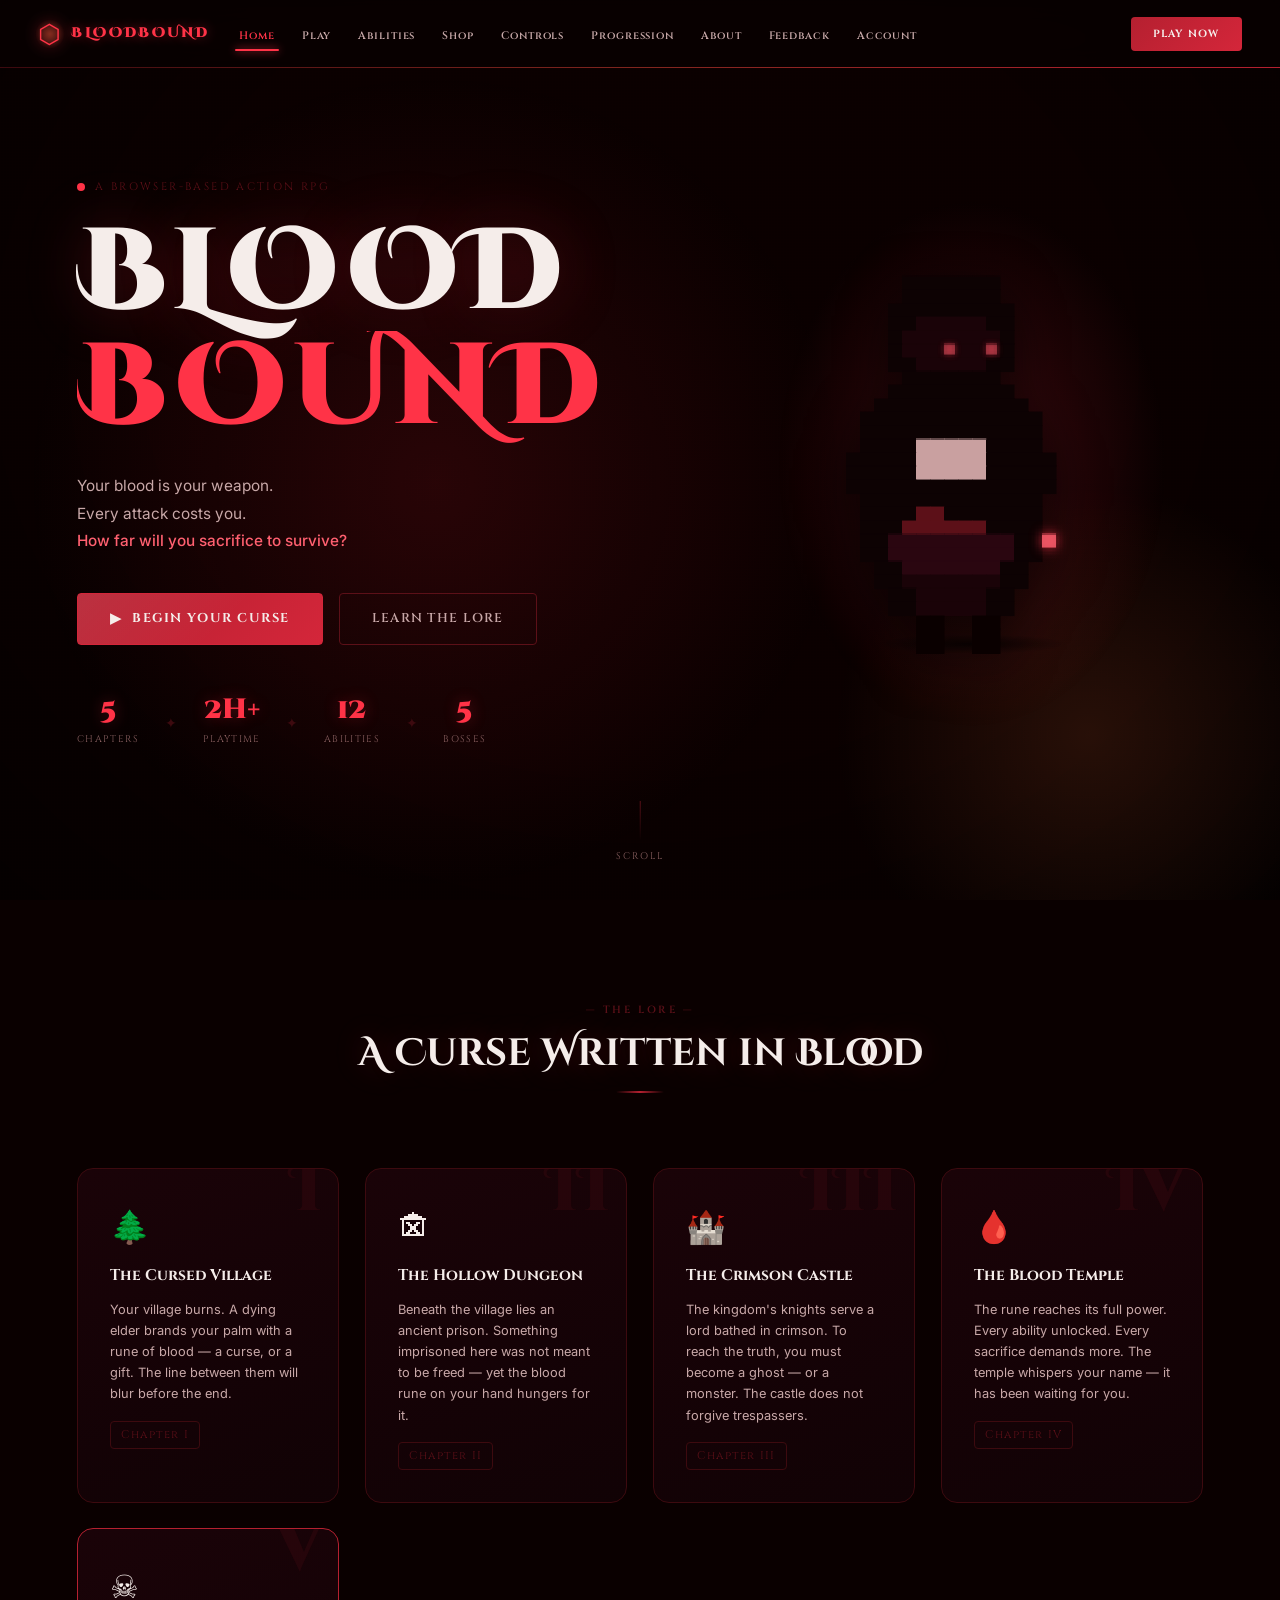
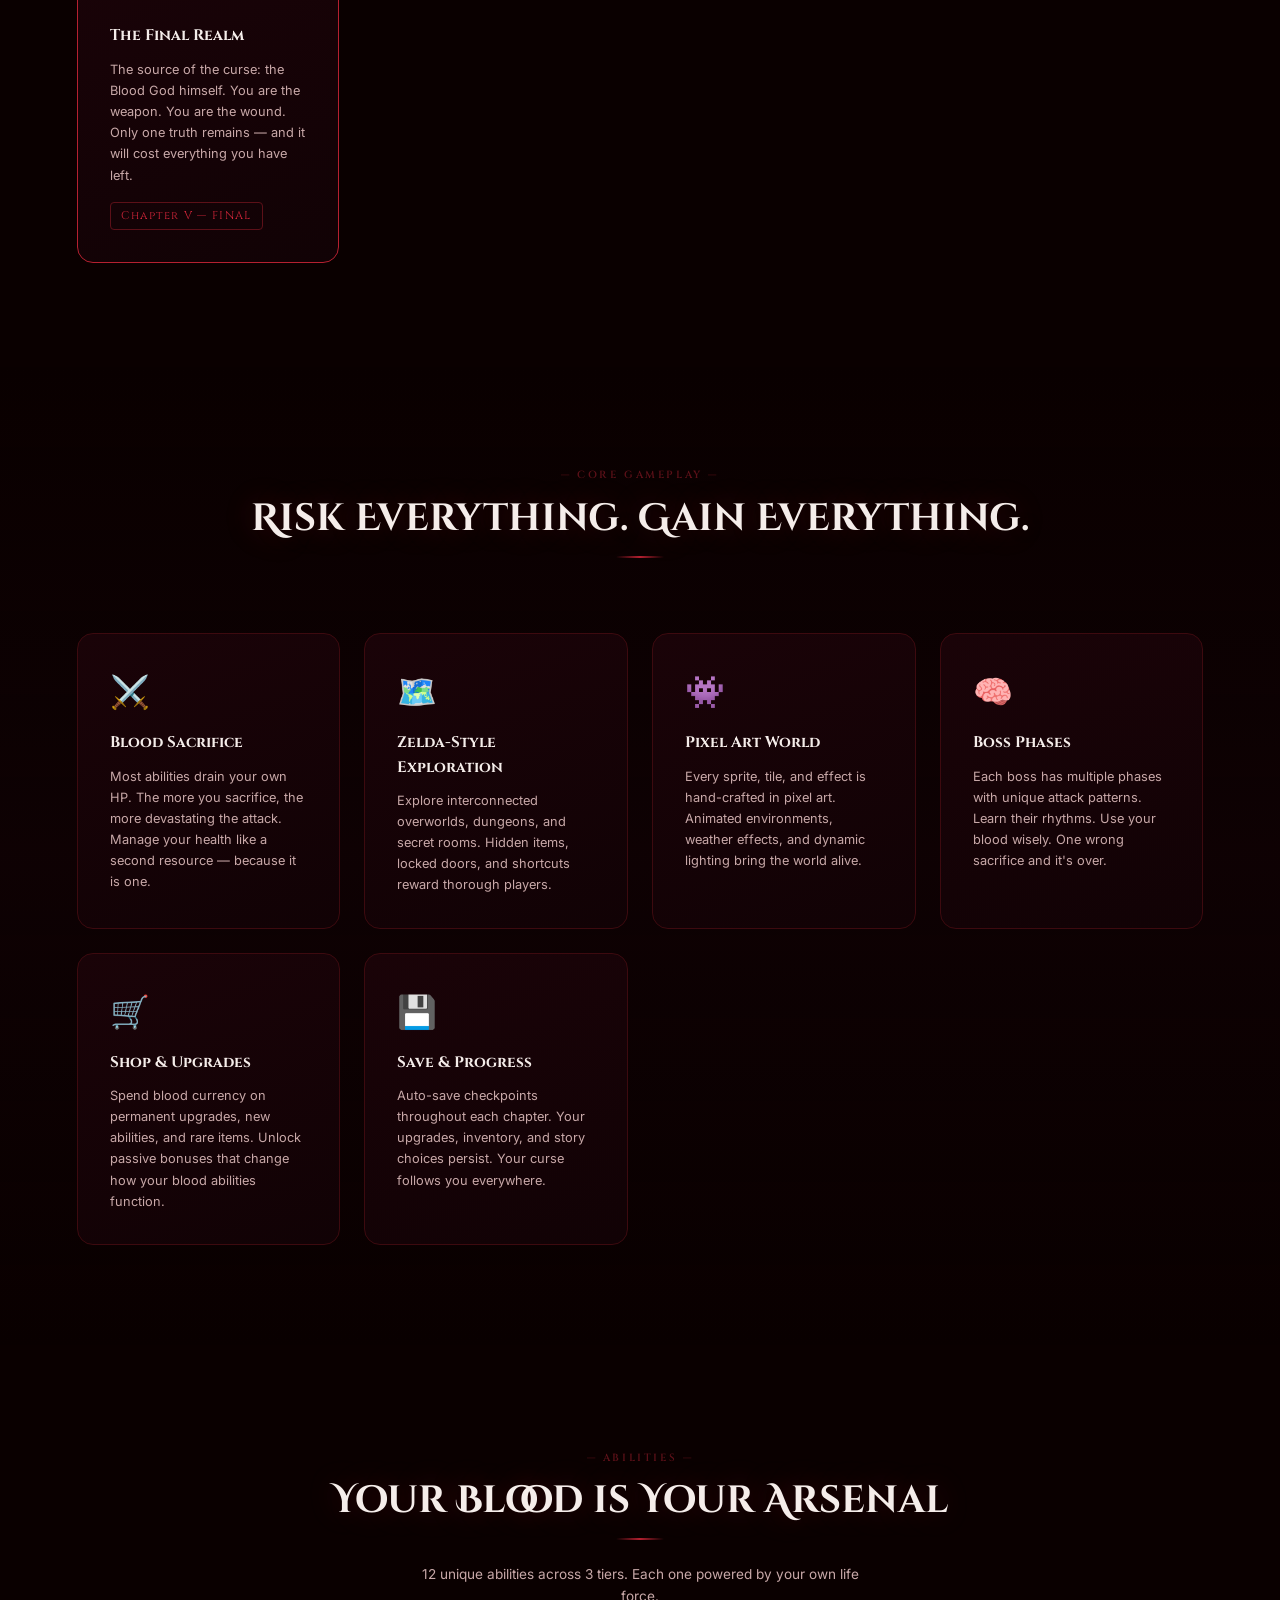
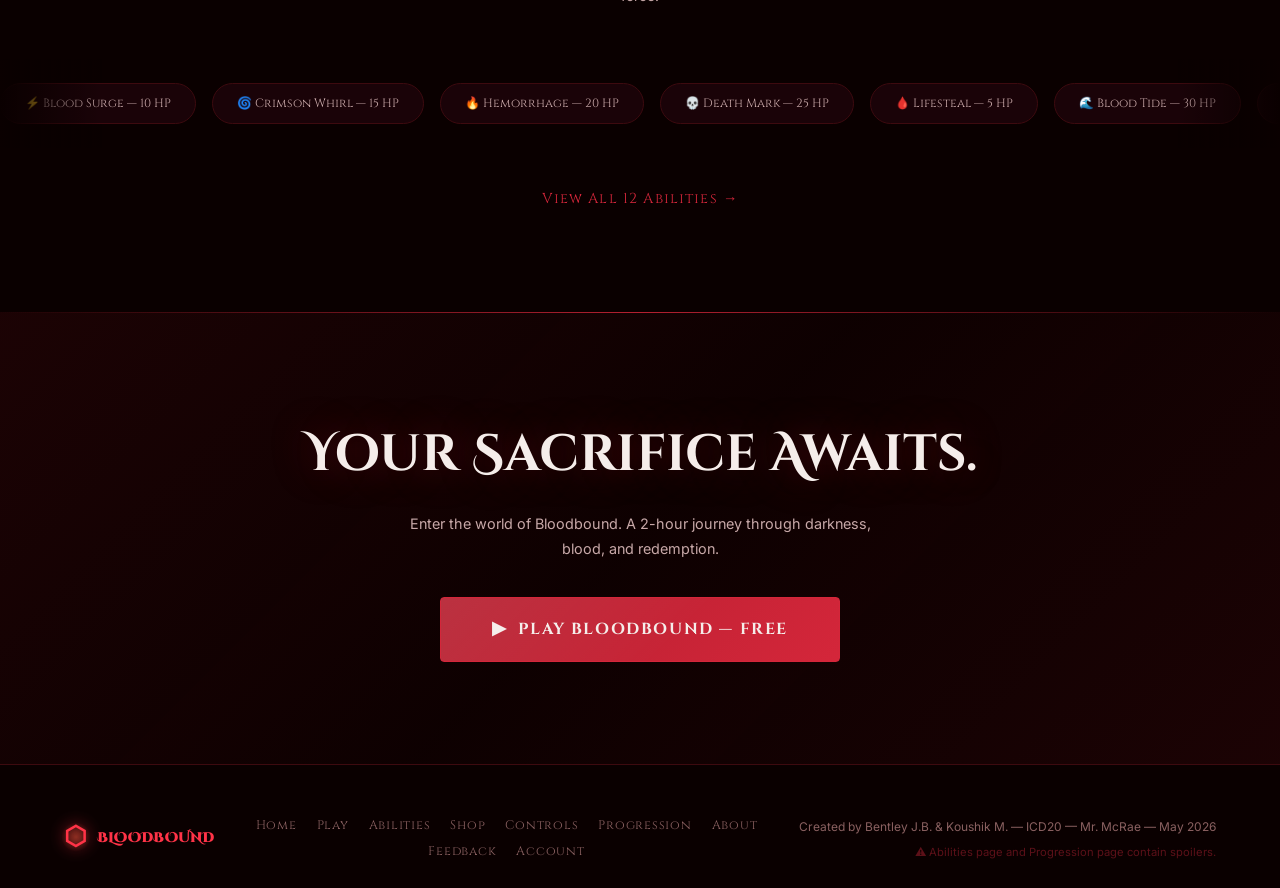
<file: index.html>
<!DOCTYPE html>
<html lang="en">
<head>
  <meta charset="UTF-8" />
  <meta name="viewport" content="width=device-width, initial-scale=1.0" />
  <title>Bloodbound — Sacrifice to Survive</title>
  <link rel="stylesheet" href="global.css" />
  <link rel="stylesheet" href="home.css" />
</head>
<body>

  <!-- ═══════════════════════════════════════════ ANIMATED BG CANVAS -->
  <canvas id="bg-canvas"></canvas>

  <!-- ═══════════════════════════════════════════ NAVBAR -->
  <nav class="navbar" id="navbar">
    <div class="nav-logo">
      <span class="logo-drop">⬡</span>
      <span class="logo-text">BLOODBOUND</span>
    </div>
    <ul class="nav-links">
      <li><a href="index.html" class="active">Home</a></li>
      <li><a href="game.html">Play</a></li>
      <li><a href="abilities.html">Abilities</a></li>
      <li><a href="shop.html">Shop</a></li>
      <li><a href="controls.html">Controls</a></li>
      <li><a href="progression.html">Progression</a></li>
      <li><a href="about.html">About</a></li>
      <li><a href="feedback.html">Feedback</a></li>
      <li><a href="auth.html">Account</a></li>
    </ul>
    <button class="nav-play-btn" onclick="window.location.href='game.html'">
      <span>PLAY NOW</span>
      <div class="btn-drip"></div>
    </button>
    <button class="hamburger" id="hamburger" aria-label="Menu">
      <span></span><span></span><span></span>
    </button>
  </nav>

  <!-- ═══════════════════════════════════════════ MOBILE NAV DRAWER -->
  <div class="mobile-drawer" id="mobile-drawer">
    <ul>
      <li><a href="index.html">Home</a></li>
      <li><a href="game.html">Play</a></li>
      <li><a href="abilities.html">Abilities</a></li>
      <li><a href="shop.html">Shop</a></li>
      <li><a href="controls.html">Controls</a></li>
      <li><a href="progression.html">Progression</a></li>
      <li><a href="about.html">About</a></li>
      <li><a href="feedback.html">Feedback</a></li>
      <li><a href="auth.html">Account</a></li>
    </ul>
  </div>

  <!-- ═══════════════════════════════════════════ HERO -->
  <section class="hero" id="hero">
    <div class="hero-content">
      <div class="hero-eyebrow">
        <span class="pulse-dot"></span>
        A BROWSER-BASED ACTION RPG
      </div>
      <h1 class="hero-title">
        <span class="title-line line-1">BLOOD</span>
        <span class="title-line line-2">BOUND</span>
      </h1>
      <p class="hero-subtitle">
        Your blood is your weapon.<br/>
        Every attack costs you.<br/>
        <em>How far will you sacrifice to survive?</em>
      </p>
      <div class="hero-cta">
        <button class="btn-primary" onclick="window.location.href='game.html'">
          <span class="btn-icon">▶</span> BEGIN YOUR CURSE
        </button>
        <button class="btn-secondary" onclick="document.getElementById('story').scrollIntoView({behavior:'smooth'})">
          LEARN THE LORE
        </button>
      </div>
      <div class="hero-stats">
        <div class="stat">
          <span class="stat-val">5</span>
          <span class="stat-label">Chapters</span>
        </div>
        <div class="stat-divider">✦</div>
        <div class="stat">
          <span class="stat-val">2h+</span>
          <span class="stat-label">Playtime</span>
        </div>
        <div class="stat-divider">✦</div>
        <div class="stat">
          <span class="stat-val">12</span>
          <span class="stat-label">Abilities</span>
        </div>
        <div class="stat-divider">✦</div>
        <div class="stat">
          <span class="stat-val">5</span>
          <span class="stat-label">Bosses</span>
        </div>
      </div>
    </div>

    <!-- Pixel art hero illustration (CSS drawn) -->
    <div class="hero-character">
      <div class="char-glow"></div>
      <canvas id="hero-sprite-canvas" width="200" height="280"></canvas>
      <div class="char-shadow"></div>
    </div>

    <div class="scroll-indicator">
      <div class="scroll-line"></div>
      <span>SCROLL</span>
    </div>
  </section>

  <!-- ═══════════════════════════════════════════ STORY TEASER -->
  <section class="story-section" id="story">
    <div class="section-eyebrow">— THE LORE —</div>
    <h2 class="section-title">A Curse Written in Blood</h2>

    <div class="story-grid">
      <div class="story-card" data-chapter="I">
        <div class="story-card-icon">🌲</div>
        <h3>The Cursed Village</h3>
        <p>Your village burns. A dying elder brands your palm with a rune of blood — a curse, or a gift. The line between them will blur before the end.</p>
        <span class="chapter-tag">Chapter I</span>
      </div>
      <div class="story-card" data-chapter="II">
        <div class="story-card-icon">🏚</div>
        <h3>The Hollow Dungeon</h3>
        <p>Beneath the village lies an ancient prison. Something imprisoned here was not meant to be freed — yet the blood rune on your hand hungers for it.</p>
        <span class="chapter-tag">Chapter II</span>
      </div>
      <div class="story-card" data-chapter="III">
        <div class="story-card-icon">🏰</div>
        <h3>The Crimson Castle</h3>
        <p>The kingdom's knights serve a lord bathed in crimson. To reach the truth, you must become a ghost — or a monster. The castle does not forgive trespassers.</p>
        <span class="chapter-tag">Chapter III</span>
      </div>
      <div class="story-card" data-chapter="IV">
        <div class="story-card-icon">🩸</div>
        <h3>The Blood Temple</h3>
        <p>The rune reaches its full power. Every ability unlocked. Every sacrifice demands more. The temple whispers your name — it has been waiting for you.</p>
        <span class="chapter-tag">Chapter IV</span>
      </div>
      <div class="story-card featured" data-chapter="V">
        <div class="story-card-icon">☠</div>
        <h3>The Final Realm</h3>
        <p>The source of the curse: the Blood God himself. You are the weapon. You are the wound. Only one truth remains — and it will cost everything you have left.</p>
        <span class="chapter-tag">Chapter V — FINAL</span>
      </div>
    </div>
  </section>

  <!-- ═══════════════════════════════════════════ MECHANICS -->
  <section class="mechanics-section" id="mechanics">
    <div class="section-eyebrow">— CORE GAMEPLAY —</div>
    <h2 class="section-title">Risk Everything. Gain Everything.</h2>

    <div class="mechanics-grid">
      <div class="mechanic-card">
        <div class="mech-icon">⚔️</div>
        <h3>Blood Sacrifice</h3>
        <p>Most abilities drain your own HP. The more you sacrifice, the more devastating the attack. Manage your health like a second resource — because it is one.</p>
      </div>
      <div class="mechanic-card">
        <div class="mech-icon">🗺️</div>
        <h3>Zelda-Style Exploration</h3>
        <p>Explore interconnected overworlds, dungeons, and secret rooms. Hidden items, locked doors, and shortcuts reward thorough players.</p>
      </div>
      <div class="mechanic-card">
        <div class="mech-icon">👾</div>
        <h3>Pixel Art World</h3>
        <p>Every sprite, tile, and effect is hand-crafted in pixel art. Animated environments, weather effects, and dynamic lighting bring the world alive.</p>
      </div>
      <div class="mechanic-card">
        <div class="mech-icon">🧠</div>
        <h3>Boss Phases</h3>
        <p>Each boss has multiple phases with unique attack patterns. Learn their rhythms. Use your blood wisely. One wrong sacrifice and it's over.</p>
      </div>
      <div class="mechanic-card">
        <div class="mech-icon">🛒</div>
        <h3>Shop & Upgrades</h3>
        <p>Spend blood currency on permanent upgrades, new abilities, and rare items. Unlock passive bonuses that change how your blood abilities function.</p>
      </div>
      <div class="mechanic-card">
        <div class="mech-icon">💾</div>
        <h3>Save & Progress</h3>
        <p>Auto-save checkpoints throughout each chapter. Your upgrades, inventory, and story choices persist. Your curse follows you everywhere.</p>
      </div>
    </div>
  </section>

  <!-- ═══════════════════════════════════════════ ABILITIES PREVIEW -->
  <section class="abilities-preview" id="abilities-preview">
    <div class="section-eyebrow">— ABILITIES —</div>
    <h2 class="section-title">Your Blood is Your Arsenal</h2>
    <p class="section-desc">12 unique abilities across 3 tiers. Each one powered by your own life force.</p>

    <div class="abilities-ticker">
      <div class="ticker-track">
        <div class="ability-pill">⚡ Blood Surge — 10 HP</div>
        <div class="ability-pill">🌀 Crimson Whirl — 15 HP</div>
        <div class="ability-pill">🔥 Hemorrhage — 20 HP</div>
        <div class="ability-pill">💀 Death Mark — 25 HP</div>
        <div class="ability-pill">🩸 Lifesteal — 5 HP</div>
        <div class="ability-pill">🌊 Blood Tide — 30 HP</div>
        <div class="ability-pill">⚡ Blood Surge — 10 HP</div>
        <div class="ability-pill">🌀 Crimson Whirl — 15 HP</div>
        <div class="ability-pill">🔥 Hemorrhage — 20 HP</div>
        <div class="ability-pill">💀 Death Mark — 25 HP</div>
        <div class="ability-pill">🩸 Lifesteal — 5 HP</div>
        <div class="ability-pill">🌊 Blood Tide — 30 HP</div>
      </div>
    </div>

    <a href="abilities.html" class="section-link">View All 12 Abilities →</a>
  </section>

  <!-- ═══════════════════════════════════════════ CTA BANNER -->
  <section class="cta-banner">
    <div class="cta-blood-drip" id="drip-container"></div>
    <h2>Your Sacrifice Awaits.</h2>
    <p>Enter the world of Bloodbound. A 2-hour journey through darkness, blood, and redemption.</p>
    <button class="btn-primary large" onclick="window.location.href='game.html'">
      <span class="btn-icon">▶</span> PLAY BLOODBOUND — FREE
    </button>
  </section>

  <!-- ═══════════════════════════════════════════ FOOTER -->
  <footer class="footer">
    <div class="footer-logo">
      <span class="logo-drop">⬡</span> BLOODBOUND
    </div>
    <div class="footer-links">
      <a href="index.html">Home</a>
      <a href="game.html">Play</a>
      <a href="abilities.html">Abilities</a>
      <a href="shop.html">Shop</a>
      <a href="controls.html">Controls</a>
      <a href="progression.html">Progression</a>
      <a href="about.html">About</a>
      <a href="feedback.html">Feedback</a>
      <a href="auth.html">Account</a>
    </div>
    <div class="footer-credits">
      <p>Created by Bentley J.B. & Koushik M. — ICD20 — Mr. McRae — May 2026</p>
      <p class="footer-disclaimer">⚠ Abilities page and Progression page contain spoilers.</p>
    </div>
  </footer>

  <script src="home.js"></script>
</body>
</html>
</file>
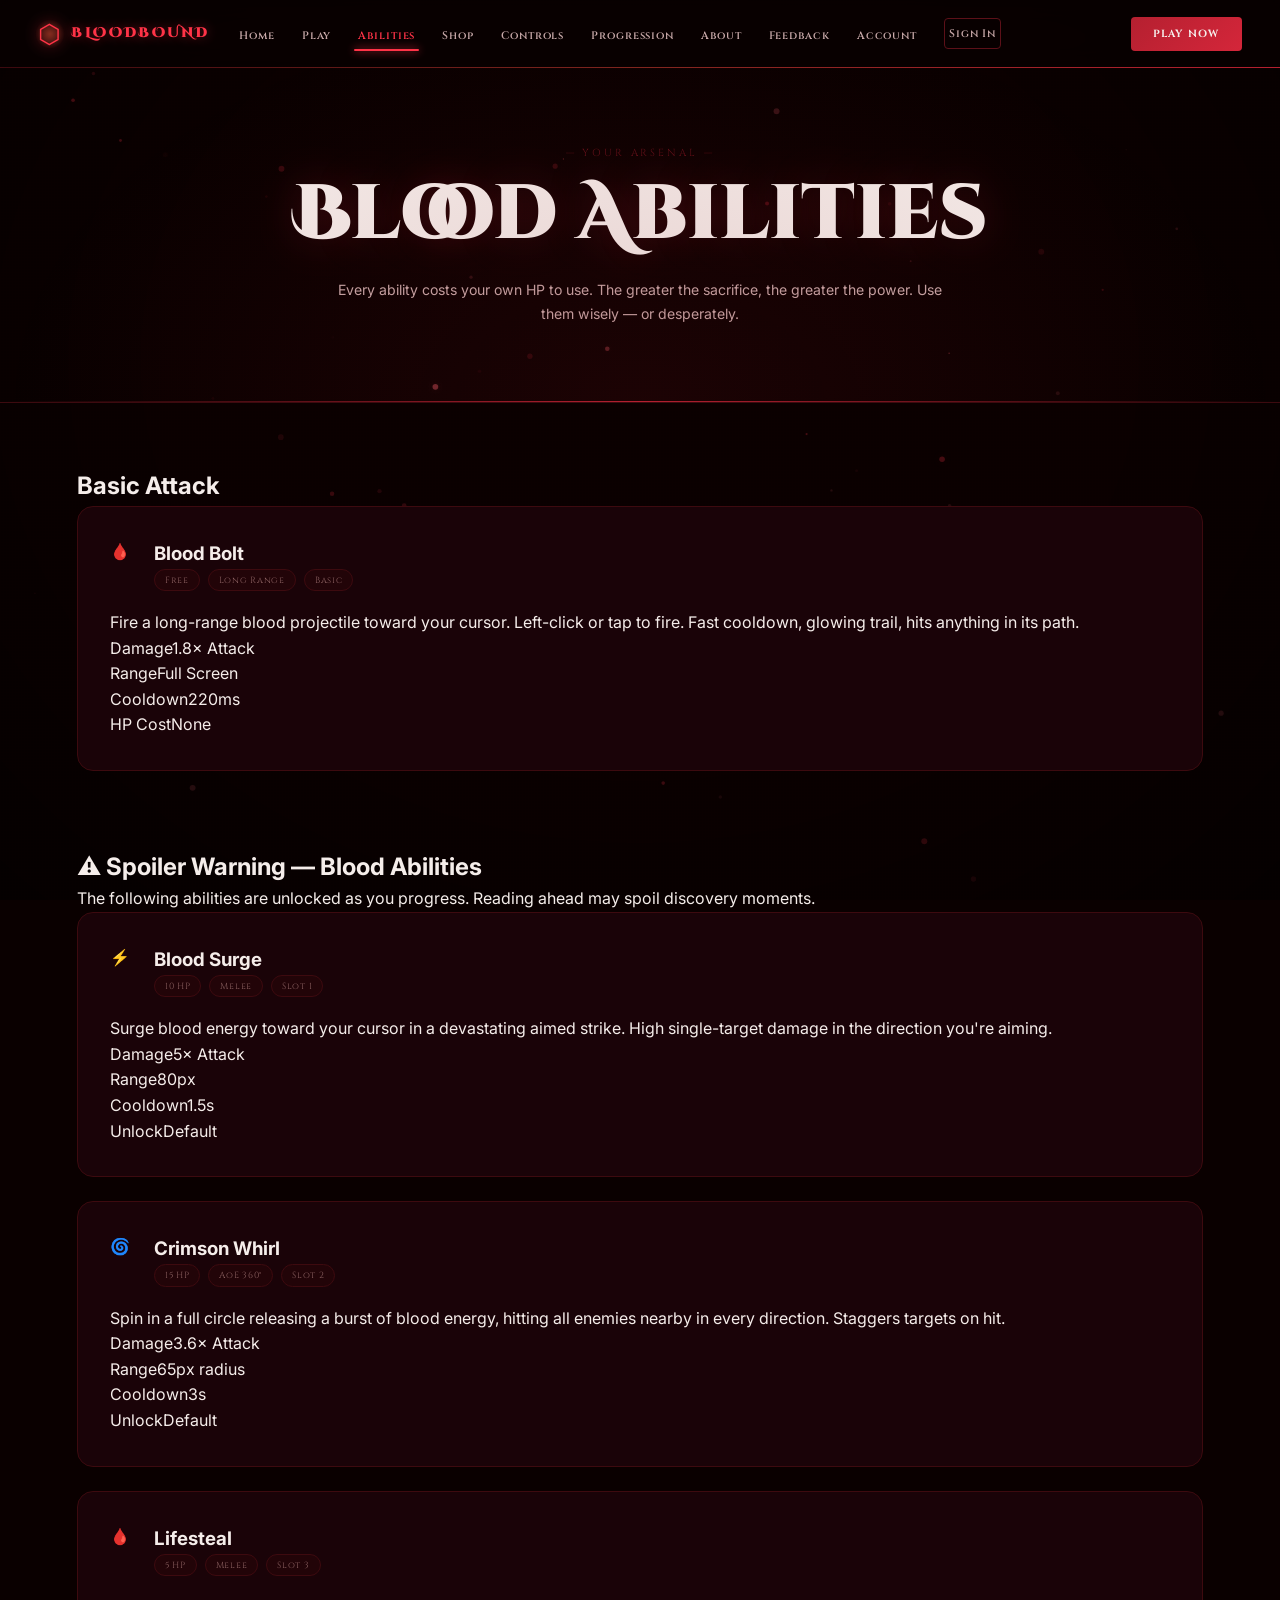
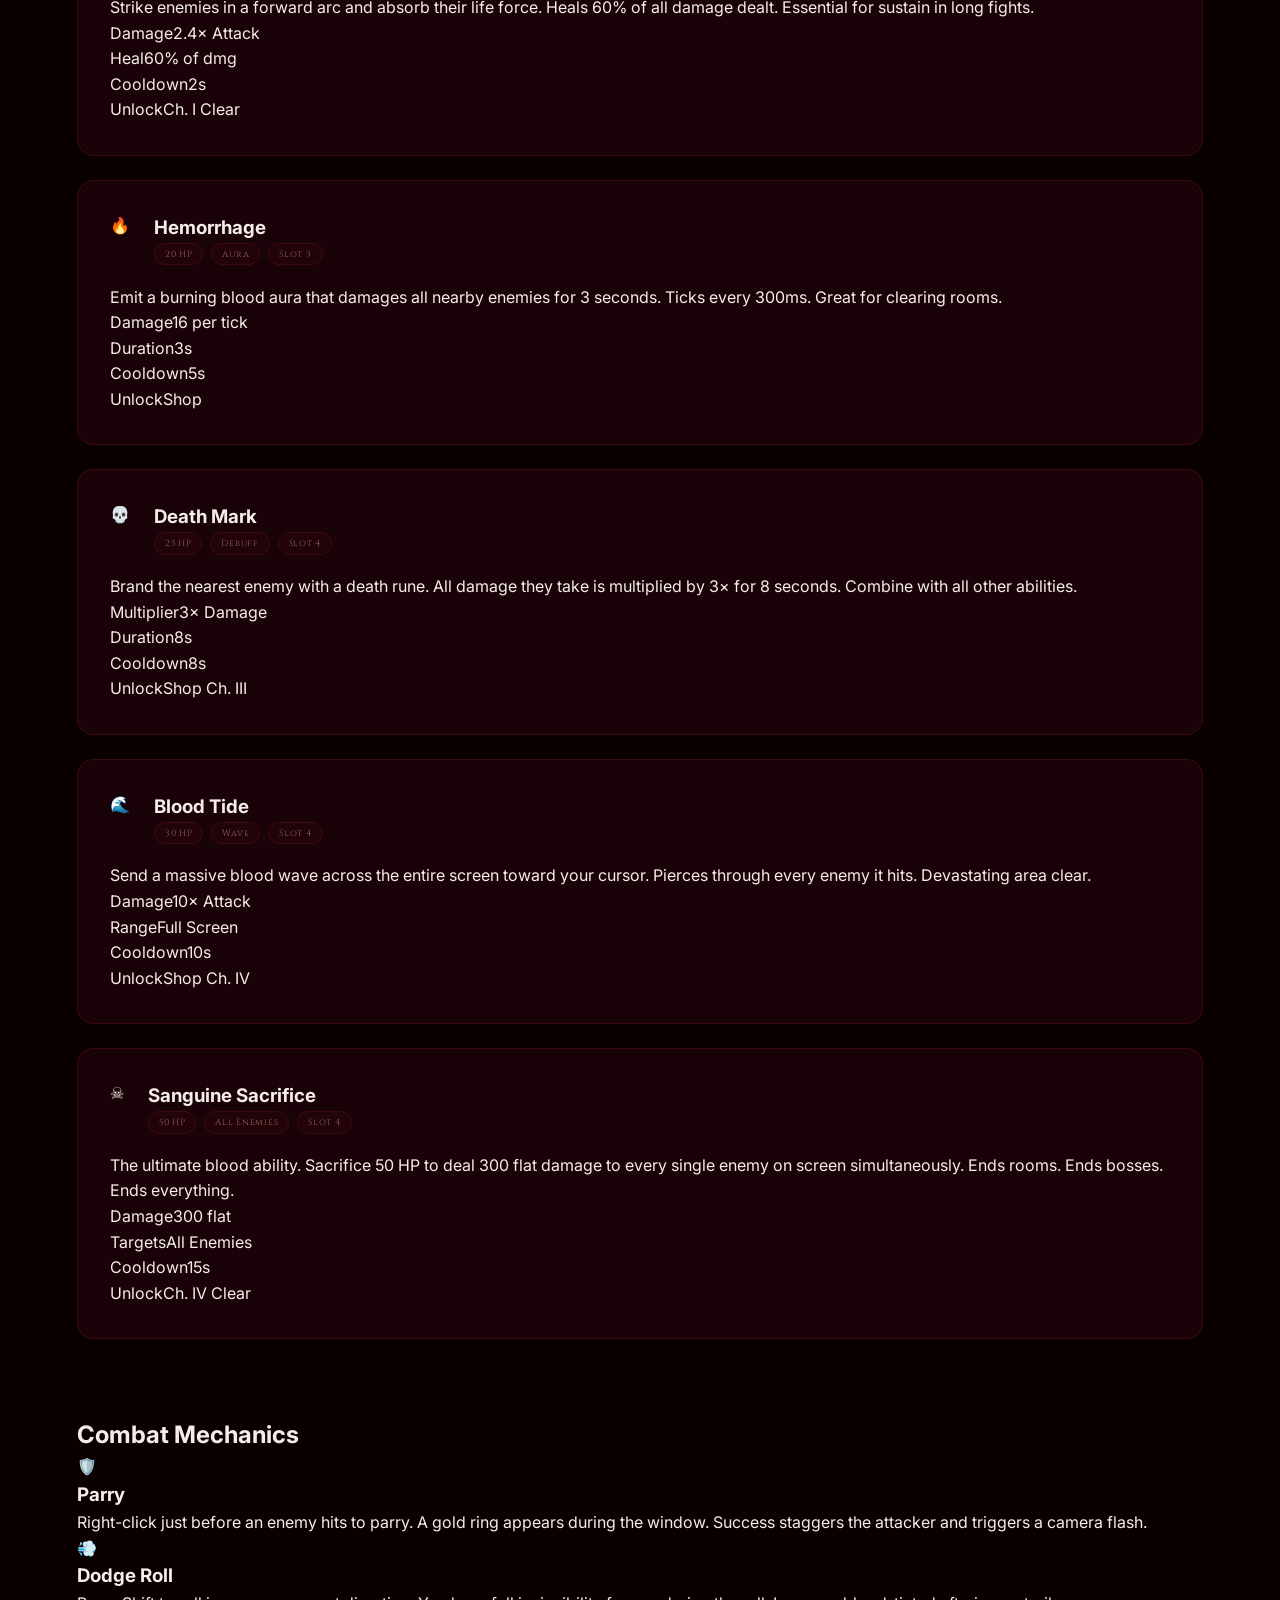
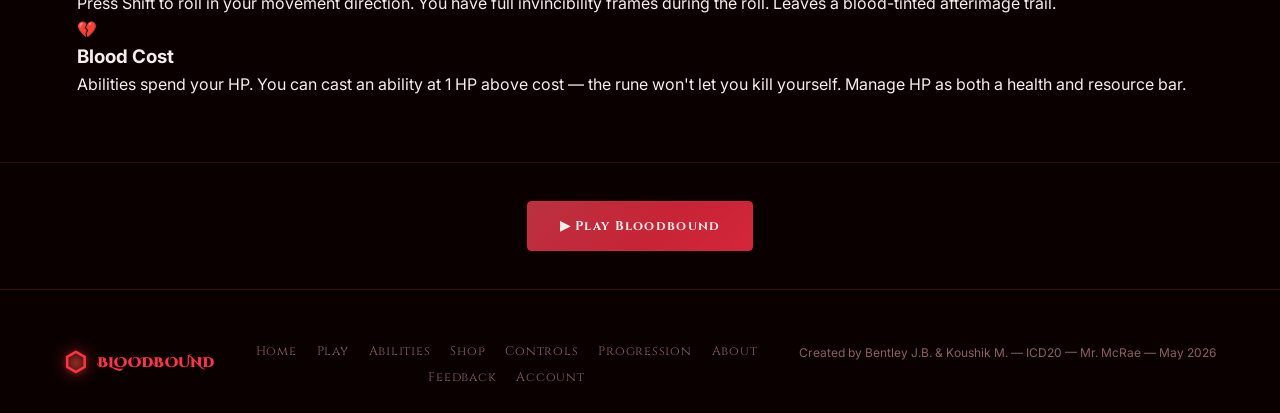
<file: abilities.html>
<!DOCTYPE html>
<html lang="en">
<head>
  <meta charset="UTF-8" />
  <meta name="viewport" content="width=device-width, initial-scale=1.0" />
  <title>Bloodbound — Abilities</title>
  <link rel="stylesheet" href="global.css" />
  <link rel="stylesheet" href="pages.css" />
</head>
<body class="page-body">
  <canvas id="bg-canvas"></canvas>
  <nav class="navbar" id="navbar">
    <div class="nav-logo" onclick="window.location.href='index.html'" style="cursor:pointer">
      <span class="logo-drop">⬡</span><span class="logo-text">BLOODBOUND</span>
    </div>
    <ul class="nav-links">
      <li><a href="index.html">Home</a></li>
      <li><a href="game.html">Play</a></li>
      <li><a href="abilities.html" class="active">Abilities</a></li>
      <li><a href="shop.html">Shop</a></li>
      <li><a href="controls.html">Controls</a></li>
      <li><a href="progression.html">Progression</a></li>
      <li><a href="about.html">About</a></li>
      <li><a href="feedback.html">Feedback</a></li>
      <li><a href="auth.html">Account</a></li>
    </ul>
    <button class="nav-play-btn" onclick="window.location.href='game.html'"><span>PLAY NOW</span></button>
    <button class="hamburger" id="hamburger"><span></span><span></span><span></span></button>
  </nav>
  <div class="mobile-drawer" id="mobile-drawer">
    <ul>
      <li><a href="index.html">Home</a></li>
      <li><a href="game.html">Play</a></li>
      <li><a href="abilities.html">Abilities</a></li>
      <li><a href="shop.html">Shop</a></li>
      <li><a href="controls.html">Controls</a></li>
      <li><a href="progression.html">Progression</a></li>

      <li><a href="about.html">About</a></li>
      <li><a href="feedback.html">Feedback</a></li>
      <li><a href="auth.html">Account</a></li>
    </ul>
  </div>

  <header class="page-hero">
    <div class="page-hero-eyebrow">— YOUR ARSENAL —</div>
    <h1 class="page-hero-title">Blood Abilities</h1>
    <p class="page-hero-desc">Every ability costs your own HP to use. The greater the sacrifice, the greater the power. Use them wisely — or desperately.</p>
  </header>

  <main class="page-main">
    <div class="page-section">
      <h2 class="page-section-title">Basic Attack</h2>
      <div class="ability-cards">
        <div class="ability-card featured">
          <div class="ability-card-header">
            <div class="ability-icon">🩸</div>
            <div class="ability-meta">
              <h3>Blood Bolt</h3>
              <div class="ability-tags">
                <span class="tag tag-free">Free</span>
                <span class="tag tag-ranged">Long Range</span>
                <span class="tag tag-basic">Basic</span>
              </div>
            </div>
          </div>
          <p>Fire a long-range blood projectile toward your cursor. Left-click or tap to fire. Fast cooldown, glowing trail, hits anything in its path.</p>
          <div class="ability-stats">
            <div class="stat-chip"><span>Damage</span><span>1.8× Attack</span></div>
            <div class="stat-chip"><span>Range</span><span>Full Screen</span></div>
            <div class="stat-chip"><span>Cooldown</span><span>220ms</span></div>
            <div class="stat-chip"><span>HP Cost</span><span>None</span></div>
          </div>
        </div>
      </div>
    </div>

    <div class="page-section">
      <h2 class="page-section-title">⚠ Spoiler Warning — Blood Abilities</h2>
      <p class="page-section-desc">The following abilities are unlocked as you progress. Reading ahead may spoil discovery moments.</p>
      <div class="ability-cards">

        <div class="ability-card">
          <div class="ability-card-header">
            <div class="ability-icon">⚡</div>
            <div class="ability-meta">
              <h3>Blood Surge</h3>
              <div class="ability-tags">
                <span class="tag tag-cost">10 HP</span>
                <span class="tag tag-melee">Melee</span>
                <span class="tag tag-slot">Slot 1</span>
              </div>
            </div>
          </div>
          <p>Surge blood energy toward your cursor in a devastating aimed strike. High single-target damage in the direction you're aiming.</p>
          <div class="ability-stats">
            <div class="stat-chip"><span>Damage</span><span>5× Attack</span></div>
            <div class="stat-chip"><span>Range</span><span>80px</span></div>
            <div class="stat-chip"><span>Cooldown</span><span>1.5s</span></div>
            <div class="stat-chip"><span>Unlock</span><span>Default</span></div>
          </div>
        </div>

        <div class="ability-card">
          <div class="ability-card-header">
            <div class="ability-icon">🌀</div>
            <div class="ability-meta">
              <h3>Crimson Whirl</h3>
              <div class="ability-tags">
                <span class="tag tag-cost">15 HP</span>
                <span class="tag tag-melee">AoE 360°</span>
                <span class="tag tag-slot">Slot 2</span>
              </div>
            </div>
          </div>
          <p>Spin in a full circle releasing a burst of blood energy, hitting all enemies nearby in every direction. Staggers targets on hit.</p>
          <div class="ability-stats">
            <div class="stat-chip"><span>Damage</span><span>3.6× Attack</span></div>
            <div class="stat-chip"><span>Range</span><span>65px radius</span></div>
            <div class="stat-chip"><span>Cooldown</span><span>3s</span></div>
            <div class="stat-chip"><span>Unlock</span><span>Default</span></div>
          </div>
        </div>

        <div class="ability-card">
          <div class="ability-card-header">
            <div class="ability-icon">🩸</div>
            <div class="ability-meta">
              <h3>Lifesteal</h3>
              <div class="ability-tags">
                <span class="tag tag-cost">5 HP</span>
                <span class="tag tag-melee">Melee</span>
                <span class="tag tag-slot">Slot 3</span>
              </div>
            </div>
          </div>
          <p>Strike enemies in a forward arc and absorb their life force. Heals 60% of all damage dealt. Essential for sustain in long fights.</p>
          <div class="ability-stats">
            <div class="stat-chip"><span>Damage</span><span>2.4× Attack</span></div>
            <div class="stat-chip"><span>Heal</span><span>60% of dmg</span></div>
            <div class="stat-chip"><span>Cooldown</span><span>2s</span></div>
            <div class="stat-chip"><span>Unlock</span><span>Ch. I Clear</span></div>
          </div>
        </div>

        <div class="ability-card">
          <div class="ability-card-header">
            <div class="ability-icon">🔥</div>
            <div class="ability-meta">
              <h3>Hemorrhage</h3>
              <div class="ability-tags">
                <span class="tag tag-cost">20 HP</span>
                <span class="tag tag-aura">Aura</span>
                <span class="tag tag-slot">Slot 3</span>
              </div>
            </div>
          </div>
          <p>Emit a burning blood aura that damages all nearby enemies for 3 seconds. Ticks every 300ms. Great for clearing rooms.</p>
          <div class="ability-stats">
            <div class="stat-chip"><span>Damage</span><span>16 per tick</span></div>
            <div class="stat-chip"><span>Duration</span><span>3s</span></div>
            <div class="stat-chip"><span>Cooldown</span><span>5s</span></div>
            <div class="stat-chip"><span>Unlock</span><span>Shop</span></div>
          </div>
        </div>

        <div class="ability-card">
          <div class="ability-card-header">
            <div class="ability-icon">💀</div>
            <div class="ability-meta">
              <h3>Death Mark</h3>
              <div class="ability-tags">
                <span class="tag tag-cost">25 HP</span>
                <span class="tag tag-debuff">Debuff</span>
                <span class="tag tag-slot">Slot 4</span>
              </div>
            </div>
          </div>
          <p>Brand the nearest enemy with a death rune. All damage they take is multiplied by 3× for 8 seconds. Combine with all other abilities.</p>
          <div class="ability-stats">
            <div class="stat-chip"><span>Multiplier</span><span>3× Damage</span></div>
            <div class="stat-chip"><span>Duration</span><span>8s</span></div>
            <div class="stat-chip"><span>Cooldown</span><span>8s</span></div>
            <div class="stat-chip"><span>Unlock</span><span>Shop Ch. III</span></div>
          </div>
        </div>

        <div class="ability-card">
          <div class="ability-card-header">
            <div class="ability-icon">🌊</div>
            <div class="ability-meta">
              <h3>Blood Tide</h3>
              <div class="ability-tags">
                <span class="tag tag-cost">30 HP</span>
                <span class="tag tag-ranged">Wave</span>
                <span class="tag tag-slot">Slot 4</span>
              </div>
            </div>
          </div>
          <p>Send a massive blood wave across the entire screen toward your cursor. Pierces through every enemy it hits. Devastating area clear.</p>
          <div class="ability-stats">
            <div class="stat-chip"><span>Damage</span><span>10× Attack</span></div>
            <div class="stat-chip"><span>Range</span><span>Full Screen</span></div>
            <div class="stat-chip"><span>Cooldown</span><span>10s</span></div>
            <div class="stat-chip"><span>Unlock</span><span>Shop Ch. IV</span></div>
          </div>
        </div>

        <div class="ability-card featured">
          <div class="ability-card-header">
            <div class="ability-icon">☠</div>
            <div class="ability-meta">
              <h3>Sanguine Sacrifice</h3>
              <div class="ability-tags">
                <span class="tag tag-cost">50 HP</span>
                <span class="tag tag-global">All Enemies</span>
                <span class="tag tag-slot">Slot 4</span>
              </div>
            </div>
          </div>
          <p>The ultimate blood ability. Sacrifice 50 HP to deal 300 flat damage to every single enemy on screen simultaneously. Ends rooms. Ends bosses. Ends everything.</p>
          <div class="ability-stats">
            <div class="stat-chip"><span>Damage</span><span>300 flat</span></div>
            <div class="stat-chip"><span>Targets</span><span>All Enemies</span></div>
            <div class="stat-chip"><span>Cooldown</span><span>15s</span></div>
            <div class="stat-chip"><span>Unlock</span><span>Ch. IV Clear</span></div>
          </div>
        </div>

      </div>
    </div>

    <div class="page-section">
      <h2 class="page-section-title">Combat Mechanics</h2>
      <div class="mechanic-grid">
        <div class="mechanic-item">
          <div class="mechanic-item-icon">🛡️</div>
          <h3>Parry</h3>
          <p>Right-click just before an enemy hits to parry. A gold ring appears during the window. Success staggers the attacker and triggers a camera flash.</p>
        </div>
        <div class="mechanic-item">
          <div class="mechanic-item-icon">💨</div>
          <h3>Dodge Roll</h3>
          <p>Press Shift to roll in your movement direction. You have full invincibility frames during the roll. Leaves a blood-tinted afterimage trail.</p>
        </div>
        <div class="mechanic-item">
          <div class="mechanic-item-icon">💔</div>
          <h3>Blood Cost</h3>
          <p>Abilities spend your HP. You can cast an ability at 1 HP above cost — the rune won't let you kill yourself. Manage HP as both a health and resource bar.</p>
        </div>
      </div>
    </div>
  </main>

  <div class="page-return">
    <button class="btn-primary" onclick="window.location.href='game.html'">▶ Play Bloodbound</button>
  </div>

  <footer class="footer">
    <div class="footer-logo"><span class="logo-drop">⬡</span> BLOODBOUND</div>
    <div class="footer-links">
      <a href="index.html">Home</a><a href="game.html">Play</a>
      <a href="abilities.html">Abilities</a><a href="shop.html">Shop</a>
      <a href="controls.html">Controls</a><a href="progression.html">Progression</a>
     <a href="about.html">About</a>
      <a href="feedback.html">Feedback</a><a href="auth.html">Account</a>
    </div>
    <div class="footer-credits"><p>Created by Bentley J.B. & Koushik M. — ICD20 — Mr. McRae — May 2026</p></div>
  </footer>

  <script src="storage.js"></script>
  <script src="pages.js"></script>
</body>
</html>
</file>
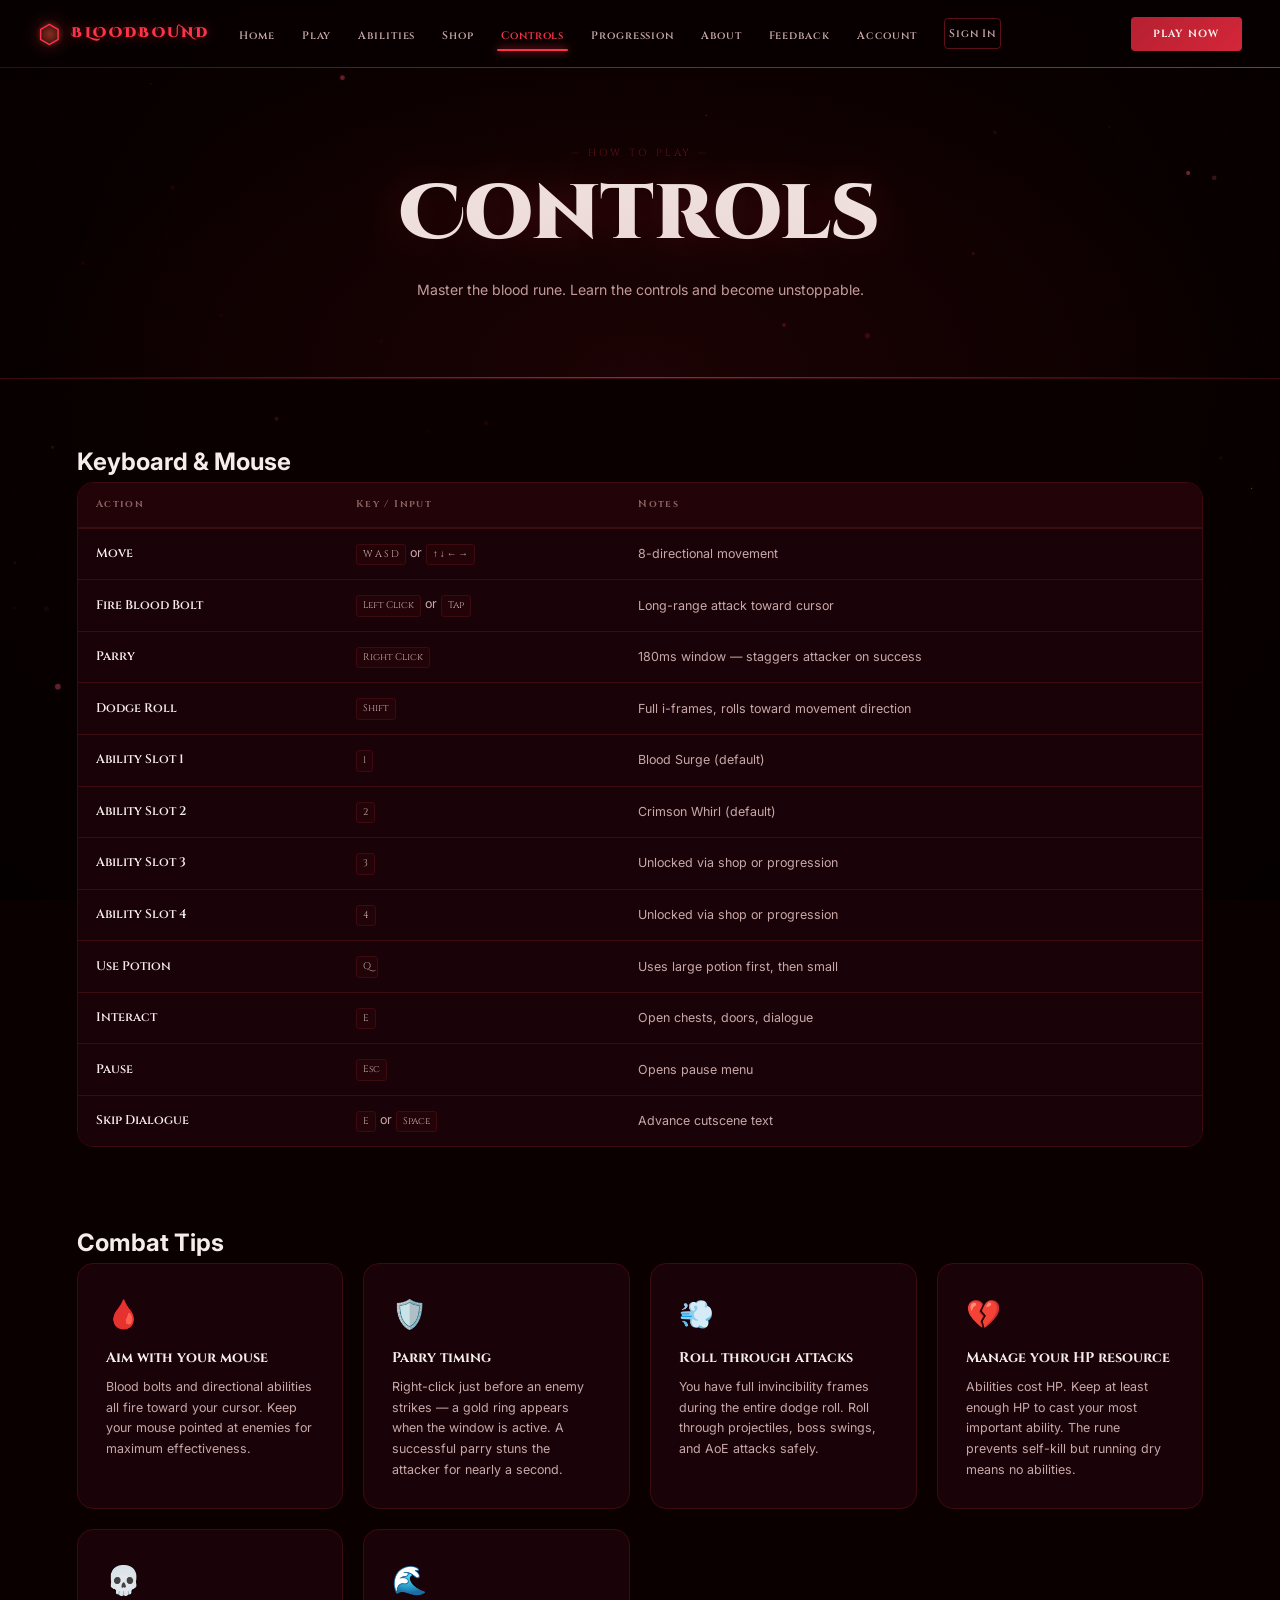
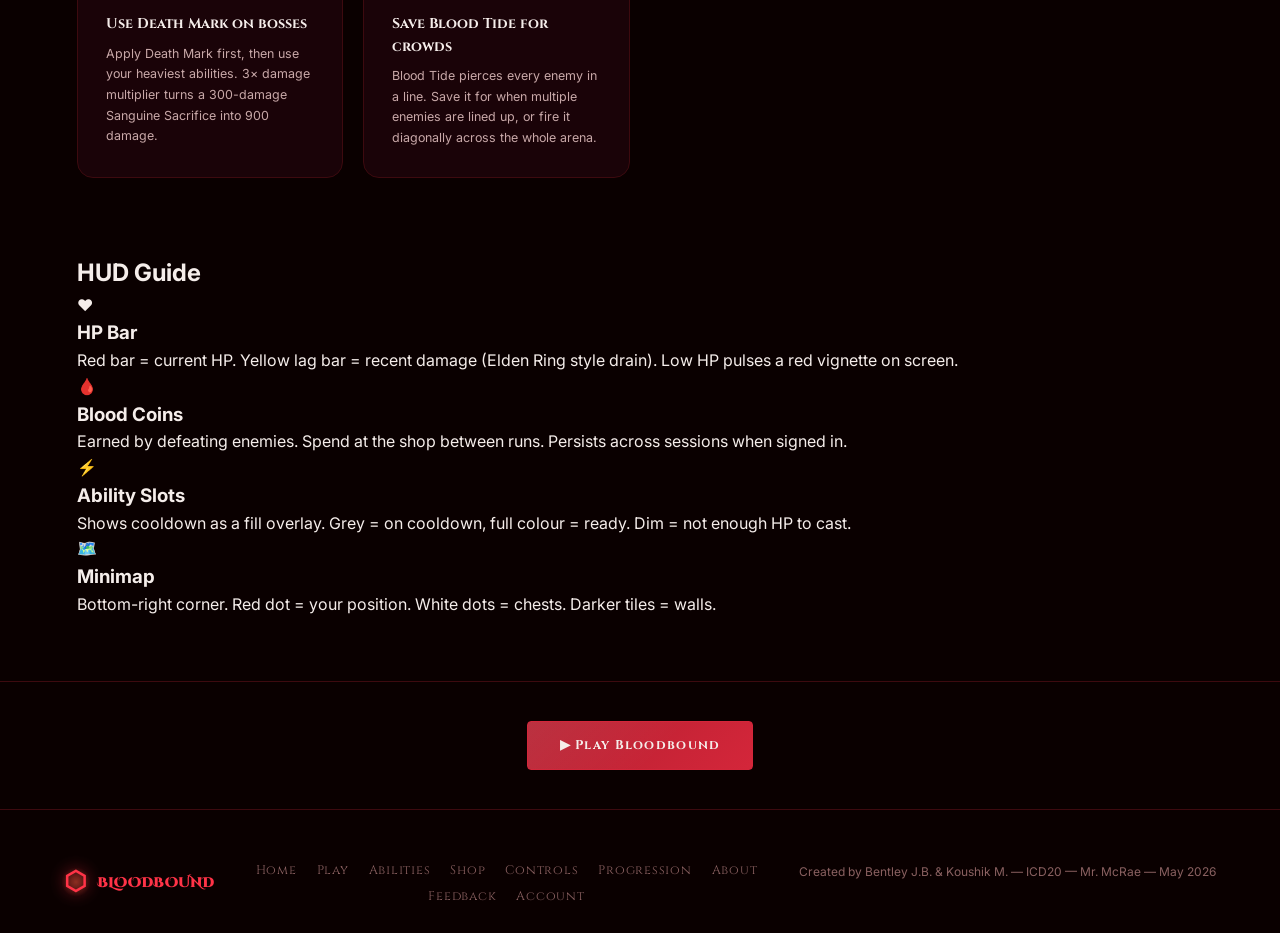
<file: controls.html>
<!DOCTYPE html>
<html lang="en">
<head>
  <meta charset="UTF-8" />
  <meta name="viewport" content="width=device-width, initial-scale=1.0" />
  <title>Bloodbound — Controls</title>
  <link rel="stylesheet" href="global.css" />
  <link rel="stylesheet" href="pages.css" />
</head>
<body class="page-body">
  <canvas id="bg-canvas"></canvas>
  <nav class="navbar" id="navbar">
    <div class="nav-logo" onclick="window.location.href='index.html'" style="cursor:pointer">
      <span class="logo-drop">⬡</span><span class="logo-text">BLOODBOUND</span>
    </div>
    <ul class="nav-links">
      <li><a href="index.html">Home</a></li>
      <li><a href="game.html">Play</a></li>
      <li><a href="abilities.html">Abilities</a></li>
      <li><a href="shop.html">Shop</a></li>
      <li><a href="controls.html" class="active">Controls</a></li>
      <li><a href="progression.html">Progression</a></li>
      <li><a href="about.html">About</a></li>
      <li><a href="feedback.html">Feedback</a></li>
      <li><a href="auth.html">Account</a></li>
    </ul>
    <button class="nav-play-btn" onclick="window.location.href='game.html'"><span>PLAY NOW</span></button>
    <button class="hamburger" id="hamburger"><span></span><span></span><span></span></button>
  </nav>
  <div class="mobile-drawer" id="mobile-drawer">
    <ul>
      <li><a href="index.html">Home</a></li>
      <li><a href="game.html">Play</a></li>
      <li><a href="abilities.html">Abilities</a></li>
      <li><a href="shop.html">Shop</a></li>
      <li><a href="controls.html">Controls</a></li>
      <li><a href="progression.html">Progression</a></li>
      <li><a href="about.html">About</a></li>
      <li><a href="feedback.html">Feedback</a></li>
      <li><a href="auth.html">Account</a></li>
    </ul>
  </div>

  <header class="page-hero">
    <div class="page-hero-eyebrow">— HOW TO PLAY —</div>
    <h1 class="page-hero-title">Controls</h1>
    <p class="page-hero-desc">Master the blood rune. Learn the controls and become unstoppable.</p>
  </header>

  <main class="page-main">

    <div class="page-section">
      <h2 class="page-section-title">Keyboard & Mouse</h2>
      <div class="controls-table-wrap">
        <table class="controls-table">
          <thead><tr><th>Action</th><th>Key / Input</th><th>Notes</th></tr></thead>
          <tbody>
            <tr><td>Move</td><td><kbd>W A S D</kbd> or <kbd>↑ ↓ ← →</kbd></td><td>8-directional movement</td></tr>
            <tr><td>Fire Blood Bolt</td><td><kbd>Left Click</kbd> or <kbd>Tap</kbd></td><td>Long-range attack toward cursor</td></tr>
            <tr><td>Parry</td><td><kbd>Right Click</kbd></td><td>180ms window — staggers attacker on success</td></tr>
            <tr><td>Dodge Roll</td><td><kbd>Shift</kbd></td><td>Full i-frames, rolls toward movement direction</td></tr>
            <tr><td>Ability Slot 1</td><td><kbd>1</kbd></td><td>Blood Surge (default)</td></tr>
            <tr><td>Ability Slot 2</td><td><kbd>2</kbd></td><td>Crimson Whirl (default)</td></tr>
            <tr><td>Ability Slot 3</td><td><kbd>3</kbd></td><td>Unlocked via shop or progression</td></tr>
            <tr><td>Ability Slot 4</td><td><kbd>4</kbd></td><td>Unlocked via shop or progression</td></tr>
            <tr><td>Use Potion</td><td><kbd>Q</kbd></td><td>Uses large potion first, then small</td></tr>
            <tr><td>Interact</td><td><kbd>E</kbd></td><td>Open chests, doors, dialogue</td></tr>
            <tr><td>Pause</td><td><kbd>Esc</kbd></td><td>Opens pause menu</td></tr>
            <tr><td>Skip Dialogue</td><td><kbd>E</kbd> or <kbd>Space</kbd></td><td>Advance cutscene text</td></tr>
          </tbody>
        </table>
      </div>
    </div>

    <div class="page-section">
      <h2 class="page-section-title">Combat Tips</h2>
      <div class="tips-grid">
        <div class="tip-card">
          <div class="tip-icon">🩸</div>
          <h3>Aim with your mouse</h3>
          <p>Blood bolts and directional abilities all fire toward your cursor. Keep your mouse pointed at enemies for maximum effectiveness.</p>
        </div>
        <div class="tip-card">
          <div class="tip-icon">🛡️</div>
          <h3>Parry timing</h3>
          <p>Right-click just before an enemy strikes — a gold ring appears when the window is active. A successful parry stuns the attacker for nearly a second.</p>
        </div>
        <div class="tip-card">
          <div class="tip-icon">💨</div>
          <h3>Roll through attacks</h3>
          <p>You have full invincibility frames during the entire dodge roll. Roll through projectiles, boss swings, and AoE attacks safely.</p>
        </div>
        <div class="tip-card">
          <div class="tip-icon">💔</div>
          <h3>Manage your HP resource</h3>
          <p>Abilities cost HP. Keep at least enough HP to cast your most important ability. The rune prevents self-kill but running dry means no abilities.</p>
        </div>
        <div class="tip-card">
          <div class="tip-icon">💀</div>
          <h3>Use Death Mark on bosses</h3>
          <p>Apply Death Mark first, then use your heaviest abilities. 3× damage multiplier turns a 300-damage Sanguine Sacrifice into 900 damage.</p>
        </div>
        <div class="tip-card">
          <div class="tip-icon">🌊</div>
          <h3>Save Blood Tide for crowds</h3>
          <p>Blood Tide pierces every enemy in a line. Save it for when multiple enemies are lined up, or fire it diagonally across the whole arena.</p>
        </div>
      </div>
    </div>

    <div class="page-section">
      <h2 class="page-section-title">HUD Guide</h2>
      <div class="hud-guide-grid">
        <div class="hud-item"><div class="hud-item-icon">❤️</div><div><h3>HP Bar</h3><p>Red bar = current HP. Yellow lag bar = recent damage (Elden Ring style drain). Low HP pulses a red vignette on screen.</p></div></div>
        <div class="hud-item"><div class="hud-item-icon">🩸</div><div><h3>Blood Coins</h3><p>Earned by defeating enemies. Spend at the shop between runs. Persists across sessions when signed in.</p></div></div>
        <div class="hud-item"><div class="hud-item-icon">⚡</div><div><h3>Ability Slots</h3><p>Shows cooldown as a fill overlay. Grey = on cooldown, full colour = ready. Dim = not enough HP to cast.</p></div></div>
        <div class="hud-item"><div class="hud-item-icon">🗺️</div><div><h3>Minimap</h3><p>Bottom-right corner. Red dot = your position. White dots = chests. Darker tiles = walls.</p></div></div>
      </div>
    </div>

  </main>

  <div class="page-return">
    <button class="btn-primary" onclick="window.location.href='game.html'">▶ Play Bloodbound</button>
  </div>

  <footer class="footer">
    <div class="footer-logo"><span class="logo-drop">⬡</span> BLOODBOUND</div>
    <div class="footer-links">
      <a href="index.html">Home</a><a href="game.html">Play</a>
      <a href="abilities.html">Abilities</a><a href="shop.html">Shop</a>
      <a href="controls.html">Controls</a><a href="progression.html">Progression</a>
      <a href="about.html">About</a>
      <a href="feedback.html">Feedback</a><a href="auth.html">Account</a>
    </div>
    <div class="footer-credits"><p>Created by Bentley J.B. & Koushik M. — ICD20 — Mr. McRae — May 2026</p></div>
  </footer>

  <script src="storage.js"></script>
  <script src="pages.js"></script>
</body>
</html>
</file>
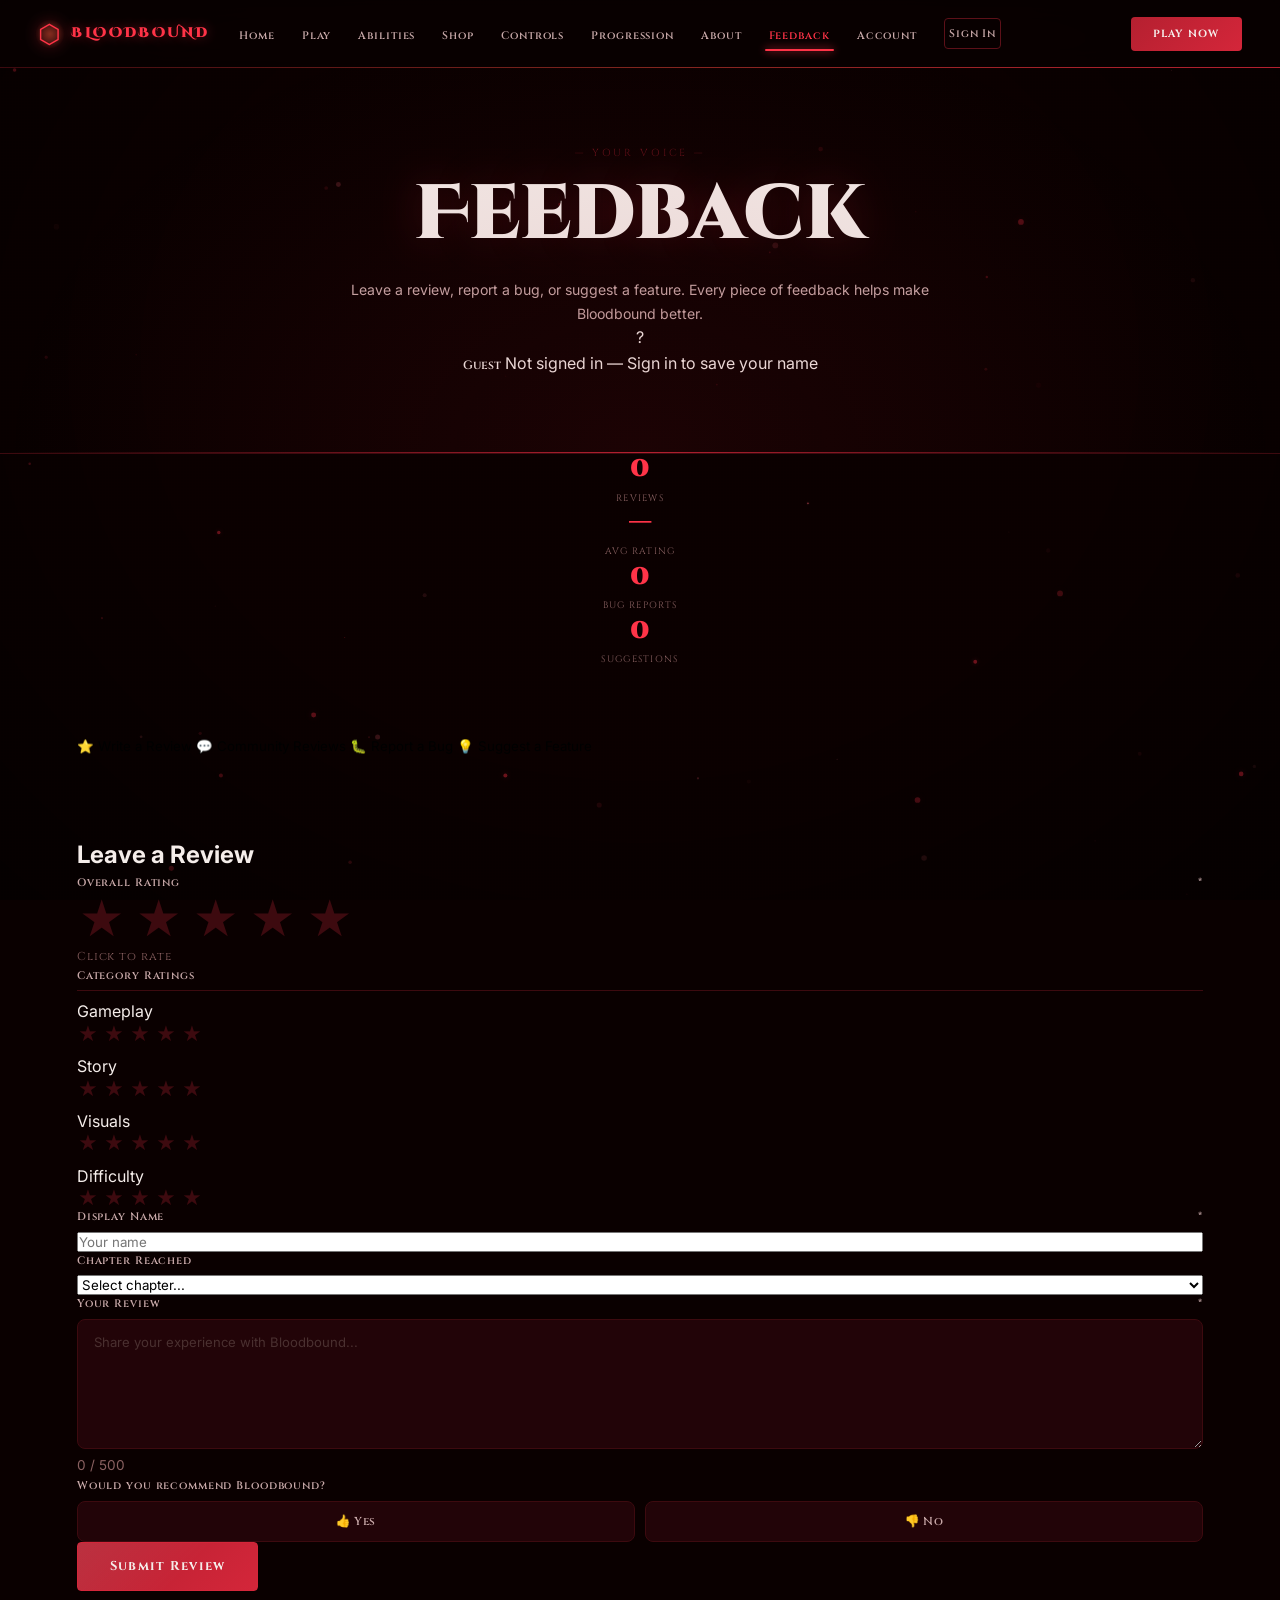
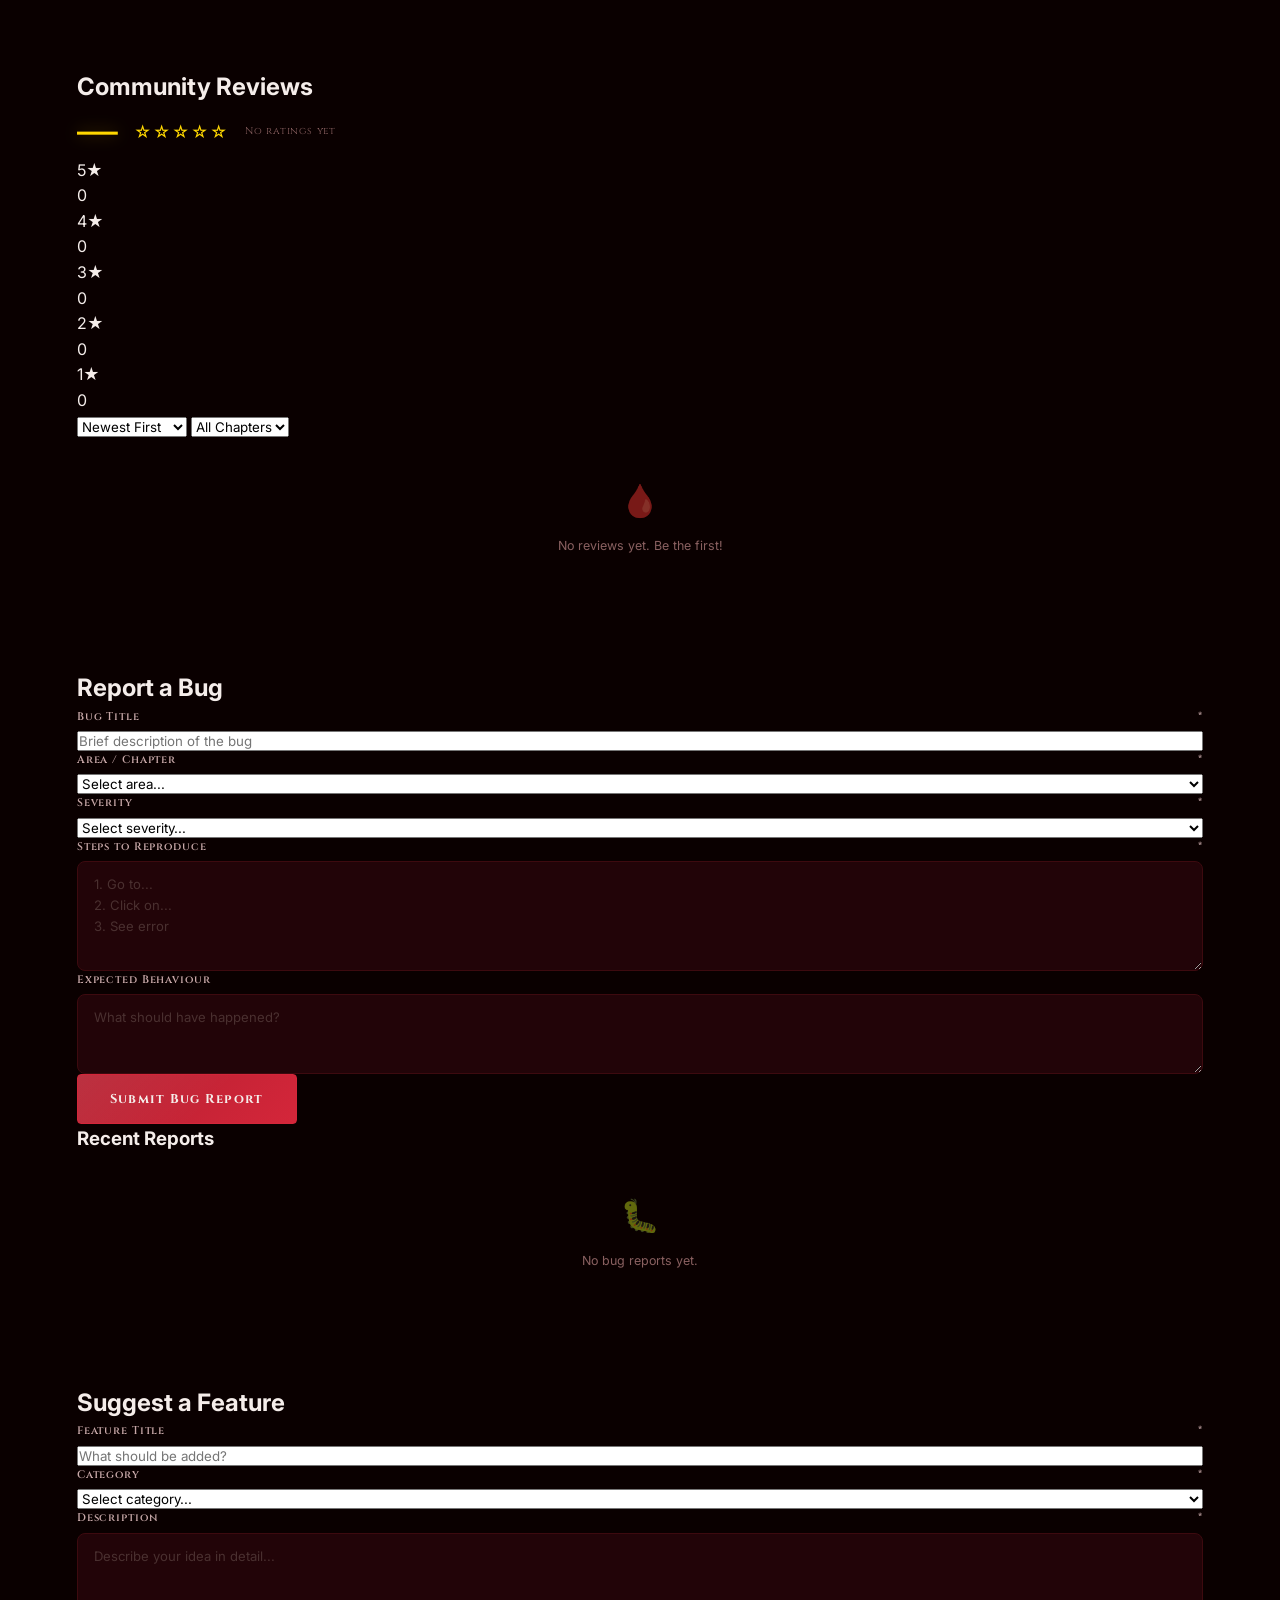
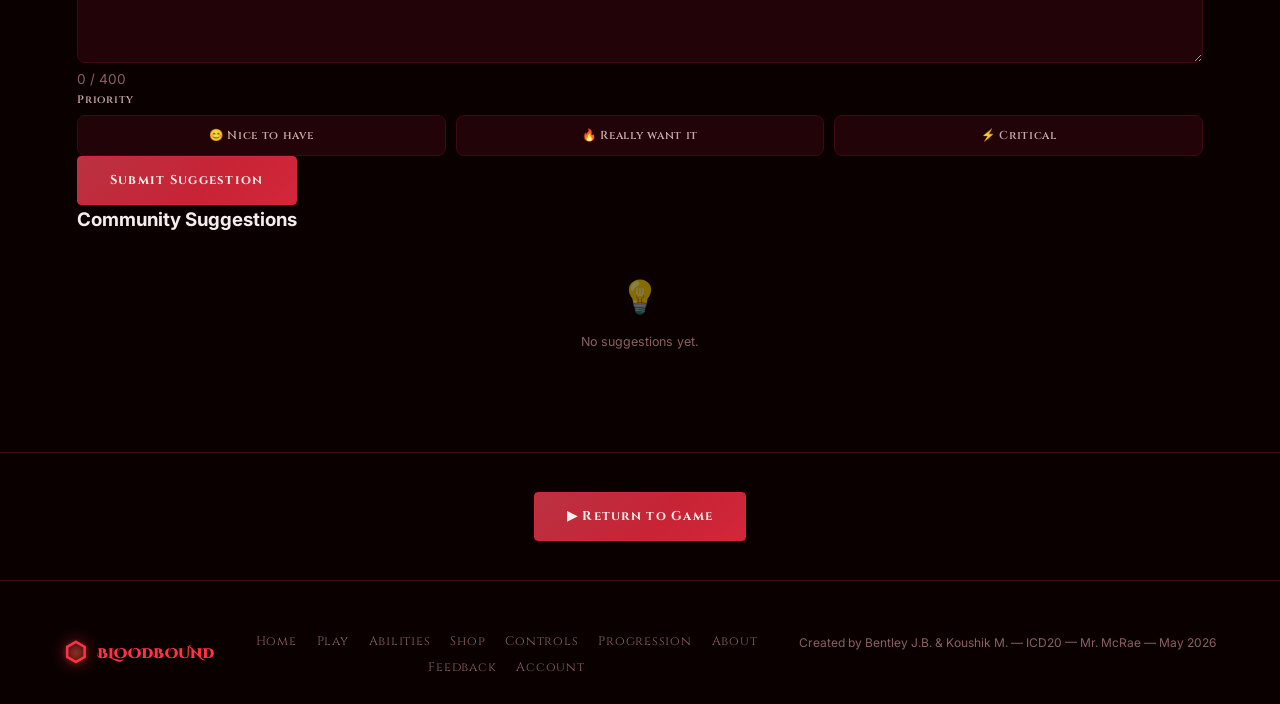
<file: feedback.html>
<!DOCTYPE html>
<html lang="en">
<head>
  <meta charset="UTF-8" />
  <meta name="viewport" content="width=device-width, initial-scale=1.0" />
  <title>Bloodbound — Feedback</title>
  <link rel="stylesheet" href="global.css" />
  <link rel="stylesheet" href="pages.css" />
  <link rel="stylesheet" href="feedback.css" />
</head>
<body class="page-body">
  <canvas id="bg-canvas"></canvas>
  <nav class="navbar" id="navbar">
    <div class="nav-logo" onclick="window.location.href='index.html'" style="cursor:pointer">
      <span class="logo-drop">⬡</span><span class="logo-text">BLOODBOUND</span>
    </div>
    <ul class="nav-links">
      <li><a href="index.html">Home</a></li>
      <li><a href="game.html">Play</a></li>
      <li><a href="abilities.html">Abilities</a></li>
      <li><a href="shop.html">Shop</a></li>
      <li><a href="controls.html">Controls</a></li>
      <li><a href="progression.html">Progression</a></li>
      <li><a href="about.html">About</a></li>
      <li><a href="feedback.html" class="active">Feedback</a></li>
      <li><a href="auth.html">Account</a></li>
    </ul>
    <button class="nav-play-btn" onclick="window.location.href='game.html'"><span>PLAY NOW</span></button>
    <button class="hamburger" id="hamburger"><span></span><span></span><span></span></button>
  </nav>
  <div class="mobile-drawer" id="mobile-drawer">
    <ul>
      <li><a href="index.html">Home</a></li>
      <li><a href="game.html">Play</a></li>
      <li><a href="abilities.html">Abilities</a></li>
      <li><a href="shop.html">Shop</a></li>
      <li><a href="controls.html">Controls</a></li>
      <li><a href="progression.html">Progression</a></li>
      <li><a href="about.html">About</a></li>
      <li><a href="feedback.html">Feedback</a></li>
      <li><a href="auth.html">Account</a></li>
    </ul>
  </div>

  <header class="page-hero">
    <div class="page-hero-eyebrow">— YOUR VOICE —</div>
    <h1 class="page-hero-title">Feedback</h1>
    <p class="page-hero-desc">Leave a review, report a bug, or suggest a feature. Every piece of feedback helps make Bloodbound better.</p>
    <div class="fb-user-badge" id="fb-user-badge">
      <div class="fb-avatar" id="fb-avatar">?</div>
      <div class="fb-user-info">
        <span class="fb-username" id="fb-username">Guest</span>
        <span class="fb-status" id="fb-status">Not signed in — <a href="auth.html">Sign in</a> to save your name</span>
      </div>
    </div>
  </header>

  <!-- Stats bar -->
  <div class="fb-stats-bar">
    <div class="fb-stat"><span class="fb-stat-val" id="stat-total">0</span><span class="fb-stat-label">Reviews</span></div>
    <div class="fb-stat"><span class="fb-stat-val" id="stat-avg">—</span><span class="fb-stat-label">Avg Rating</span></div>
    <div class="fb-stat"><span class="fb-stat-val" id="stat-bugs">0</span><span class="fb-stat-label">Bug Reports</span></div>
    <div class="fb-stat"><span class="fb-stat-val" id="stat-suggestions">0</span><span class="fb-stat-label">Suggestions</span></div>
  </div>

  <main class="page-main fb-main">
    <div class="fb-tabs">
      <button class="fb-tab active" onclick="switchFbTab('review',this)">⭐ Write a Review</button>
      <button class="fb-tab" onclick="switchFbTab('community',this)">💬 Community Reviews</button>
      <button class="fb-tab" onclick="switchFbTab('bug',this)">🐛 Report a Bug</button>
      <button class="fb-tab" onclick="switchFbTab('suggest',this)">💡 Suggest a Feature</button>
    </div>

    <!-- REVIEW FORM -->
    <section class="fb-section active" id="section-review">
      <h2 class="fb-section-title">Leave a Review</h2>
      <form id="review-form" onsubmit="submitReview(event)">
        <div class="form-group">
          <label>Overall Rating <span class="required">*</span></label>
          <div class="star-rating" id="star-rating">
            <span class="star" data-val="1">★</span>
            <span class="star" data-val="2">★</span>
            <span class="star" data-val="3">★</span>
            <span class="star" data-val="4">★</span>
            <span class="star" data-val="5">★</span>
          </div>
          <span class="star-label" id="star-label">Click to rate</span>
        </div>
        <div class="form-group">
          <label>Category Ratings</label>
          <div class="category-ratings">
            <div class="cat-row"><span>Gameplay</span><div class="cat-stars" data-cat="gameplay"><span class="cat-star" data-val="1">★</span><span class="cat-star" data-val="2">★</span><span class="cat-star" data-val="3">★</span><span class="cat-star" data-val="4">★</span><span class="cat-star" data-val="5">★</span></div></div>
            <div class="cat-row"><span>Story</span><div class="cat-stars" data-cat="story"><span class="cat-star" data-val="1">★</span><span class="cat-star" data-val="2">★</span><span class="cat-star" data-val="3">★</span><span class="cat-star" data-val="4">★</span><span class="cat-star" data-val="5">★</span></div></div>
            <div class="cat-row"><span>Visuals</span><div class="cat-stars" data-cat="visuals"><span class="cat-star" data-val="1">★</span><span class="cat-star" data-val="2">★</span><span class="cat-star" data-val="3">★</span><span class="cat-star" data-val="4">★</span><span class="cat-star" data-val="5">★</span></div></div>
            <div class="cat-row"><span>Difficulty</span><div class="cat-stars" data-cat="difficulty"><span class="cat-star" data-val="1">★</span><span class="cat-star" data-val="2">★</span><span class="cat-star" data-val="3">★</span><span class="cat-star" data-val="4">★</span><span class="cat-star" data-val="5">★</span></div></div>
          </div>
        </div>
        <div class="form-row">
          <div class="form-group">
            <label>Display Name <span class="required">*</span></label>
            <input type="text" id="review-name" placeholder="Your name" maxlength="40" required />
          </div>
          <div class="form-group">
            <label>Chapter Reached</label>
            <select id="review-chapter">
              <option value="">Select chapter...</option>
              <option value="ch1">Chapter I — The Cursed Village</option>
              <option value="ch2">Chapter II — The Hollow Dungeon</option>
              <option value="ch3">Chapter III — The Crimson Castle</option>
              <option value="ch4">Chapter IV — The Blood Temple</option>
              <option value="ch5">Chapter V — Complete ✓</option>
            </select>
          </div>
        </div>
        <div class="form-group">
          <label>Your Review <span class="required">*</span></label>
          <textarea id="review-text" placeholder="Share your experience with Bloodbound..." rows="5" maxlength="500" required></textarea>
          <span class="char-count" id="review-count">0 / 500</span>
        </div>
        <div class="form-group">
          <label>Would you recommend Bloodbound?</label>
          <div class="recommend-btns">
            <button type="button" class="recommend-btn" onclick="setRecommend('yes',this)">👍 Yes</button>
            <button type="button" class="recommend-btn" onclick="setRecommend('no',this)">👎 No</button>
          </div>
        </div>
        <div class="form-error hidden" id="review-error"></div>
        <button type="submit" class="btn-primary" id="review-submit">Submit Review</button>
      </form>
    </section>

    <!-- COMMUNITY REVIEWS -->
    <section class="fb-section" id="section-community">
      <h2 class="fb-section-title">Community Reviews</h2>
      <div class="rating-overview">
        <div class="big-rating">
          <div class="big-rating-num" id="big-rating-num">—</div>
          <div class="big-stars" id="big-stars">☆☆☆☆☆</div>
          <div class="big-rating-count" id="big-rating-count">No ratings yet</div>
        </div>
        <div class="rating-breakdown">
          <div class="rb-row"><span>5★</span><div class="rb-bar-track"><div class="rb-bar" id="rb-5"></div></div><span id="rc-5">0</span></div>
          <div class="rb-row"><span>4★</span><div class="rb-bar-track"><div class="rb-bar" id="rb-4"></div></div><span id="rc-4">0</span></div>
          <div class="rb-row"><span>3★</span><div class="rb-bar-track"><div class="rb-bar" id="rb-3"></div></div><span id="rc-3">0</span></div>
          <div class="rb-row"><span>2★</span><div class="rb-bar-track"><div class="rb-bar" id="rb-2"></div></div><span id="rc-2">0</span></div>
          <div class="rb-row"><span>1★</span><div class="rb-bar-track"><div class="rb-bar" id="rb-1"></div></div><span id="rc-1">0</span></div>
        </div>
      </div>
      <div class="reviews-controls">
        <select onchange="sortReviews(this.value)"><option value="newest">Newest First</option><option value="highest">Highest Rated</option><option value="lowest">Lowest Rated</option></select>
        <select onchange="filterReviews(this.value)"><option value="all">All Chapters</option><option value="ch1">Chapter I</option><option value="ch2">Chapter II</option><option value="ch3">Chapter III</option><option value="ch4">Chapter IV</option><option value="ch5">Complete</option></select>
      </div>
      <div class="reviews-list" id="reviews-list"></div>
      <div class="reviews-empty hidden" id="reviews-empty"><span>🩸</span><p>No reviews yet. Be the first!</p></div>
      <button class="load-more-btn hidden" id="load-more-btn" onclick="loadMoreReviews()">Load More Reviews</button>
    </section>

    <!-- BUG REPORT -->
    <section class="fb-section" id="section-bug">
      <h2 class="fb-section-title">Report a Bug</h2>
      <form id="bug-form" onsubmit="submitBug(event)">
        <div class="form-group">
          <label>Bug Title <span class="required">*</span></label>
          <input type="text" id="bug-title" placeholder="Brief description of the bug" maxlength="100" required />
        </div>
        <div class="form-row">
          <div class="form-group">
            <label>Area / Chapter <span class="required">*</span></label>
            <select id="bug-chapter" required>
              <option value="">Select area...</option>
              <option value="Chapter I">Chapter I</option>
              <option value="Chapter II">Chapter II</option>
              <option value="Chapter III">Chapter III</option>
              <option value="Chapter IV">Chapter IV</option>
              <option value="Chapter V">Chapter V</option>
              <option value="Shop">Shop</option>
              <option value="Auth / Account">Auth / Account</option>
              <option value="Menu / UI">Menu / UI</option>
              <option value="Audio">Audio</option>
              <option value="Other">Other</option>
            </select>
          </div>
          <div class="form-group">
            <label>Severity <span class="required">*</span></label>
            <select id="bug-severity" required>
              <option value="">Select severity...</option>
              <option value="low">Low — Minor visual glitch</option>
              <option value="medium">Medium — Affects gameplay</option>
              <option value="high">High — Breaks progression</option>
              <option value="crash">Crash — Game won't load</option>
            </select>
          </div>
        </div>
        <div class="form-group">
          <label>Steps to Reproduce <span class="required">*</span></label>
          <textarea id="bug-steps" placeholder="1. Go to...&#10;2. Click on...&#10;3. See error" rows="4" required></textarea>
        </div>
        <div class="form-group">
          <label>Expected Behaviour</label>
          <textarea id="bug-expected" placeholder="What should have happened?" rows="2"></textarea>
        </div>
        <div class="form-error hidden" id="bug-error"></div>
        <button type="submit" class="btn-primary">Submit Bug Report</button>
      </form>
      <div class="bug-list-section">
        <h3>Recent Reports</h3>
        <div class="bug-list" id="bug-list"></div>
        <div class="reviews-empty hidden" id="bugs-empty"><span>🐛</span><p>No bug reports yet.</p></div>
      </div>
    </section>

    <!-- SUGGESTIONS -->
    <section class="fb-section" id="section-suggest">
      <h2 class="fb-section-title">Suggest a Feature</h2>
      <form id="suggestion-form" onsubmit="submitSuggestion(event)">
        <div class="form-group">
          <label>Feature Title <span class="required">*</span></label>
          <input type="text" id="suggest-title" placeholder="What should be added?" maxlength="100" required />
        </div>
        <div class="form-group">
          <label>Category <span class="required">*</span></label>
          <select id="suggest-category" required>
            <option value="">Select category...</option>
            <option value="Gameplay">Gameplay</option>
            <option value="Abilities">Abilities</option>
            <option value="Story">Story</option>
            <option value="Visuals">Visuals</option>
            <option value="Audio">Audio</option>
            <option value="UI / HUD">UI / HUD</option>
            <option value="Shop">Shop</option>
            <option value="Other">Other</option>
          </select>
        </div>
        <div class="form-group">
          <label>Description <span class="required">*</span></label>
          <textarea id="suggest-desc" placeholder="Describe your idea in detail..." rows="5" maxlength="400" required></textarea>
          <span class="char-count" id="suggest-count">0 / 400</span>
        </div>
        <div class="form-group">
          <label>Priority</label>
          <div class="priority-btns">
            <button type="button" class="priority-btn" onclick="setPriority('nice',this)">😊 Nice to have</button>
            <button type="button" class="priority-btn" onclick="setPriority('want',this)">🔥 Really want it</button>
            <button type="button" class="priority-btn" onclick="setPriority('need',this)">⚡ Critical</button>
          </div>
        </div>
        <div class="form-error hidden" id="suggest-error"></div>
        <button type="submit" class="btn-primary">Submit Suggestion</button>
      </form>
      <div class="suggestions-section">
        <h3>Community Suggestions</h3>
        <div class="suggestions-list" id="suggestions-list"></div>
        <div class="reviews-empty hidden" id="suggestions-empty"><span>💡</span><p>No suggestions yet.</p></div>
      </div>
    </section>

  </main>

  <div class="page-return">
    <button class="btn-primary" onclick="window.location.href='game.html'">▶ Return to Game</button>
  </div>

  <footer class="footer">
    <div class="footer-logo"><span class="logo-drop">⬡</span> BLOODBOUND</div>
    <div class="footer-links">
      <a href="index.html">Home</a><a href="game.html">Play</a>
      <a href="abilities.html">Abilities</a><a href="shop.html">Shop</a>
      <a href="controls.html">Controls</a><a href="progression.html">Progression</a>
<a href="about.html">About</a>
      <a href="feedback.html">Feedback</a><a href="auth.html">Account</a>
    </div>
    <div class="footer-credits"><p>Created by Bentley J.B. & Koushik M. — ICD20 — Mr. McRae — May 2026</p></div>
  </footer>

  <script src="storage.js"></script>
  <script src="feedback.js"></script>
  <script src="pages.js"></script>
  <script>
    function switchFbTab(tab, btn) {
      document.querySelectorAll('.fb-tab').forEach(t => t.classList.remove('active'));
      document.querySelectorAll('.fb-section').forEach(s => s.classList.remove('active'));
      btn.classList.add('active');
      document.getElementById('section-' + tab)?.classList.add('active');
    }
  </script>
</body>
</html>
</file>
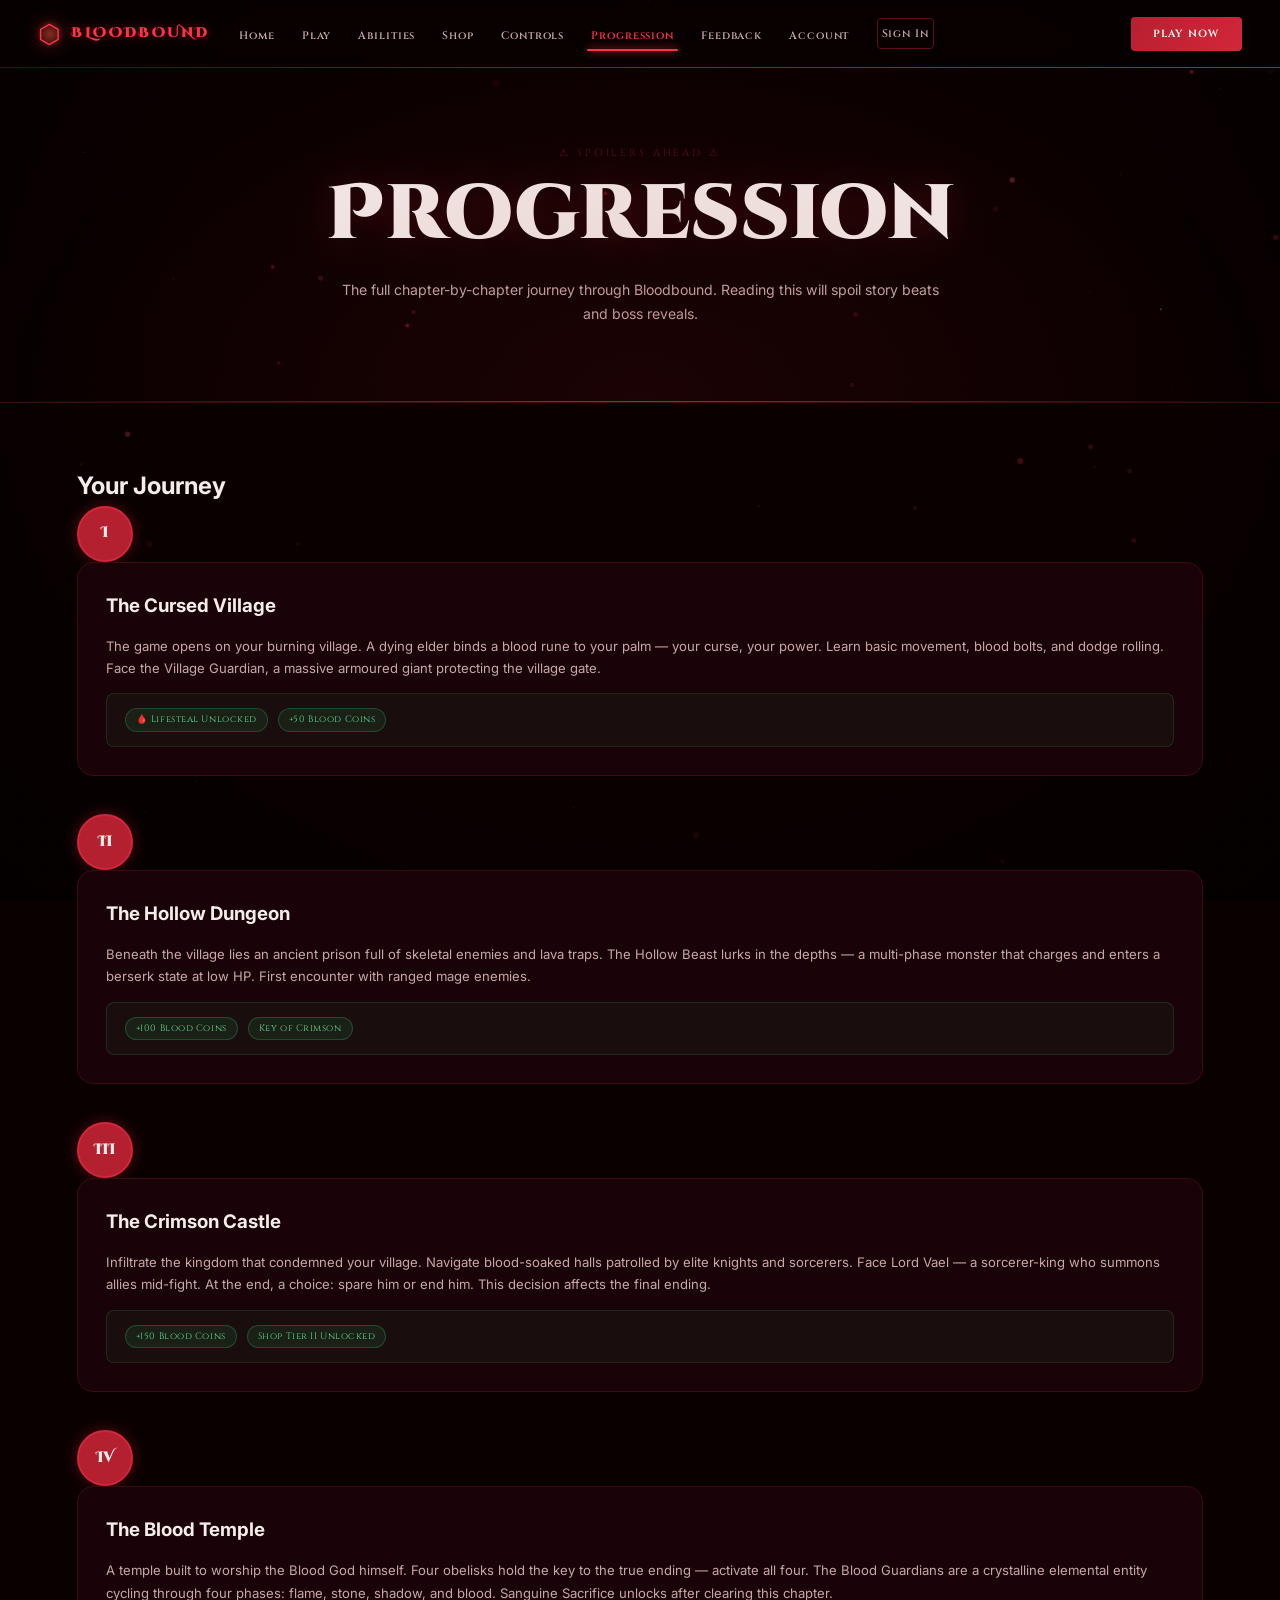
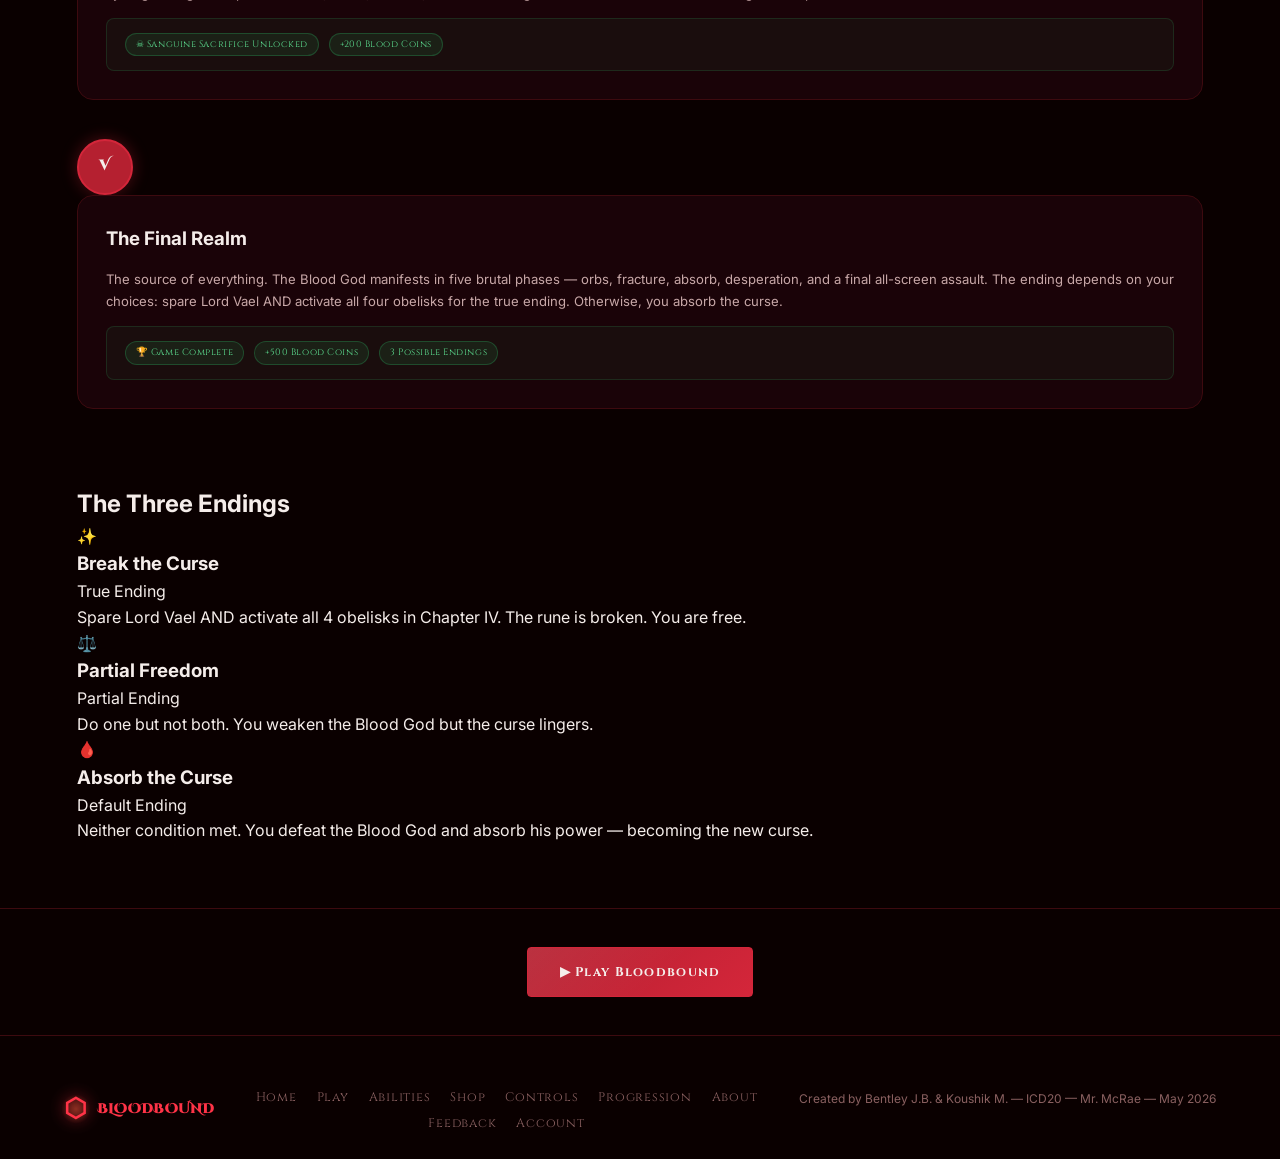
<file: progression.html>
<!DOCTYPE html>
<html lang="en">
<head>
  <meta charset="UTF-8" />
  <meta name="viewport" content="width=device-width, initial-scale=1.0" />
  <title>Bloodbound — Progression</title>
  <link rel="stylesheet" href="global.css" />
  <link rel="stylesheet" href="pages.css" />
</head>
<body class="page-body">
  <canvas id="bg-canvas"></canvas>
  <nav class="navbar" id="navbar">
    <div class="nav-logo" onclick="window.location.href='index.html'" style="cursor:pointer">
      <span class="logo-drop">⬡</span><span class="logo-text">BLOODBOUND</span>
    </div>
    <ul class="nav-links">
      <li><a href="index.html">Home</a></li>
      <li><a href="game.html">Play</a></li>
      <li><a href="abilities.html">Abilities</a></li>
      <li><a href="shop.html">Shop</a></li>
      <li><a href="controls.html">Controls</a></li>
      <li><a href="progression.html" class="active">Progression</a></li>
      <li><a href="feedback.html">Feedback</a></li>
      <li><a href="auth.html">Account</a></li>
    </ul>
    <button class="nav-play-btn" onclick="window.location.href='game.html'"><span>PLAY NOW</span></button>
    <button class="hamburger" id="hamburger"><span></span><span></span><span></span></button>
  </nav>
  <div class="mobile-drawer" id="mobile-drawer">
    <ul>
      <li><a href="index.html">Home</a></li>
      <li><a href="game.html">Play</a></li>
      <li><a href="abilities.html">Abilities</a></li>
      <li><a href="shop.html">Shop</a></li>
      <li><a href="controls.html">Controls</a></li>
      <li><a href="progression.html">Progression</a></li>
      <li><a href="about.html">About</a></li>
      <li><a href="feedback.html">Feedback</a></li>
      <li><a href="auth.html">Account</a></li>
    </ul>
  </div>

  <header class="page-hero">
    <div class="page-hero-eyebrow">⚠ SPOILERS AHEAD ⚠</div>
    <h1 class="page-hero-title">Progression</h1>
    <p class="page-hero-desc">The full chapter-by-chapter journey through Bloodbound. Reading this will spoil story beats and boss reveals.</p>
  </header>

  <main class="page-main">
    <div class="page-section">
      <h2 class="page-section-title">Your Journey</h2>
      <div class="progression-timeline">

        <div class="timeline-chapter">
          <div class="timeline-marker">I</div>
          <div class="timeline-content">
            <h3>The Cursed Village</h3>
            <p>The game opens on your burning village. A dying elder binds a blood rune to your palm — your curse, your power. Learn basic movement, blood bolts, and dodge rolling. Face the Village Guardian, a massive armoured giant protecting the village gate.</p>
            <div class="timeline-rewards">
              <span class="reward-tag">🩸 Lifesteal Unlocked</span>
              <span class="reward-tag">+50 Blood Coins</span>
            </div>
          </div>
        </div>

        <div class="timeline-chapter">
          <div class="timeline-marker">II</div>
          <div class="timeline-content">
            <h3>The Hollow Dungeon</h3>
            <p>Beneath the village lies an ancient prison full of skeletal enemies and lava traps. The Hollow Beast lurks in the depths — a multi-phase monster that charges and enters a berserk state at low HP. First encounter with ranged mage enemies.</p>
            <div class="timeline-rewards">
              <span class="reward-tag">+100 Blood Coins</span>
              <span class="reward-tag">Key of Crimson</span>
            </div>
          </div>
        </div>

        <div class="timeline-chapter">
          <div class="timeline-marker">III</div>
          <div class="timeline-content">
            <h3>The Crimson Castle</h3>
            <p>Infiltrate the kingdom that condemned your village. Navigate blood-soaked halls patrolled by elite knights and sorcerers. Face Lord Vael — a sorcerer-king who summons allies mid-fight. At the end, a choice: spare him or end him. This decision affects the final ending.</p>
            <div class="timeline-rewards">
              <span class="reward-tag">+150 Blood Coins</span>
              <span class="reward-tag">Shop Tier II Unlocked</span>
            </div>
          </div>
        </div>

        <div class="timeline-chapter">
          <div class="timeline-marker">IV</div>
          <div class="timeline-content">
            <h3>The Blood Temple</h3>
            <p>A temple built to worship the Blood God himself. Four obelisks hold the key to the true ending — activate all four. The Blood Guardians are a crystalline elemental entity cycling through four phases: flame, stone, shadow, and blood. Sanguine Sacrifice unlocks after clearing this chapter.</p>
            <div class="timeline-rewards">
              <span class="reward-tag">☠ Sanguine Sacrifice Unlocked</span>
              <span class="reward-tag">+200 Blood Coins</span>
            </div>
          </div>
        </div>

        <div class="timeline-chapter featured">
          <div class="timeline-marker">V</div>
          <div class="timeline-content">
            <h3>The Final Realm</h3>
            <p>The source of everything. The Blood God manifests in five brutal phases — orbs, fracture, absorb, desperation, and a final all-screen assault. The ending depends on your choices: spare Lord Vael AND activate all four obelisks for the true ending. Otherwise, you absorb the curse.</p>
            <div class="timeline-rewards">
              <span class="reward-tag">🏆 Game Complete</span>
              <span class="reward-tag">+500 Blood Coins</span>
              <span class="reward-tag">3 Possible Endings</span>
            </div>
          </div>
        </div>

      </div>
    </div>

    <div class="page-section">
      <h2 class="page-section-title">The Three Endings</h2>
      <div class="endings-grid">
        <div class="ending-card">
          <div class="ending-icon">✨</div>
          <h3>Break the Curse</h3>
          <p class="ending-type">True Ending</p>
          <p>Spare Lord Vael AND activate all 4 obelisks in Chapter IV. The rune is broken. You are free.</p>
        </div>
        <div class="ending-card">
          <div class="ending-icon">⚖️</div>
          <h3>Partial Freedom</h3>
          <p class="ending-type">Partial Ending</p>
          <p>Do one but not both. You weaken the Blood God but the curse lingers.</p>
        </div>
        <div class="ending-card">
          <div class="ending-icon">🩸</div>
          <h3>Absorb the Curse</h3>
          <p class="ending-type">Default Ending</p>
          <p>Neither condition met. You defeat the Blood God and absorb his power — becoming the new curse.</p>
        </div>
      </div>
    </div>
  </main>

  <div class="page-return">
    <button class="btn-primary" onclick="window.location.href='game.html'">▶ Play Bloodbound</button>
  </div>

  <footer class="footer">
    <div class="footer-logo"><span class="logo-drop">⬡</span> BLOODBOUND</div>
    <div class="footer-links">
      <a href="index.html">Home</a><a href="game.html">Play</a>
      <a href="abilities.html">Abilities</a><a href="shop.html">Shop</a>
      <a href="controls.html">Controls</a><a href="progression.html">Progression</a>
     </a><a href="about.html">About</a>
      <a href="feedback.html">Feedback</a><a href="auth.html">Account</a>
    </div>
    <div class="footer-credits"><p>Created by Bentley J.B. & Koushik M. — ICD20 — Mr. McRae — May 2026</p></div>
  </footer>

  <script src="storage.js"></script>
  <script src="pages.js"></script>
</body>
</html>
</file>
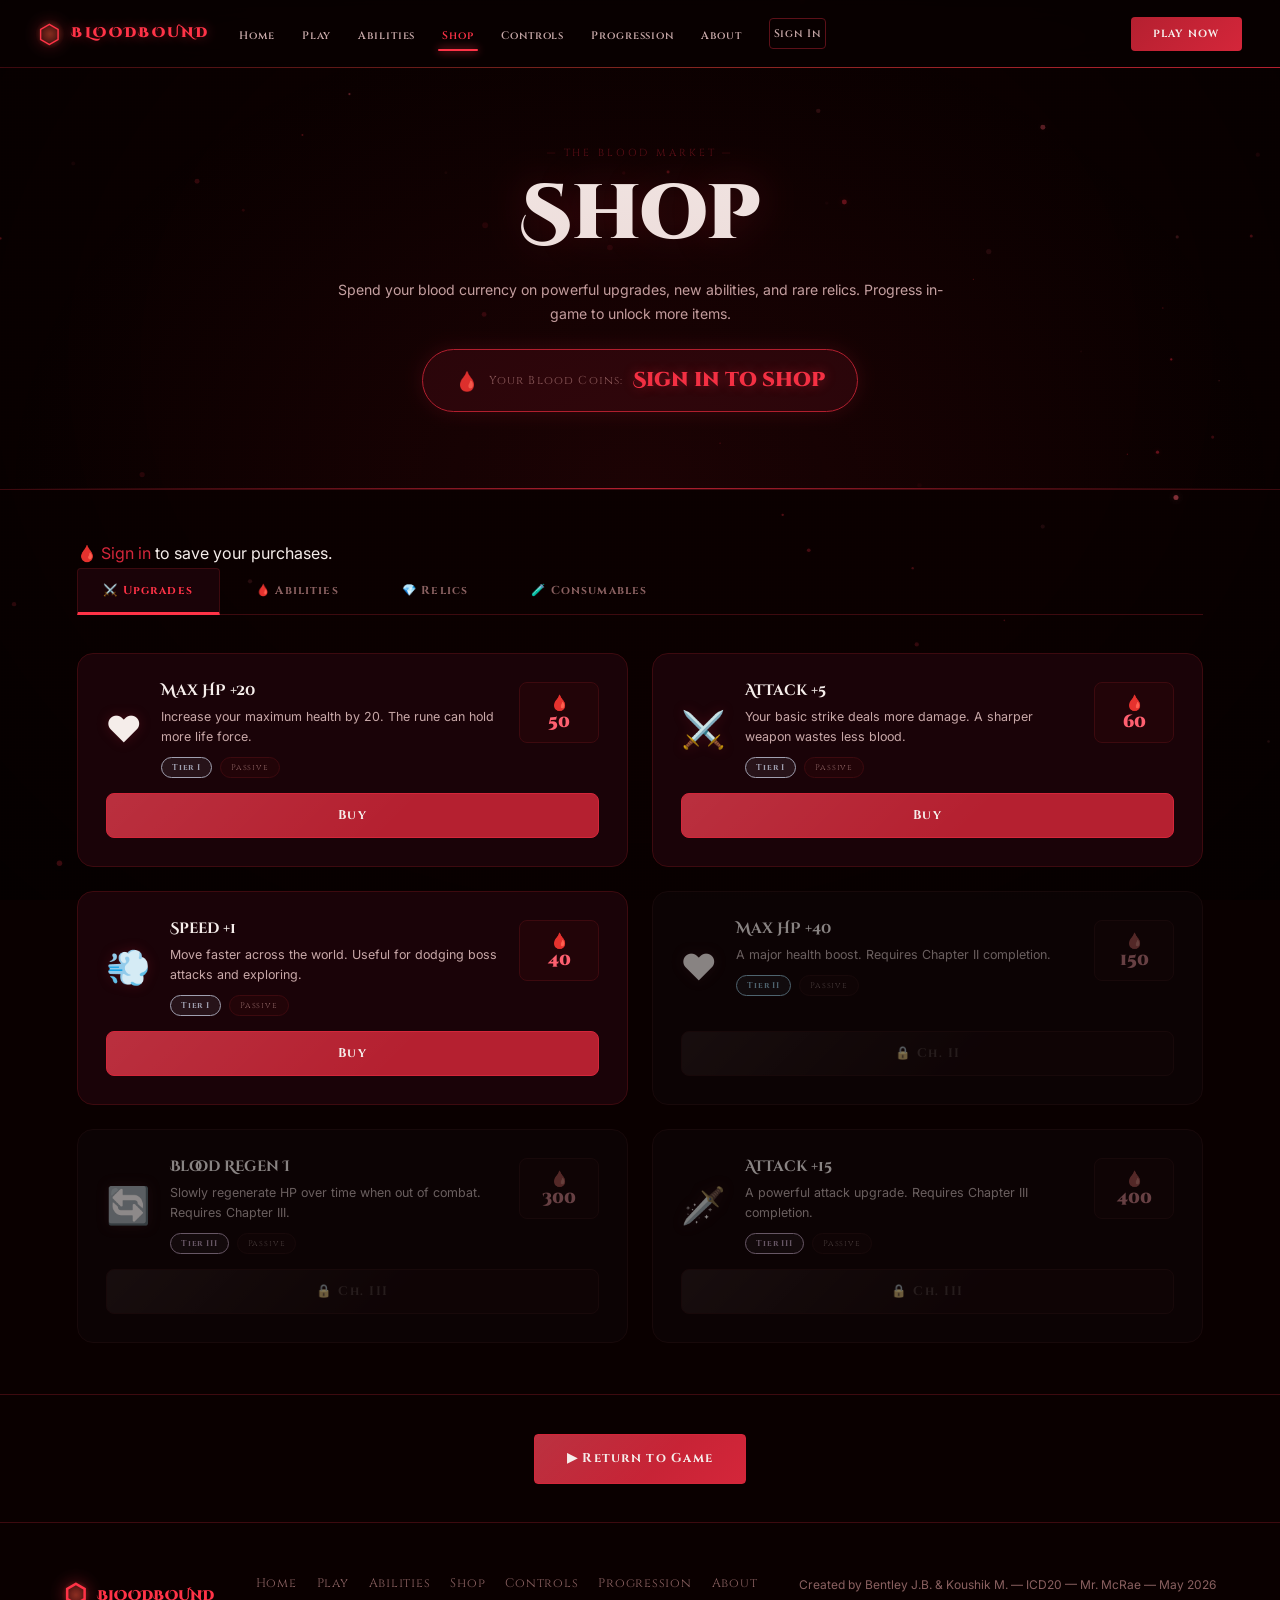
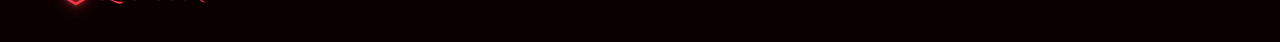
<file: shop.html>
<!DOCTYPE html>
<html lang="en">
<head>
  <meta charset="UTF-8" />
  <meta name="viewport" content="width=device-width, initial-scale=1.0" />
  <title>Bloodbound — Shop</title>
  <link rel="stylesheet" href="global.css" />
  <link rel="stylesheet" href="pages.css" />
  <link rel="stylesheet" href="shop.css" />
</head>
<body class="page-body">

  <canvas id="bg-canvas"></canvas>

  <!-- NAVBAR -->
  <nav class="navbar" id="navbar">
    <div class="nav-logo" onclick="window.location.href='index.html'" style="cursor:pointer">
      <span class="logo-drop">⬡</span>
      <span class="logo-text">BLOODBOUND</span>
    </div>
    <ul class="nav-links">
      <li><a href="index.html">Home</a></li>
      <li><a href="game.html">Play</a></li>
      <li><a href="abilities.html">Abilities</a></li>
      <li><a href="shop.html" class="active">Shop</a></li>
      <li><a href="controls.html">Controls</a></li>
      <li><a href="progression.html">Progression</a></li>
      <li><a href="about.html">About</a></li>
    </ul>
    <button class="nav-play-btn" onclick="window.location.href='game.html'">
      <span>PLAY NOW</span>
    </button>
    <button class="hamburger" id="hamburger"><span></span><span></span><span></span></button>
  </nav>
  <div class="mobile-drawer" id="mobile-drawer">
    <ul>
      <li><a href="index.html">Home</a></li>
      <li><a href="game.html">Play</a></li>
      <li><a href="abilities.html">Abilities</a></li>
      <li><a href="shop.html">Shop</a></li>
      <li><a href="controls.html">Controls</a></li>
      <li><a href="progression.html">Progression</a></li>
      <li><a href="about.html">About</a></li>
    </ul>
  </div>

  <!-- PAGE HERO -->
  <header class="page-hero">
    <div class="page-hero-eyebrow">— THE BLOOD MARKET —</div>
    <h1 class="page-hero-title">Shop</h1>
    <p class="page-hero-desc">Spend your blood currency on powerful upgrades, new abilities, and rare relics. Progress in-game to unlock more items.</p>
    <div class="shop-currency-display">
      <span class="currency-icon">🩸</span>
      <span class="currency-label">Your Blood Coins:</span>
      <span class="currency-amount" id="shop-currency">Loading...</span>
    </div>
  </header>

  <!-- SHOP TABS -->
  <main class="shop-main">
    <div class="shop-tabs">
      <button class="shop-tab active" data-tab="upgrades">⚔️ Upgrades</button>
      <button class="shop-tab" data-tab="abilities">🩸 Abilities</button>
      <button class="shop-tab" data-tab="relics">💎 Relics</button>
      <button class="shop-tab" data-tab="consumables">🧪 Consumables</button>
    </div>

    <!-- UPGRADES TAB -->
    <section class="shop-section active" id="tab-upgrades">
      <div class="shop-grid">

        <div class="shop-card" data-id="hp-up-1">
          <div class="shop-card-icon">❤️</div>
          <div class="shop-card-info">
            <h3>Max HP +20</h3>
            <p>Increase your maximum health by 20. The rune can hold more life force.</p>
            <div class="shop-card-meta">
              <span class="shop-tier tier-1">Tier I</span>
              <span class="shop-type">Passive</span>
            </div>
          </div>
          <div class="shop-card-cost">
            <span class="cost-icon">🩸</span>
            <span class="cost-val">50</span>
          </div>
          <button class="shop-buy-btn" data-cost="50" data-id="hp-up-1">Buy</button>
        </div>

        <div class="shop-card" data-id="atk-up-1">
          <div class="shop-card-icon">⚔️</div>
          <div class="shop-card-info">
            <h3>Attack +5</h3>
            <p>Your basic strike deals more damage. A sharper weapon wastes less blood.</p>
            <div class="shop-card-meta">
              <span class="shop-tier tier-1">Tier I</span>
              <span class="shop-type">Passive</span>
            </div>
          </div>
          <div class="shop-card-cost">
            <span class="cost-icon">🩸</span>
            <span class="cost-val">60</span>
          </div>
          <button class="shop-buy-btn" data-cost="60" data-id="atk-up-1">Buy</button>
        </div>

        <div class="shop-card" data-id="spd-up-1">
          <div class="shop-card-icon">💨</div>
          <div class="shop-card-info">
            <h3>Speed +1</h3>
            <p>Move faster across the world. Useful for dodging boss attacks and exploring.</p>
            <div class="shop-card-meta">
              <span class="shop-tier tier-1">Tier I</span>
              <span class="shop-type">Passive</span>
            </div>
          </div>
          <div class="shop-card-cost">
            <span class="cost-icon">🩸</span>
            <span class="cost-val">40</span>
          </div>
          <button class="shop-buy-btn" data-cost="40" data-id="spd-up-1">Buy</button>
        </div>

        <div class="shop-card locked" data-id="hp-up-2">
          <div class="shop-card-icon">❤️</div>
          <div class="shop-card-info">
            <h3>Max HP +40</h3>
            <p>A major health boost. Requires Chapter II completion.</p>
            <div class="shop-card-meta">
              <span class="shop-tier tier-2">Tier II</span>
              <span class="shop-type">Passive</span>
            </div>
          </div>
          <div class="shop-card-cost">
            <span class="cost-icon">🩸</span>
            <span class="cost-val">150</span>
          </div>
          <button class="shop-buy-btn locked-btn" disabled>🔒 Ch. II</button>
        </div>

        <div class="shop-card locked" data-id="regen-1">
          <div class="shop-card-icon">🔄</div>
          <div class="shop-card-info">
            <h3>Blood Regen I</h3>
            <p>Slowly regenerate HP over time when out of combat. Requires Chapter III.</p>
            <div class="shop-card-meta">
              <span class="shop-tier tier-3">Tier III</span>
              <span class="shop-type">Passive</span>
            </div>
          </div>
          <div class="shop-card-cost">
            <span class="cost-icon">🩸</span>
            <span class="cost-val">300</span>
          </div>
          <button class="shop-buy-btn locked-btn" disabled>🔒 Ch. III</button>
        </div>

        <div class="shop-card locked" data-id="atk-up-2">
          <div class="shop-card-icon">🗡️</div>
          <div class="shop-card-info">
            <h3>Attack +15</h3>
            <p>A powerful attack upgrade. Requires Chapter III completion.</p>
            <div class="shop-card-meta">
              <span class="shop-tier tier-3">Tier III</span>
              <span class="shop-type">Passive</span>
            </div>
          </div>
          <div class="shop-card-cost">
            <span class="cost-icon">🩸</span>
            <span class="cost-val">400</span>
          </div>
          <button class="shop-buy-btn locked-btn" disabled>🔒 Ch. III</button>
        </div>

      </div>
    </section>

    <!-- ABILITIES TAB -->
    <section class="shop-section" id="tab-abilities">
      <div class="shop-grid">

        <div class="shop-card" data-id="ability-hemorrhage">
          <div class="shop-card-icon">🔥</div>
          <div class="shop-card-info">
            <h3>Hemorrhage</h3>
            <p>Unleash a burning blood aura, dealing damage in all directions. Costs 20 HP to cast.</p>
            <div class="shop-card-meta">
              <span class="shop-tier tier-2">Tier II Ability</span>
              <span class="shop-type">Area</span>
            </div>
          </div>
          <div class="shop-card-cost">
            <span class="cost-icon">🩸</span>
            <span class="cost-val">200</span>
          </div>
          <button class="shop-buy-btn" data-cost="200" data-id="ability-hemorrhage">Unlock</button>
        </div>

        <div class="shop-card locked" data-id="ability-deathjmark">
          <div class="shop-card-icon">💀</div>
          <div class="shop-card-info">
            <h3>Death Mark</h3>
            <p>Brand an enemy — they take double damage for 8 seconds. Costs 25 HP. Requires Chapter III.</p>
            <div class="shop-card-meta">
              <span class="shop-tier tier-3">Tier III Ability</span>
              <span class="shop-type">Debuff</span>
            </div>
          </div>
          <div class="shop-card-cost">
            <span class="cost-icon">🩸</span>
            <span class="cost-val">350</span>
          </div>
          <button class="shop-buy-btn locked-btn" disabled>🔒 Ch. III</button>
        </div>

        <div class="shop-card locked" data-id="ability-bloodtide">
          <div class="shop-card-icon">🌊</div>
          <div class="shop-card-info">
            <h3>Blood Tide</h3>
            <p>Send a wave of crimson energy across the screen. Costs 30 HP. Requires Chapter IV.</p>
            <div class="shop-card-meta">
              <span class="shop-tier tier-4">Tier IV Ability</span>
              <span class="shop-type">Projectile</span>
            </div>
          </div>
          <div class="shop-card-cost">
            <span class="cost-icon">🩸</span>
            <span class="cost-val">500</span>
          </div>
          <button class="shop-buy-btn locked-btn" disabled>🔒 Ch. IV</button>
        </div>

      </div>
    </section>

    <!-- RELICS TAB -->
    <section class="shop-section" id="tab-relics">
      <div class="shop-grid">

        <div class="shop-card" data-id="relic-vial">
          <div class="shop-card-icon">🧿</div>
          <div class="shop-card-info">
            <h3>Vial of the Ancients</h3>
            <p>A passive relic. Blood abilities cost 2 less HP per cast. Equip in inventory.</p>
            <div class="shop-card-meta">
              <span class="shop-tier tier-2">Relic</span>
              <span class="shop-type">Equippable</span>
            </div>
          </div>
          <div class="shop-card-cost">
            <span class="cost-icon">🩸</span>
            <span class="cost-val">250</span>
          </div>
          <button class="shop-buy-btn" data-cost="250" data-id="relic-vial">Buy</button>
        </div>

        <div class="shop-card locked" data-id="relic-crown">
          <div class="shop-card-icon">👑</div>
          <div class="shop-card-info">
            <h3>Crimson Crown</h3>
            <p>When HP drops below 25%, abilities deal 50% more damage. Requires Chapter IV.</p>
            <div class="shop-card-meta">
              <span class="shop-tier tier-4">Relic</span>
              <span class="shop-type">Equippable</span>
            </div>
          </div>
          <div class="shop-card-cost">
            <span class="cost-icon">🩸</span>
            <span class="cost-val">600</span>
          </div>
          <button class="shop-buy-btn locked-btn" disabled>🔒 Ch. IV</button>
        </div>

      </div>
    </section>

    <!-- CONSUMABLES TAB -->
    <section class="shop-section" id="tab-consumables">
      <div class="shop-grid">

        <div class="shop-card" data-id="potion-small">
          <div class="shop-card-icon">🧪</div>
          <div class="shop-card-info">
            <h3>Small Blood Potion</h3>
            <p>Restore 30 HP instantly. Consumed on use. Carry up to 5 at a time.</p>
            <div class="shop-card-meta">
              <span class="shop-tier tier-1">Consumable</span>
              <span class="shop-type">Instant</span>
            </div>
          </div>
          <div class="shop-card-cost">
            <span class="cost-icon">🩸</span>
            <span class="cost-val">20</span>
          </div>
          <button class="shop-buy-btn" data-cost="20" data-id="potion-small">Buy</button>
        </div>

        <div class="shop-card" data-id="potion-large">
          <div class="shop-card-icon">⚗️</div>
          <div class="shop-card-info">
            <h3>Large Blood Potion</h3>
            <p>Restore 80 HP instantly. Rare and expensive. Carry up to 3 at a time.</p>
            <div class="shop-card-meta">
              <span class="shop-tier tier-2">Consumable</span>
              <span class="shop-type">Instant</span>
            </div>
          </div>
          <div class="shop-card-cost">
            <span class="cost-icon">🩸</span>
            <span class="cost-val">75</span>
          </div>
          <button class="shop-buy-btn" data-cost="75" data-id="potion-large">Buy</button>
        </div>

        <div class="shop-card" data-id="revive-charm">
          <div class="shop-card-icon">✨</div>
          <div class="shop-card-info">
            <h3>Revival Charm</h3>
            <p>Automatically revive once with 50% HP when you die. Single-use per life.</p>
            <div class="shop-card-meta">
              <span class="shop-tier tier-2">Consumable</span>
              <span class="shop-type">Auto-Use</span>
            </div>
          </div>
          <div class="shop-card-cost">
            <span class="cost-icon">🩸</span>
            <span class="cost-val">100</span>
          </div>
          <button class="shop-buy-btn" data-cost="100" data-id="revive-charm">Buy</button>
        </div>

      </div>
    </section>

  </main>

  <!-- RETURN TO GAME -->
  <div class="page-return">
    <button class="btn-primary" onclick="window.location.href='game.html'">
      ▶ Return to Game
    </button>
  </div>

  <!-- FOOTER -->
  <footer class="footer">
    <div class="footer-logo"><span class="logo-drop">⬡</span> BLOODBOUND</div>
    <div class="footer-links">
      <a href="index.html">Home</a>
      <a href="game.html">Play</a>
      <a href="abilities.html">Abilities</a>
      <a href="shop.html">Shop</a>
      <a href="controls.html">Controls</a>
      <a href="progression.html">Progression</a>
      <a href="about.html">About</a>
    </div>
    <div class="footer-credits">
      <p>Created by Bentley J.B. & Koushik M. — ICD20 — Mr. McRae — May 2026</p>
    </div>
  </footer>

 <script src="auth.js"></script>
  <script src="shop.js"></script>
  <script src="pages.js"></script>
</body>
</html>
</file>
<file: global.css>
/* ═══════════════════════════════════════════════════════════════
   BLOODBOUND — global.css (v2)
   Foundational design system: palette, typography, motion library,
   animated atmosphere, shared primitives used by every page.
═══════════════════════════════════════════════════════════════ */

@import url('https://fonts.googleapis.com/css2?family=Cinzel+Decorative:wght@400;700;900&family=Cinzel:wght@400;600;700&family=Inter:wght@300;400;500;600;700&display=swap');

/* ── CSS VARIABLES ── */
:root {
  /* Core palette — deeper range for more lighting headroom */
  --blood-void:      #050000;
  --blood-darkest:   #0a0000;
  --blood-dark:      #110205;
  --blood-surface:   #1a0308;
  --blood-raised:    #220408;
  --blood-elevated:  #2c0810;
  --blood-border:    #3d0a0f;
  --blood-muted:     #5c1018;
  --blood-mid:       #8b1a24;
  --blood-core:      #b52030;
  --blood-bright:    #d4263a;
  --blood-vivid:     #ff3347;
  --blood-glow:      #ff6070;
  --blood-ember:     #ff8c42;
  --blood-gold:      #ffcc02;

  /* Neutral */
  --text-primary:    #f5edea;
  --text-secondary:  #c8a8a8;
  --text-muted:      #8a6060;
  --text-disabled:   #4a3030;

  /* Tier colours */
  --tier1: #a0a0b0;
  --tier2: #4fc3f7;
  --tier3: #ce93d8;
  --tier4: #ffcc02;

  /* UI */
  --hp-green:        #2ecc71;
  --hp-yellow:       #f1c40f;
  --hp-red:          #e74c3c;
  --boss-bar:        #9b0000;

  /* Sizing */
  --nav-h:           68px;
  --radius-sm:       4px;
  --radius-md:       8px;
  --radius-lg:       16px;
  --radius-xl:       24px;
  --radius-pill:     100px;

  /* Shadows / glows */
  --shadow-card:     0 4px 24px rgba(0,0,0,.6);
  --shadow-deep:      0 12px 48px rgba(0,0,0,.75);
  --shadow-glow-red: 0 0 24px rgba(180,32,48,.45);
  --shadow-glow-sm:  0 0 12px rgba(180,32,48,.3);
  --shadow-glow-gold: 0 0 24px rgba(255,204,2,.35);

  /* Transitions */
  --t-fast:   .15s cubic-bezier(.2,.8,.2,1);
  --t-med:    .3s cubic-bezier(.2,.8,.2,1);
  --t-slow:   .6s cubic-bezier(.16,1,.3,1);
  --t-spring: .5s cubic-bezier(.34,1.56,.64,1);

  /* Font stacks */
  --font-display: 'Cinzel Decorative', serif;
  --font-heading: 'Cinzel', serif;
  --font-body:    'Inter', sans-serif;
}

/* ── RESET ── */
*, *::before, *::after { box-sizing: border-box; margin: 0; padding: 0; }
html { scroll-behavior: smooth; font-size: 16px; }
body {
  background: var(--blood-darkest);
  color: var(--text-primary);
  font-family: var(--font-body);
  line-height: 1.6;
  min-height: 100vh;
  overflow-x: hidden;
  animation: page-fade-in .5s ease;
}
@keyframes page-fade-in { from { opacity: 0; } to { opacity: 1; } }

img, canvas, svg { display: block; max-width: 100%; }
a { color: inherit; text-decoration: none; }
button { cursor: pointer; border: none; background: none; font-family: inherit; }
ul { list-style: none; }
input, select, textarea { font-family: inherit; }

/* ── SCROLLBAR ── */
::-webkit-scrollbar { width: 9px; }
::-webkit-scrollbar-track { background: var(--blood-surface); }
::-webkit-scrollbar-thumb {
  background: var(--blood-muted);
  border-radius: 4px;
  box-shadow: inset 0 0 4px rgba(255,80,60,.2);
}
::-webkit-scrollbar-thumb:hover { background: var(--blood-core); }

/* ── BACKGROUND CANVAS + EMBER LAYER ── */
#bg-canvas {
  position: fixed;
  inset: 0;
  width: 100%;
  height: 100%;
  z-index: 0;
  pointer-events: none;
}
/* Subtle vignette over every page for depth */
body::before {
  content: '';
  position: fixed;
  inset: 0;
  z-index: 0;
  pointer-events: none;
  background: radial-gradient(ellipse at 50% 40%, transparent 0%, transparent 55%, rgba(0,0,0,.55) 100%);
}
/* Faint film-grain noise texture for atmosphere */
body::after {
  content: '';
  position: fixed;
  inset: 0;
  z-index: 0;
  pointer-events: none;
  opacity: .035;
  mix-blend-mode: overlay;
  background-image:
    repeating-linear-gradient(0deg, rgba(255,255,255,.4) 0 1px, transparent 1px 3px),
    repeating-linear-gradient(90deg, rgba(255,255,255,.3) 0 1px, transparent 1px 3px);
  background-size: 3px 3px;
  animation: grain-shift 1.2s steps(4) infinite;
}
@keyframes grain-shift {
  0%   { transform: translate(0,0); }
  25%  { transform: translate(-1px,1px); }
  50%  { transform: translate(1px,-1px); }
  75%  { transform: translate(-1px,-1px); }
  100% { transform: translate(0,0); }
}

/* Ember particle layer (DOM-driven, see pages.js) */
.ember-layer {
  position: fixed;
  inset: 0;
  z-index: 1;
  pointer-events: none;
  overflow: hidden;
}
.ember-spark {
  position: absolute;
  border-radius: 50%;
  background: radial-gradient(circle, #ffb347 0%, #ff3347 50%, transparent 100%);
  filter: blur(.5px);
  opacity: 0;
  animation: ember-rise var(--ember-dur, 6s) linear infinite;
  animation-delay: var(--ember-delay, 0s);
  box-shadow: 0 0 6px 1px rgba(255,90,40,.6);
}
@keyframes ember-rise {
  0%   { transform: translate(0,0) scale(.4); opacity: 0; }
  8%   { opacity: 1; }
  50%  { transform: translate(var(--drift, 20px), -50vh) scale(1); opacity: .8; }
  90%  { opacity: .3; }
  100% { transform: translate(calc(var(--drift, 20px) * 2), -100vh) scale(.2); opacity: 0; }
}

/* ── NAVBAR ── */
.navbar {
  position: fixed;
  top: 0; left: 0; right: 0;
  height: var(--nav-h);
  display: flex;
  align-items: center;
  gap: clamp(16px, 2vw, 40px);
  padding: 0 clamp(16px, 3vw, 60px);
  background: rgba(8, 0, 0, .82);
  backdrop-filter: blur(14px) saturate(1.3);
  border-bottom: 1px solid var(--blood-border);
  z-index: 1000;
  transition: background var(--t-med), box-shadow var(--t-med);
}
.navbar.scrolled {
  background: rgba(6, 0, 0, .97);
  box-shadow: 0 2px 30px rgba(0,0,0,.8), 0 1px 0 rgba(255,60,70,.08);
}
.navbar::after {
  content: '';
  position: absolute;
  bottom: -1px; left: 0; right: 0;
  height: 1px;
  background: linear-gradient(90deg, transparent, rgba(255,90,60,.35), var(--blood-core), rgba(255,90,60,.35), transparent);
  background-size: 200% 100%;
  animation: footer-glow-sweep 7s linear infinite;
}
@keyframes footer-glow-sweep {
  0%   { background-position: 0% 0; }
  100% { background-position: -200% 0; }
}

.nav-logo {
  display: flex;
  align-items: center;
  gap: 10px;
  flex-shrink: 0;
  position: relative;
}
.logo-drop {
  position: relative;
  font-size: 1.65rem;
  color: var(--blood-vivid);
  filter: drop-shadow(0 0 8px var(--blood-core));
  animation: logo-pulse 3s ease-in-out infinite;
}
.logo-drop::before {
  content: '';
  position: absolute;
  top: 50%; left: 50%;
  width: 30px; height: 30px;
  transform: translate(-50%, -50%);
  background: radial-gradient(circle, rgba(255,100,60,.4) 0%, transparent 70%);
  border-radius: 50%;
  animation: logo-ember-pulse 2.6s ease-in-out infinite;
  pointer-events: none;
  z-index: -1;
}
@keyframes logo-ember-pulse {
  0%, 100% { opacity: .3; transform: translate(-50%,-50%) scale(.8); }
  50%       { opacity: .7; transform: translate(-50%,-50%) scale(1.3); }
}
@keyframes logo-pulse {
  0%, 100% { filter: drop-shadow(0 0 8px var(--blood-core)); }
  50%       { filter: drop-shadow(0 0 20px var(--blood-vivid)) drop-shadow(0 0 36px rgba(255,80,90,.4)); }
}
.logo-text {
  font-family: var(--font-display);
  font-size: clamp(.75rem, 1.1vw, 1rem);
  font-weight: 900;
  letter-spacing: .15em;
  color: var(--blood-vivid);
  text-shadow: 0 0 12px rgba(255,51,71,.45);
}

.nav-links {
  display: flex;
  align-items: center;
  gap: clamp(4px, 1.5vw, 28px);
  flex: 1;
}
.nav-links a {
  position: relative;
  font-family: var(--font-heading);
  font-size: clamp(.65rem, .85vw, .85rem);
  font-weight: 600;
  letter-spacing: .08em;
  color: var(--text-secondary);
  padding: 6px 4px;
  transition: color var(--t-fast);
  white-space: nowrap;
}
.nav-links a::after {
  content: '';
  position: absolute;
  bottom: -2px; left: 0;
  width: 0; height: 2px;
  background: var(--blood-vivid);
  transition: width var(--t-fast);
  box-shadow: 0 0 8px var(--blood-vivid);
  border-radius: 2px;
}
.nav-links a:hover,
.nav-links a.active {
  color: var(--blood-vivid);
}
.nav-links a:hover::after,
.nav-links a.active::after {
  width: 100%;
}

.nav-play-btn {
  position: relative;
  padding: 10px 22px;
  background: linear-gradient(135deg, var(--blood-core), var(--blood-bright));
  color: var(--text-primary);
  font-family: var(--font-heading);
  font-size: clamp(.65rem, .8vw, .8rem);
  font-weight: 700;
  letter-spacing: .12em;
  border-radius: var(--radius-sm);
  overflow: hidden;
  flex-shrink: 0;
  isolation: isolate;
  transition: transform var(--t-fast), box-shadow var(--t-fast);
}
.nav-play-btn::after {
  content: '';
  position: absolute;
  inset: 0;
  background: radial-gradient(circle at 50% 120%, rgba(255,140,60,.4), transparent 60%);
  opacity: 0;
  transition: opacity var(--t-med);
  pointer-events: none;
  z-index: -1;
}
.nav-play-btn:hover {
  transform: translateY(-1px);
  box-shadow: var(--shadow-glow-red);
}
.nav-play-btn:hover::after { opacity: 1; }
.nav-play-btn:active { transform: scale(.97); }
.btn-drip {
  position: absolute;
  bottom: -4px; left: 50%;
  transform: translateX(-50%);
  width: 6px; height: 10px;
  background: var(--blood-bright);
  border-radius: 0 0 4px 4px;
  opacity: 0;
  transition: opacity var(--t-fast), height var(--t-med);
}
.nav-play-btn:hover .btn-drip { opacity: 1; height: 16px; }

/* Hamburger (mobile) */
.hamburger {
  display: none;
  flex-direction: column;
  gap: 5px;
  padding: 8px;
  margin-left: auto;
}
.hamburger span {
  display: block;
  width: 24px; height: 2px;
  background: var(--text-primary);
  border-radius: 2px;
  transition: transform var(--t-med), opacity var(--t-fast);
}
.hamburger.open span:nth-child(1) { transform: translateY(7px) rotate(45deg); }
.hamburger.open span:nth-child(2) { opacity: 0; }
.hamburger.open span:nth-child(3) { transform: translateY(-7px) rotate(-45deg); }

/* Mobile drawer */
.mobile-drawer {
  display: none;
  position: fixed;
  top: var(--nav-h); left: 0; right: 0;
  background: rgba(8,0,0,.97);
  backdrop-filter: blur(10px);
  border-bottom: 1px solid var(--blood-border);
  z-index: 999;
  transform: translateY(-110%);
  transition: transform var(--t-med);
}
.mobile-drawer.open { transform: translateY(0); }
.mobile-drawer ul { padding: 12px 0; }
.mobile-drawer a {
  display: block;
  padding: 14px 28px;
  font-family: var(--font-heading);
  font-size: 1rem;
  color: var(--text-secondary);
  border-bottom: 1px solid var(--blood-border);
  transition: color var(--t-fast), background var(--t-fast), padding-left var(--t-fast);
}
.mobile-drawer a:hover {
  color: var(--blood-vivid);
  background: var(--blood-surface);
  padding-left: 36px;
}

/* ── SHARED BUTTONS ── */
.btn-primary, .btn-secondary {
  position: relative;
  isolation: isolate;
}
.btn-primary {
  display: inline-flex;
  align-items: center;
  gap: 10px;
  padding: clamp(12px, 1.2vw, 16px) clamp(24px, 2.5vw, 40px);
  background: linear-gradient(135deg, var(--blood-core), var(--blood-bright));
  color: var(--text-primary);
  font-family: var(--font-heading);
  font-size: clamp(.8rem, .95vw, 1rem);
  font-weight: 700;
  letter-spacing: .1em;
  border-radius: var(--radius-sm);
  border: 1px solid var(--blood-bright);
  transition: transform var(--t-fast), box-shadow var(--t-fast);
  overflow: hidden;
}
.btn-primary::before {
  content: '';
  position: absolute;
  inset: 0;
  background: linear-gradient(135deg, rgba(255,255,255,.08) 0%, transparent 60%);
  pointer-events: none;
}
.btn-primary::after {
  content: '';
  position: absolute;
  inset: 0;
  border-radius: inherit;
  background: radial-gradient(circle at 50% 120%, rgba(255,140,60,.35), transparent 60%);
  opacity: 0;
  transition: opacity var(--t-med);
  pointer-events: none;
  z-index: -1;
}
.btn-primary:hover {
  transform: translateY(-2px);
  box-shadow: var(--shadow-glow-red);
}
.btn-primary:hover::after { opacity: 1; }
.btn-primary:active { transform: scale(.97); }
.btn-primary.large {
  font-size: clamp(1rem, 1.2vw, 1.2rem);
  padding: clamp(16px, 1.5vw, 20px) clamp(36px, 4vw, 56px);
}
.btn-icon { font-size: 1.1em; }

.btn-secondary {
  display: inline-flex;
  align-items: center;
  gap: 10px;
  padding: clamp(12px, 1.2vw, 16px) clamp(24px, 2.5vw, 40px);
  background: transparent;
  color: var(--text-secondary);
  font-family: var(--font-heading);
  font-size: clamp(.8rem, .95vw, 1rem);
  font-weight: 600;
  letter-spacing: .1em;
  border-radius: var(--radius-sm);
  border: 1px solid var(--blood-muted);
  transition: all var(--t-fast);
}
.btn-secondary:hover {
  border-color: var(--blood-core);
  color: var(--text-primary);
  background: rgba(139,26,36,.15);
  transform: translateY(-1px);
}
.btn-secondary:active { transform: scale(.97); }

/* ── SECTION SHARED ── */
.section-eyebrow {
  font-family: var(--font-heading);
  font-size: clamp(.65rem, .8vw, .8rem);
  font-weight: 600;
  letter-spacing: .25em;
  color: var(--blood-muted);
  text-align: center;
  margin-bottom: 12px;
}
.section-title {
  position: relative;
  display: inline-block;
  width: 100%;
  font-family: var(--font-display);
  font-size: clamp(1.6rem, 3vw, 2.8rem);
  font-weight: 700;
  text-align: center;
  color: var(--text-primary);
  text-shadow: 0 0 30px rgba(180,32,48,.3);
  line-height: 1.2;
  margin-bottom: clamp(12px, 2vw, 24px);
}
.section-title::after {
  content: '';
  display: block;
  width: 48px;
  height: 2px;
  margin: 14px auto 0;
  background: linear-gradient(90deg, transparent, var(--blood-core), transparent);
  border-radius: 2px;
  animation: underline-glow 3s ease-in-out infinite;
}
@keyframes underline-glow {
  0%, 100% { box-shadow: 0 0 4px rgba(180,32,48,.3); width: 48px; }
  50%       { box-shadow: 0 0 16px rgba(255,51,71,.6); width: 84px; }
}
.section-desc {
  font-size: clamp(.85rem, 1vw, 1rem);
  color: var(--text-secondary);
  text-align: center;
  max-width: 600px;
  margin: 0 auto clamp(32px, 4vw, 56px);
}
.section-link {
  display: block;
  text-align: center;
  margin-top: clamp(24px, 3vw, 40px);
  font-family: var(--font-heading);
  font-size: .9rem;
  color: var(--blood-bright);
  letter-spacing: .08em;
  transition: color var(--t-fast), letter-spacing var(--t-fast);
}
.section-link:hover { color: var(--blood-vivid); letter-spacing: .14em; }

/* ── DIVIDER ── */
.blood-divider {
  width: 80px;
  height: 2px;
  background: linear-gradient(90deg, transparent, var(--blood-core), transparent);
  margin: 0 auto;
}

/* ── CARD ENTRANCE + HOVER PRIMITIVES (reusable everywhere) ── */
@keyframes card-rise-in {
  from { opacity: 0; transform: translateY(24px) scale(.98); }
  to   { opacity: 1; transform: translateY(0) scale(1); }
}
.card-animate { animation: card-rise-in .6s cubic-bezier(.2,.8,.2,1) both; }
.card-animate:nth-child(1) { animation-delay: .03s; }
.card-animate:nth-child(2) { animation-delay: .08s; }
.card-animate:nth-child(3) { animation-delay: .13s; }
.card-animate:nth-child(4) { animation-delay: .18s; }
.card-animate:nth-child(5) { animation-delay: .23s; }
.card-animate:nth-child(6) { animation-delay: .28s; }

.glow-strong { animation: glow-pulse-strong 2.4s ease-in-out infinite; }
@keyframes glow-pulse-strong {
  0%, 100% { filter: drop-shadow(0 0 8px rgba(255,51,71,.4)) drop-shadow(0 0 16px rgba(255,51,71,.15)); }
  50%       { filter: drop-shadow(0 0 20px rgba(255,80,90,.7)) drop-shadow(0 0 40px rgba(255,51,71,.35)); }
}

/* ── FOOTER ── */
.footer {
  position: relative;
  z-index: 10;
  background: var(--blood-darkest);
  border-top: 1px solid var(--blood-border);
  padding: clamp(32px, 4vw, 56px) clamp(20px, 5vw, 80px) clamp(20px, 2vw, 32px);
  display: grid;
  grid-template-columns: auto 1fr auto;
  gap: 24px 40px;
  align-items: start;
  overflow: hidden;
}
.footer::before {
  content: '';
  position: absolute;
  top: -1px; left: 0; right: 0;
  height: 1px;
  background: linear-gradient(90deg, transparent, rgba(255,90,60,.4), var(--blood-core), rgba(255,90,60,.4), transparent);
  background-size: 200% 100%;
  animation: footer-glow-sweep 6s linear infinite;
}
@media (max-width: 860px) {
  .footer {
    grid-template-columns: 1fr;
    text-align: center;
  }
  .footer-links { justify-content: center; }
}
.footer-logo {
  font-family: var(--font-display);
  font-size: clamp(.9rem, 1.1vw, 1.1rem);
  font-weight: 900;
  color: var(--blood-vivid);
  display: flex;
  align-items: center;
  gap: 10px;
  white-space: nowrap;
}
.footer-links {
  display: flex;
  flex-wrap: wrap;
  gap: 6px 20px;
  align-items: center;
  justify-content: center;
}
.footer-links a {
  font-family: var(--font-heading);
  font-size: .78rem;
  color: var(--text-muted);
  letter-spacing: .06em;
  transition: color var(--t-fast);
}
.footer-links a:hover { color: var(--blood-bright); }
.footer-credits {
  font-size: .75rem;
  color: var(--text-muted);
  text-align: right;
  line-height: 1.8;
}
@media (max-width: 860px) {
  .footer-credits { text-align: center; }
}
.footer-disclaimer {
  color: var(--blood-muted);
  font-size: .7rem;
  margin-top: 4px;
}

/* ── TOAST NOTIFICATIONS ── */
.toast {
  position: fixed;
  bottom: 28px;
  right: 28px;
  background: var(--blood-raised);
  border: 1px solid var(--blood-border);
  border-left: 3px solid var(--blood-vivid);
  padding: 14px 20px;
  border-radius: var(--radius-md);
  font-size: .88rem;
  color: var(--text-primary);
  z-index: 9999;
  box-shadow: var(--shadow-card);
  animation: toast-in .3s ease forwards;
  max-width: 320px;
}
.toast.fade-out { animation: toast-out .3s ease forwards; }
@keyframes toast-in  { from { opacity:0; transform:translateY(16px); } to { opacity:1; transform:translateY(0); } }
@keyframes toast-out { from { opacity:1; transform:translateY(0); }  to { opacity:0; transform:translateY(16px); } }

/* ── UTILITY CLASSES ── */
.hidden { display: none !important; }
.sr-only { position:absolute; width:1px; height:1px; overflow:hidden; clip:rect(0,0,0,0); }
.text-center { text-align: center; }
.text-blood { color: var(--blood-vivid); }

/* ── REDUCED MOTION ── */
@media (prefers-reduced-motion: reduce) {
  *, *::before, *::after {
    animation-duration: .01ms !important;
    animation-iteration-count: 1 !important;
    transition-duration: .01ms !important;
  }
}

/* ── RESPONSIVE BREAKPOINTS ── */
@media (max-width: 1100px) {
  .nav-links { gap: clamp(4px, 1vw, 16px); }
}
@media (max-width: 900px) {
  .nav-links, .nav-play-btn { display: none; }
  .hamburger { display: flex; }
  .mobile-drawer { display: block; }
}
@media (min-width: 2200px) {
  :root { font-size: 18px; }
}
@media (min-width: 2800px) {
  :root { font-size: 20px; }
}
</file>
<file: home.css>
/* ═══════════════════════════════════════════════════════════════
   BLOODBOUND — home.css (v2)
   Landing page: layered parallax hero, animated title, richer
   story/mechanics/ability sections with depth and motion.
═══════════════════════════════════════════════════════════════ */

body { background: var(--blood-darkest); }

/* ── HERO ── */
.hero {
  position: relative;
  min-height: 100vh;
  display: flex;
  align-items: center;
  padding: calc(var(--nav-h) + 40px) clamp(24px, 6vw, 100px) 80px;
  overflow: hidden;
  z-index: 1;
}
.hero::before {
  content: '';
  position: absolute;
  top: 8%; left: 2%;
  width: clamp(420px, 64vw, 980px);
  height: clamp(420px, 64vw, 980px);
  background: radial-gradient(ellipse, rgba(150,20,30,.22) 0%, transparent 70%);
  pointer-events: none;
  z-index: 0;
  animation: hero-glow-drift 14s ease-in-out infinite;
}
.hero::after {
  content: '';
  position: absolute;
  bottom: -10%; right: -5%;
  width: clamp(300px, 40vw, 600px);
  height: clamp(300px, 40vw, 600px);
  background: radial-gradient(ellipse, rgba(255,120,60,.13) 0%, transparent 70%);
  pointer-events: none;
  z-index: 0;
  animation: hero-glow-drift 18s ease-in-out infinite reverse;
}
@keyframes hero-glow-drift {
  0%, 100% { transform: translate(0,0) scale(1); }
  50%       { transform: translate(3%,-3%) scale(1.08); }
}

.hero-content {
  position: relative;
  z-index: 2;
  flex: 1;
  max-width: clamp(520px, 55vw, 780px);
}

.hero-eyebrow {
  display: flex;
  align-items: center;
  gap: 10px;
  font-family: var(--font-heading);
  font-size: clamp(.65rem, .85vw, .85rem);
  letter-spacing: .22em;
  color: var(--blood-muted);
  margin-bottom: clamp(12px, 2vw, 20px);
  animation: card-rise-in .5s ease both;
}
.pulse-dot {
  width: 8px; height: 8px;
  background: var(--blood-vivid);
  border-radius: 50%;
  flex-shrink: 0;
  animation: dot-pulse 1.8s ease-in-out infinite;
}
@keyframes dot-pulse {
  0%, 100% { box-shadow: 0 0 0 0 rgba(255,51,71,.6); }
  50%       { box-shadow: 0 0 0 8px rgba(255,51,71,0); }
}

.hero-title {
  display: block;
  line-height: 1;
  margin-bottom: clamp(16px, 2vw, 28px);
}
.title-line {
  display: block;
  font-family: var(--font-display);
  font-weight: 900;
  letter-spacing: .06em;
  line-height: 1;
  animation: title-rise .8s cubic-bezier(.16,1,.3,1) both;
}
.line-1 {
  font-size: clamp(4rem, 9vw, 10rem);
  color: var(--text-primary);
  text-shadow: 0 0 60px rgba(180,32,48,.3);
}
.line-2 {
  font-size: clamp(4rem, 9vw, 10rem);
  background: linear-gradient(110deg, var(--blood-vivid) 30%, #ff9a6c 45%, var(--blood-vivid) 60%);
  background-size: 300% 100%;
  -webkit-background-clip: text;
  background-clip: text;
  -webkit-text-fill-color: transparent;
  animation: title-rise .8s .1s cubic-bezier(.16,1,.3,1) both,
             shimmer-sweep 5s linear infinite,
             title-flicker 8s ease-in-out infinite;
}
@keyframes title-rise {
  from { opacity: 0; transform: translateY(30px); }
  to   { opacity: 1; transform: translateY(0); }
}
@keyframes shimmer-sweep {
  0%   { background-position: 200% 0; }
  100% { background-position: -200% 0; }
}
@keyframes title-flicker {
  0%, 92%, 94%, 96%, 100% { filter: brightness(1); }
  93%, 95% { filter: brightness(.85); }
}

.hero-subtitle {
  font-size: clamp(.9rem, 1.2vw, 1.2rem);
  color: var(--text-secondary);
  line-height: 1.8;
  margin-bottom: clamp(24px, 3vw, 40px);
  max-width: 480px;
  animation: card-rise-in .6s .2s ease both;
}
.hero-subtitle em { color: var(--blood-glow); font-style: normal; font-weight: 500; }

.hero-cta {
  display: flex;
  flex-wrap: wrap;
  gap: 16px;
  margin-bottom: clamp(32px, 4vw, 56px);
  animation: card-rise-in .6s .3s ease both;
}

.hero-stats {
  display: flex;
  align-items: center;
  gap: clamp(16px, 2vw, 32px);
  flex-wrap: wrap;
  animation: card-rise-in .6s .4s ease both;
}
.stat { text-align: center; transition: transform var(--t-fast); }
.stat:hover { transform: translateY(-3px); }
.stat-val {
  display: block;
  font-family: var(--font-display);
  font-size: clamp(1.4rem, 2.2vw, 2.2rem);
  font-weight: 900;
  color: var(--blood-vivid);
  line-height: 1;
  text-shadow: 0 0 16px rgba(255,51,71,.3);
}
.stat-label {
  font-family: var(--font-heading);
  font-size: clamp(.6rem, .75vw, .75rem);
  letter-spacing: .14em;
  color: var(--text-muted);
  text-transform: uppercase;
}
.stat-divider { font-size: .9rem; color: var(--blood-border); }

.hero-character {
  position: relative;
  z-index: 2;
  flex-shrink: 0;
  display: flex;
  align-items: center;
  justify-content: center;
  width: clamp(160px, 22vw, 280px);
  height: clamp(220px, 30vw, 380px);
  margin-left: clamp(20px, 4vw, 60px);
  animation: card-rise-in .8s .25s cubic-bezier(.16,1,.3,1) both;
}
.char-glow {
  position: absolute;
  inset: -20%;
  background: radial-gradient(ellipse, rgba(180,32,48,.3) 0%, transparent 70%);
  animation: char-breathe 3s ease-in-out infinite;
}
@keyframes char-breathe {
  0%, 100% { transform: scale(1); opacity: 1; }
  50%       { transform: scale(1.1); opacity: .65; }
}
#hero-sprite-canvas {
  position: relative;
  z-index: 1;
  image-rendering: pixelated;
  image-rendering: crisp-edges;
  width: 100%;
  height: 100%;
  filter: drop-shadow(0 12px 24px rgba(0,0,0,.6));
}
.char-shadow {
  position: absolute;
  bottom: 0; left: 50%;
  transform: translateX(-50%);
  width: 70%;
  height: 20px;
  background: radial-gradient(ellipse, rgba(0,0,0,.65) 0%, transparent 70%);
}

.scroll-indicator {
  position: absolute;
  bottom: 36px; left: 50%;
  transform: translateX(-50%);
  display: flex;
  flex-direction: column;
  align-items: center;
  gap: 8px;
  z-index: 2;
  animation: scroll-fade 2s ease-in-out infinite;
}
@keyframes scroll-fade { 0%,100%{opacity:.4} 50%{opacity:1} }
.scroll-line { width: 1px; height: 40px; background: linear-gradient(to bottom, var(--blood-muted), transparent); }
.scroll-indicator span { font-family: var(--font-heading); font-size: .6rem; letter-spacing: .2em; color: var(--text-muted); }

/* ── STORY SECTION ── */
.story-section {
  position: relative;
  z-index: 1;
  padding: clamp(60px, 8vw, 120px) clamp(24px, 6vw, 100px);
}
.story-grid {
  display: grid;
  grid-template-columns: repeat(auto-fit, minmax(220px, 1fr));
  gap: clamp(16px, 2vw, 28px);
  margin-top: clamp(32px, 4vw, 56px);
  max-width: 1400px;
  margin-inline: auto;
}
.story-card {
  position: relative;
  background: linear-gradient(160deg, var(--blood-surface) 0%, var(--blood-dark) 100%);
  border: 1px solid var(--blood-border);
  border-radius: var(--radius-lg);
  padding: clamp(20px, 2.5vw, 32px);
  transition: transform var(--t-med), border-color var(--t-med), box-shadow var(--t-med);
  overflow: hidden;
}
.story-card::before {
  content: attr(data-chapter);
  position: absolute;
  top: -10px; right: 16px;
  font-family: var(--font-display);
  font-size: 4rem;
  font-weight: 900;
  color: rgba(139,26,36,.12);
  pointer-events: none;
  line-height: 1;
  transition: color var(--t-med);
}
.story-card:hover {
  transform: translateY(-6px);
  border-color: var(--blood-muted);
  box-shadow: 0 12px 48px rgba(0,0,0,.75), var(--shadow-glow-sm);
}
.story-card:hover::before { color: rgba(255,51,71,.18); }
.story-card.featured { border-color: var(--blood-core); }
.story-card.featured:hover { border-color: var(--blood-bright); box-shadow: 0 12px 48px rgba(0,0,0,.75), var(--shadow-glow-red); }
.story-card-icon {
  font-size: clamp(1.8rem, 2.5vw, 2.4rem);
  margin-bottom: 12px;
  transition: transform var(--t-fast);
}
.story-card:hover .story-card-icon { transform: scale(1.15) translateY(-2px); }
.story-card h3 { font-family: var(--font-heading); font-size: clamp(.95rem, 1.2vw, 1.15rem); font-weight: 700; color: var(--text-primary); margin-bottom: 10px; }
.story-card p { font-size: clamp(.8rem, .9vw, .9rem); color: var(--text-secondary); line-height: 1.65; }
.chapter-tag {
  display: inline-block;
  margin-top: 16px;
  font-family: var(--font-heading);
  font-size: .7rem;
  letter-spacing: .12em;
  color: var(--blood-muted);
  border: 1px solid var(--blood-border);
  border-radius: var(--radius-sm);
  padding: 4px 10px;
}
.story-card.featured .chapter-tag { color: var(--blood-bright); border-color: var(--blood-muted); }

/* ── MECHANICS SECTION ── */
.mechanics-section {
  position: relative;
  z-index: 1;
  padding: clamp(60px, 8vw, 120px) clamp(24px, 6vw, 100px);
  background: linear-gradient(to bottom, transparent, rgba(17,2,5,.6), transparent);
}
.mechanics-grid {
  display: grid;
  grid-template-columns: repeat(auto-fit, minmax(260px, 1fr));
  gap: clamp(16px, 2vw, 24px);
  max-width: 1400px;
  margin: clamp(32px, 4vw, 56px) auto 0;
}
.mechanic-card {
  background: linear-gradient(160deg, var(--blood-surface) 0%, var(--blood-dark) 100%);
  border: 1px solid var(--blood-border);
  border-radius: var(--radius-lg);
  padding: clamp(24px, 2.5vw, 36px);
  transition: transform var(--t-med), border-color var(--t-med);
}
.mechanic-card:hover { transform: translateY(-4px); border-color: var(--blood-muted); }
.mech-icon { font-size: clamp(1.8rem, 2.5vw, 2.4rem); margin-bottom: 14px; transition: transform var(--t-fast); }
.mechanic-card:hover .mech-icon { transform: scale(1.15) translateY(-2px); }
.mechanic-card h3 { font-family: var(--font-heading); font-size: clamp(.95rem, 1.1vw, 1.1rem); font-weight: 700; color: var(--text-primary); margin-bottom: 10px; }
.mechanic-card p { font-size: clamp(.8rem, .88vw, .88rem); color: var(--text-secondary); line-height: 1.65; }

/* ── ABILITIES PREVIEW ── */
.abilities-preview {
  position: relative;
  z-index: 1;
  padding: clamp(60px, 8vw, 120px) 0;
  overflow: hidden;
}
.abilities-preview .section-eyebrow,
.abilities-preview .section-title,
.abilities-preview .section-desc,
.abilities-preview .section-link { padding-inline: clamp(24px, 6vw, 100px); }
.abilities-ticker {
  overflow: hidden;
  padding: clamp(16px, 2vw, 24px) 0;
  position: relative;
}
.abilities-ticker::before, .abilities-ticker::after {
  content: '';
  position: absolute;
  top: 0; bottom: 0;
  width: clamp(40px, 8vw, 120px);
  z-index: 2;
  pointer-events: none;
}
.abilities-ticker::before { left: 0; background: linear-gradient(90deg, var(--blood-darkest), transparent); }
.abilities-ticker::after  { right: 0; background: linear-gradient(-90deg, var(--blood-darkest), transparent); }
.ticker-track {
  display: flex;
  gap: 16px;
  animation: ticker-scroll 24s linear infinite;
  width: max-content;
}
.ticker-track:hover { animation-play-state: paused; }
@keyframes ticker-scroll { from { transform: translateX(0); } to { transform: translateX(-50%); } }
.ability-pill {
  white-space: nowrap;
  padding: 10px 24px;
  background: var(--blood-surface);
  border: 1px solid var(--blood-border);
  border-radius: 100px;
  font-family: var(--font-heading);
  font-size: clamp(.75rem, .9vw, .9rem);
  color: var(--text-secondary);
  transition: border-color var(--t-fast), color var(--t-fast), transform var(--t-fast), box-shadow var(--t-fast);
  cursor: default;
}
.ability-pill:hover { border-color: var(--blood-core); color: var(--text-primary); transform: translateY(-2px); box-shadow: 0 0 14px rgba(255,80,50,.25); }

/* ── CTA BANNER ── */
.cta-banner {
  position: relative;
  z-index: 1;
  padding: clamp(60px, 8vw, 120px) clamp(24px, 6vw, 100px);
  text-align: center;
  overflow: hidden;
}
.cta-banner::before {
  content: '';
  position: absolute;
  inset: 0;
  background: linear-gradient(135deg, rgba(140,20,30,.14) 0%, rgba(60,5,10,.08) 50%, rgba(140,20,30,.14) 100%);
  z-index: 0;
}
.cta-banner::after {
  content: '';
  position: absolute;
  top: 0; left: 0; right: 0;
  height: 1px;
  background: linear-gradient(90deg, transparent, var(--blood-core), transparent);
}
.cta-banner > * { position: relative; z-index: 1; }
.cta-banner h2 { font-family: var(--font-display); font-size: clamp(1.8rem, 4vw, 4rem); color: var(--text-primary); margin-bottom: 16px; text-shadow: 0 0 40px rgba(180,32,48,.4); }
.cta-banner p { font-size: clamp(.9rem, 1.1vw, 1.1rem); color: var(--text-secondary); max-width: 500px; margin: 0 auto 36px; line-height: 1.7; }
.cta-blood-drip {
  position: absolute;
  top: 0; left: 0; right: 0;
  display: flex;
  gap: clamp(30px, 4vw, 60px);
  justify-content: center;
  z-index: 0;
  pointer-events: none;
}
.drip {
  width: 3px;
  background: linear-gradient(to bottom, #ff7a3c, var(--blood-core), transparent);
  border-radius: 0 0 3px 3px;
  animation: drip-fall var(--dur, 2s) var(--delay, 0s) ease-in infinite;
  opacity: .5;
  box-shadow: 0 0 8px rgba(255,120,60,.4);
}
@keyframes drip-fall {
  0%   { height: 0; opacity: .6; transform: translateY(0); }
  80%  { height: var(--h, 60px); opacity: .4; }
  100% { height: var(--h, 60px); opacity: 0; transform: translateY(20px); }
}

@media (max-width: 900px) {
  .hero { flex-direction: column; padding-top: calc(var(--nav-h) + 24px); text-align: center; align-items: center; }
  .hero-content { max-width: 100%; }
  .hero-cta, .hero-stats { justify-content: center; }
  .hero-subtitle { margin-inline: auto; }
  .hero-character { margin: 32px auto 0; }
  .scroll-indicator { display: none; }
}
@media (max-width: 600px) {
  .story-grid, .mechanics-grid { grid-template-columns: 1fr; }
  .line-1, .line-2 { font-size: clamp(3.2rem, 16vw, 5rem); }
}
</file>
<file: pages.css>
/* ═══════════════════════════════════════════════════════════════
   BLOODBOUND — pages.css
   Shared styles for: abilities, controls, progression, about
═══════════════════════════════════════════════════════════════ */

/* ── PAGE BODY ── */
.page-body {
  background: var(--blood-darkest);
  min-height: 100vh;
}

/* ── PAGE HERO ── */
.page-hero {
  position: relative;
  z-index: 1;
  padding: calc(var(--nav-h) + clamp(40px, 6vw, 80px)) clamp(24px, 6vw, 100px) clamp(40px, 6vw, 80px);
  text-align: center;
  border-bottom: 1px solid var(--blood-border);
  overflow: hidden;
}
.page-hero::before {
  content: '';
  position: absolute;
  inset: 0;
  background: radial-gradient(ellipse at 50% 100%, rgba(140,20,30,.14) 0%, transparent 70%);
  pointer-events: none;
}
.page-hero::after {
  content: '';
  position: absolute;
  bottom: 0; left: 0; right: 0;
  height: 1px;
  background: linear-gradient(90deg, transparent, var(--blood-core), transparent);
}
.page-hero-eyebrow {
  font-family: var(--font-heading);
  font-size: clamp(.6rem, .8vw, .8rem);
  letter-spacing: .28em;
  color: var(--blood-muted);
  margin-bottom: 12px;
}
.page-hero-title {
  font-family: var(--font-display);
  font-size: clamp(2.2rem, 6vw, 6rem);
  font-weight: 900;
  color: var(--text-primary);
  text-shadow: 0 0 40px rgba(180,32,48,.3);
  line-height: 1.1;
  margin-bottom: clamp(12px, 2vw, 20px);
}
.page-hero-desc {
  font-size: clamp(.88rem, 1.1vw, 1.05rem);
  color: var(--text-secondary);
  max-width: 620px;
  margin: 0 auto;
  line-height: 1.7;
}

/* Spoiler warning banner */
.spoiler-warn {
  display: inline-flex;
  align-items: center;
  gap: 8px;
  margin-bottom: clamp(16px, 2vw, 24px);
  padding: 8px 20px;
  background: rgba(139,26,36,.15);
  border: 1px solid var(--blood-muted);
  border-radius: 100px;
  font-family: var(--font-heading);
  font-size: clamp(.65rem, .85vw, .82rem);
  letter-spacing: .1em;
  color: var(--blood-bright);
}

/* ── PAGE MAIN ── */
.page-main {
  position: relative;
  z-index: 1;
  padding: clamp(40px, 5vw, 80px) clamp(24px, 6vw, 100px);
  max-width: 1400px;
  margin: 0 auto;
  display: flex;
  flex-direction: column;
  gap: clamp(48px, 6vw, 80px);
}

/* ── RETURN TO GAME BUTTON ── */
.page-return {
  position: relative;
  z-index: 1;
  padding: clamp(24px, 3vw, 40px) clamp(24px, 6vw, 100px);
  text-align: center;
  border-top: 1px solid var(--blood-border);
}

/* ──────────────────────────────────────────────
   ABILITIES PAGE
────────────────────────────────────────────── */

.ability-tier-section {
  display: flex;
  flex-direction: column;
  gap: clamp(24px, 3vw, 36px);
}

.tier-header {
  display: flex;
  align-items: center;
  gap: clamp(12px, 1.5vw, 20px);
  flex-wrap: wrap;
}
.tier-badge {
  display: inline-block;
  padding: 6px 16px;
  border-radius: var(--radius-sm);
  font-family: var(--font-heading);
  font-size: clamp(.65rem, .85vw, .82rem);
  font-weight: 700;
  letter-spacing: .16em;
  flex-shrink: 0;
}
.tier-badge.tier-1 { background: rgba(160,160,176,.12); border: 1px solid var(--tier1); color: var(--tier1); }
.tier-badge.tier-2 { background: rgba(79,195,247,.1);  border: 1px solid var(--tier2); color: var(--tier2); }
.tier-badge.tier-3 { background: rgba(206,147,216,.1); border: 1px solid var(--tier3); color: var(--tier3); }
.tier-badge.tier-4 { background: rgba(255,204,2,.08);  border: 1px solid var(--tier4); color: var(--tier4); }

.tier-header h2 {
  font-family: var(--font-display);
  font-size: clamp(1.2rem, 2vw, 2rem);
  color: var(--text-primary);
}
.tier-header p {
  font-size: clamp(.8rem, .95vw, .92rem);
  color: var(--text-muted);
  flex-basis: 100%;
}

.ability-cards {
  display: flex;
  flex-direction: column;
  gap: clamp(16px, 2vw, 24px);
}

.ability-card {
  background: var(--blood-surface);
  border: 1px solid var(--blood-border);
  border-radius: var(--radius-lg);
  padding: clamp(20px, 2.5vw, 32px);
  transition: border-color var(--t-med), box-shadow var(--t-med);
}
.ability-card:hover {
  border-color: var(--blood-muted);
  box-shadow: var(--shadow-card);
}
.ability-card.legendary {
  border-color: var(--blood-muted);
  background: linear-gradient(135deg, var(--blood-surface) 0%, rgba(26,3,8,.9) 100%);
  position: relative;
  overflow: hidden;
}
.ability-card.legendary::before {
  content: '';
  position: absolute;
  top: 0; left: 0; right: 0;
  height: 2px;
  background: linear-gradient(90deg, transparent, var(--blood-vivid), transparent);
}
.ability-card.legendary:hover {
  border-color: var(--blood-core);
  box-shadow: var(--shadow-card), var(--shadow-glow-red);
}

.ability-card-header {
  display: flex;
  align-items: flex-start;
  gap: clamp(14px, 2vw, 24px);
  margin-bottom: clamp(12px, 1.5vw, 20px);
}
.ability-icon-large {
  font-size: clamp(2rem, 3.5vw, 3rem);
  flex-shrink: 0;
  filter: drop-shadow(0 0 8px rgba(180,32,48,.3));
}
.ability-header-info { flex: 1; min-width: 0; }
.ability-header-info h3 {
  font-family: var(--font-display);
  font-size: clamp(1rem, 1.6vw, 1.5rem);
  color: var(--text-primary);
  margin-bottom: 8px;
}
.ability-tags {
  display: flex;
  gap: 8px;
  flex-wrap: wrap;
}
.tag {
  padding: 3px 10px;
  background: var(--blood-raised);
  border: 1px solid var(--blood-border);
  border-radius: 100px;
  font-family: var(--font-heading);
  font-size: clamp(.55rem, .7vw, .68rem);
  letter-spacing: .08em;
  color: var(--text-muted);
}
.ability-cost-badge {
  display: flex;
  flex-direction: column;
  align-items: center;
  justify-content: center;
  width: clamp(52px, 7vw, 70px);
  height: clamp(52px, 7vw, 70px);
  background: var(--blood-raised);
  border: 2px solid var(--blood-muted);
  border-radius: var(--radius-md);
  flex-shrink: 0;
}
.ability-cost-badge.danger { border-color: var(--blood-core); background: rgba(34,4,8,.8); }
.cost-num {
  font-family: var(--font-display);
  font-size: clamp(1rem, 1.5vw, 1.4rem);
  font-weight: 900;
  color: var(--blood-vivid);
  line-height: 1;
}
.cost-unit {
  font-family: var(--font-heading);
  font-size: clamp(.5rem, .65vw, .62rem);
  letter-spacing: .1em;
  color: var(--blood-muted);
}

.ability-desc {
  font-size: clamp(.85rem, 1vw, .97rem);
  color: var(--text-secondary);
  line-height: 1.7;
  margin-bottom: clamp(14px, 1.8vw, 20px);
}

.ability-stats-row {
  display: grid;
  grid-template-columns: repeat(auto-fit, minmax(120px, 1fr));
  gap: clamp(8px, 1vw, 12px);
  margin-bottom: clamp(14px, 1.8vw, 20px);
}
.ability-stat {
  display: flex;
  flex-direction: column;
  gap: 4px;
  padding: clamp(8px, 1vw, 12px);
  background: var(--blood-raised);
  border: 1px solid var(--blood-border);
  border-radius: var(--radius-md);
}
.ability-stat span:first-child {
  font-family: var(--font-heading);
  font-size: clamp(.55rem, .7vw, .68rem);
  letter-spacing: .1em;
  color: var(--text-muted);
  text-transform: uppercase;
}
.ability-stat span:last-child {
  font-family: var(--font-heading);
  font-size: clamp(.8rem, 1vw, .95rem);
  font-weight: 700;
  color: var(--text-primary);
}

.ability-tip {
  padding: clamp(10px, 1.2vw, 14px) clamp(14px, 1.5vw, 18px);
  background: rgba(180,32,48,.08);
  border: 1px solid var(--blood-border);
  border-left: 3px solid var(--blood-core);
  border-radius: 0 var(--radius-md) var(--radius-md) 0;
  font-size: clamp(.78rem, .92vw, .88rem);
  color: var(--text-secondary);
  line-height: 1.6;
  margin-bottom: 10px;
}
.ability-tip strong { color: var(--blood-bright); }

.ability-key-hint {
  font-family: var(--font-heading);
  font-size: clamp(.6rem, .78vw, .75rem);
  letter-spacing: .1em;
  color: var(--text-muted);
}
kbd {
  display: inline-block;
  padding: 2px 6px;
  background: var(--blood-raised);
  border: 1px solid var(--blood-border);
  border-radius: 3px;
  font-family: var(--font-heading);
  font-size: .78em;
  color: var(--text-secondary);
}

/* ──────────────────────────────────────────────
   CONTROLS PAGE
────────────────────────────────────────────── */

.controls-main { gap: clamp(40px, 5vw, 64px); }

.controls-section {
  display: flex;
  flex-direction: column;
  gap: clamp(20px, 2.5vw, 32px);
}
.controls-section-title {
  font-family: var(--font-display);
  font-size: clamp(1.1rem, 1.8vw, 1.7rem);
  color: var(--text-primary);
  padding-bottom: 12px;
  border-bottom: 1px solid var(--blood-border);
}

/* Keyboard visual */
.keyboard-visual {
  display: flex;
  gap: clamp(24px, 4vw, 56px);
  flex-wrap: wrap;
  align-items: flex-end;
  padding: clamp(20px, 2.5vw, 36px);
  background: var(--blood-surface);
  border: 1px solid var(--blood-border);
  border-radius: var(--radius-lg);
}
.key-group {
  display: flex;
  flex-direction: column;
  align-items: center;
  gap: 8px;
}
.key-group-label {
  font-family: var(--font-heading);
  font-size: clamp(.6rem, .8vw, .75rem);
  letter-spacing: .16em;
  color: var(--text-muted);
  margin-top: 6px;
}
.key-row {
  display: flex;
  gap: 6px;
  align-items: center;
}
.key-cap {
  width: clamp(44px, 5.5vw, 60px);
  height: clamp(44px, 5.5vw, 60px);
  background: var(--blood-raised);
  border: 1px solid var(--blood-border);
  border-bottom: 3px solid var(--blood-muted);
  border-radius: var(--radius-sm);
  display: flex;
  flex-direction: column;
  align-items: center;
  justify-content: center;
  font-family: var(--font-heading);
  font-size: clamp(.72rem, 1vw, .95rem);
  font-weight: 700;
  color: var(--text-secondary);
  cursor: default;
  transition: all var(--t-fast);
  position: relative;
  user-select: none;
  text-align: center;
  line-height: 1.2;
}
.key-cap span {
  font-size: clamp(.55rem, .7vw, .65rem);
  color: var(--blood-muted);
  margin-top: 2px;
}
.key-cap:hover {
  background: var(--blood-surface);
  border-color: var(--blood-core);
  border-bottom-color: var(--blood-bright);
  color: var(--text-primary);
  transform: translateY(-2px);
}
.key-cap.wide {
  width: clamp(120px, 16vw, 180px);
  font-size: clamp(.65rem, .85vw, .8rem);
  letter-spacing: .1em;
}
.key-cap[data-action] {
  cursor: help;
}
.key-cap[data-action]:hover::after {
  content: attr(data-action);
  position: absolute;
  bottom: calc(100% + 8px);
  left: 50%;
  transform: translateX(-50%);
  background: rgba(0,0,0,.92);
  border: 1px solid var(--blood-border);
  border-radius: var(--radius-sm);
  padding: 5px 10px;
  font-size: clamp(.55rem, .7vw, .65rem);
  color: var(--text-primary);
  letter-spacing: .04em;
  white-space: nowrap;
  z-index: 10;
  pointer-events: none;
}

/* Controls table */
.controls-table-wrap {
  overflow-x: auto;
  border-radius: var(--radius-lg);
  border: 1px solid var(--blood-border);
}
.controls-table {
  width: 100%;
  border-collapse: collapse;
  font-size: clamp(.78rem, .95vw, .92rem);
}
.controls-table thead tr {
  background: var(--blood-raised);
  border-bottom: 2px solid var(--blood-border);
}
.controls-table th {
  padding: clamp(10px, 1.2vw, 14px) clamp(12px, 1.5vw, 18px);
  font-family: var(--font-heading);
  font-size: clamp(.62rem, .78vw, .75rem);
  font-weight: 700;
  letter-spacing: .14em;
  color: var(--text-muted);
  text-align: left;
  white-space: nowrap;
}
.controls-table td {
  padding: clamp(10px, 1.2vw, 14px) clamp(12px, 1.5vw, 18px);
  color: var(--text-secondary);
  border-bottom: 1px solid var(--blood-border);
  vertical-align: middle;
}
.controls-table td:first-child {
  font-family: var(--font-heading);
  font-size: clamp(.78rem, .95vw, .9rem);
  font-weight: 600;
  color: var(--text-primary);
  white-space: nowrap;
}
.controls-table tbody tr {
  background: var(--blood-surface);
  transition: background var(--t-fast);
}
.controls-table tbody tr:hover { background: var(--blood-raised); }
.controls-table tbody tr:last-child td { border-bottom: none; }
.row-category td {
  background: rgba(139,26,36,.12) !important;
  padding: 8px clamp(12px, 1.5vw, 18px);
  font-family: var(--font-heading) !important;
  font-size: clamp(.7rem, .88vw, .84rem) !important;
  font-weight: 700 !important;
  letter-spacing: .14em;
  color: var(--blood-bright) !important;
  border-bottom: 1px solid var(--blood-border) !important;
}

/* Tips grid */
.tips-grid {
  display: grid;
  grid-template-columns: repeat(auto-fit, minmax(240px, 1fr));
  gap: clamp(14px, 1.8vw, 20px);
}
.tip-card {
  background: var(--blood-surface);
  border: 1px solid var(--blood-border);
  border-radius: var(--radius-lg);
  padding: clamp(18px, 2.2vw, 28px);
  transition: border-color var(--t-med), transform var(--t-med);
}
.tip-card:hover {
  border-color: var(--blood-muted);
  transform: translateY(-2px);
}
.tip-icon { font-size: clamp(1.5rem, 2.2vw, 2rem); margin-bottom: 10px; }
.tip-card h3 {
  font-family: var(--font-heading);
  font-size: clamp(.88rem, 1.1vw, 1rem);
  font-weight: 700;
  color: var(--text-primary);
  margin-bottom: 8px;
}
.tip-card p {
  font-size: clamp(.78rem, .9vw, .88rem);
  color: var(--text-secondary);
  line-height: 1.65;
}

/* ──────────────────────────────────────────────
   PROGRESSION PAGE
────────────────────────────────────────────── */

/* Chapter timeline */
.progression-timeline {
  display: flex;
  flex-direction: column;
  gap: clamp(24px, 3vw, 40px);
}
.timeline {
  display: flex;
  flex-direction: column;
  gap: 0;
  position: relative;
}
.timeline::before {
  content: '';
  position: absolute;
  left: clamp(20px, 2.5vw, 28px);
  top: 0; bottom: 0;
  width: 2px;
  background: linear-gradient(to bottom, var(--blood-core), var(--blood-border));
}
.timeline-item {
  display: flex;
  gap: clamp(20px, 3vw, 40px);
  padding: clamp(20px, 2.5vw, 32px) 0;
  position: relative;
}
.timeline-item.final .timeline-content { border-color: var(--blood-core); }
.timeline-marker {
  width: clamp(40px, 5vw, 56px);
  height: clamp(40px, 5vw, 56px);
  background: var(--blood-core);
  border: 2px solid var(--blood-bright);
  border-radius: 50%;
  display: flex;
  align-items: center;
  justify-content: center;
  font-family: var(--font-display);
  font-size: clamp(.8rem, 1.2vw, 1.1rem);
  font-weight: 900;
  color: var(--text-primary);
  flex-shrink: 0;
  z-index: 1;
  box-shadow: 0 0 16px rgba(180,32,48,.4);
}
.timeline-content {
  flex: 1;
  background: var(--blood-surface);
  border: 1px solid var(--blood-border);
  border-radius: var(--radius-lg);
  padding: clamp(18px, 2.2vw, 28px);
  display: flex;
  flex-direction: column;
  gap: clamp(10px, 1.2vw, 14px);
}
.timeline-header {
  display: flex;
  align-items: center;
  gap: 12px;
  flex-wrap: wrap;
}
.timeline-header h3 {
  font-family: var(--font-display);
  font-size: clamp(1rem, 1.5vw, 1.4rem);
  color: var(--text-primary);
  flex: 1;
}
.timeline-duration {
  font-family: var(--font-heading);
  font-size: clamp(.62rem, .8vw, .75rem);
  letter-spacing: .1em;
  color: var(--text-muted);
  background: var(--blood-raised);
  border: 1px solid var(--blood-border);
  border-radius: 100px;
  padding: 4px 12px;
  white-space: nowrap;
}
.timeline-difficulty {
  font-family: var(--font-heading);
  font-size: clamp(.6rem, .78vw, .72rem);
  font-weight: 700;
  letter-spacing: .12em;
  border-radius: 100px;
  padding: 4px 12px;
  white-space: nowrap;
}
.timeline-difficulty.easy   { background: rgba(46,204,113,.12); border:1px solid rgba(46,204,113,.4); color:#2ecc71; }
.timeline-difficulty.medium { background: rgba(241,196,15,.1);  border:1px solid rgba(241,196,15,.4); color:#f1c40f; }
.timeline-difficulty.hard   { background: rgba(231,76,60,.12);  border:1px solid rgba(231,76,60,.4);  color:#e74c3c; }
.timeline-difficulty.boss   { background: rgba(180,32,48,.2);   border:1px solid var(--blood-core);   color:var(--blood-vivid); }

.timeline-content p {
  font-size: clamp(.82rem, .97vw, .94rem);
  color: var(--text-secondary);
  line-height: 1.7;
}
.timeline-rewards,
.timeline-boss,
.timeline-secrets {
  font-size: clamp(.78rem, .92vw, .88rem);
  color: var(--text-secondary);
  line-height: 1.65;
  padding: clamp(10px, 1.2vw, 14px) clamp(14px, 1.5vw, 18px);
  border-radius: var(--radius-md);
}
.timeline-rewards {
  background: rgba(46,204,113,.05);
  border: 1px solid rgba(46,204,113,.15);
  display: flex;
  align-items: center;
  gap: 10px;
  flex-wrap: wrap;
}
.timeline-boss {
  background: rgba(180,32,48,.06);
  border: 1px solid var(--blood-border);
  border-left: 3px solid var(--blood-core);
  border-radius: 0 var(--radius-md) var(--radius-md) 0;
}
.timeline-secrets {
  background: rgba(255,204,2,.05);
  border: 1px solid rgba(255,204,2,.15);
  border-radius: var(--radius-md);
}
.reward-tag {
  background: rgba(46,204,113,.1);
  border: 1px solid rgba(46,204,113,.25);
  border-radius: 100px;
  padding: 3px 10px;
  font-family: var(--font-heading);
  font-size: clamp(.58rem, .72vw, .7rem);
  letter-spacing: .06em;
  color: #5dde90;
}

/* Upgrade path */
.upgrade-path {
  display: flex;
  align-items: center;
  gap: clamp(8px, 1.2vw, 16px);
  flex-wrap: wrap;
  padding: clamp(20px, 2.5vw, 32px);
  background: var(--blood-surface);
  border: 1px solid var(--blood-border);
  border-radius: var(--radius-lg);
}
.upgrade-step {
  display: flex;
  align-items: center;
  gap: 12px;
  background: var(--blood-raised);
  border: 1px solid var(--blood-border);
  border-radius: var(--radius-md);
  padding: clamp(12px, 1.5vw, 18px);
  flex: 1;
  min-width: 160px;
  transition: border-color var(--t-fast);
}
.upgrade-step:hover { border-color: var(--blood-muted); }
.upgrade-num {
  width: clamp(28px, 3vw, 36px);
  height: clamp(28px, 3vw, 36px);
  background: var(--blood-core);
  border-radius: 50%;
  display: flex;
  align-items: center;
  justify-content: center;
  font-family: var(--font-display);
  font-size: clamp(.7rem, 1vw, .9rem);
  font-weight: 700;
  color: var(--text-primary);
  flex-shrink: 0;
}
.upgrade-info h4 {
  font-family: var(--font-heading);
  font-size: clamp(.78rem, 1vw, .92rem);
  font-weight: 700;
  color: var(--text-primary);
  margin-bottom: 4px;
}
.upgrade-info p {
  font-size: clamp(.7rem, .85vw, .8rem);
  color: var(--text-muted);
  line-height: 1.5;
}
.upgrade-arrow {
  font-size: clamp(1rem, 1.5vw, 1.4rem);
  color: var(--blood-muted);
  flex-shrink: 0;
}
@media (max-width: 800px) { .upgrade-arrow { display: none; } }

/* ──────────────────────────────────────────────
   ABOUT PAGE
────────────────────────────────────────────── */

.dev-cards {
  display: grid;
  grid-template-columns: repeat(auto-fit, minmax(300px, 1fr));
  gap: clamp(20px, 2.5vw, 32px);
}
.dev-card {
  background: var(--blood-surface);
  border: 1px solid var(--blood-border);
  border-radius: var(--radius-xl);
  padding: clamp(24px, 3vw, 40px);
  display: flex;
  flex-direction: column;
  gap: 20px;
  transition: border-color var(--t-med), transform var(--t-med);
}
.dev-card:hover {
  border-color: var(--blood-muted);
  transform: translateY(-4px);
  box-shadow: var(--shadow-card);
}
.dev-avatar {
  display: flex;
  justify-content: center;
}
.dev-pixel-portrait {
  width: clamp(80px, 10vw, 112px);
  height: clamp(80px, 10vw, 112px);
  border: 3px solid var(--blood-core);
  border-radius: var(--radius-md);
  image-rendering: pixelated;
  background: var(--blood-raised);
  position: relative;
  overflow: hidden;
}
/* Pixel art placeholder portraits (CSS drawn) */
.dev-pixel-portrait.bentley {
  background:
    linear-gradient(var(--blood-raised), var(--blood-raised));
}
.dev-pixel-portrait.koushik {
  background:
    linear-gradient(var(--blood-raised), var(--blood-raised));
}
.dev-info { display: flex; flex-direction: column; gap: 10px; }
.dev-info h3 {
  font-family: var(--font-display);
  font-size: clamp(1.1rem, 1.6vw, 1.4rem);
  color: var(--text-primary);
}
.dev-role {
  font-family: var(--font-heading);
  font-size: clamp(.7rem, .9vw, .85rem);
  letter-spacing: .08em;
  color: var(--blood-bright);
}
.dev-info p {
  font-size: clamp(.82rem, .96vw, .92rem);
  color: var(--text-secondary);
  line-height: 1.7;
}
.dev-tags {
  display: flex;
  flex-wrap: wrap;
  gap: 8px;
}
.dev-tag {
  padding: 4px 12px;
  background: var(--blood-raised);
  border: 1px solid var(--blood-border);
  border-radius: 100px;
  font-family: var(--font-heading);
  font-size: clamp(.58rem, .72vw, .68rem);
  letter-spacing: .08em;
  color: var(--text-muted);
}

/* Project details */
.project-details-grid {
  display: grid;
  grid-template-columns: repeat(auto-fit, minmax(260px, 1fr));
  gap: 1px;
  background: var(--blood-border);
  border: 1px solid var(--blood-border);
  border-radius: var(--radius-lg);
  overflow: hidden;
}
.detail-item {
  background: var(--blood-surface);
  padding: clamp(14px, 1.8vw, 20px) clamp(18px, 2.2vw, 28px);
  display: flex;
  flex-direction: column;
  gap: 6px;
}
.detail-label {
  font-family: var(--font-heading);
  font-size: clamp(.58rem, .72vw, .68rem);
  letter-spacing: .16em;
  color: var(--text-muted);
  text-transform: uppercase;
}
.detail-val {
  font-size: clamp(.85rem, 1vw, .96rem);
  color: var(--text-primary);
  line-height: 1.5;
}

/* Inspiration text */
.inspiration-text {
  display: flex;
  flex-direction: column;
  gap: clamp(14px, 1.8vw, 20px);
}
.inspiration-text p {
  font-size: clamp(.88rem, 1.05vw, 1rem);
  color: var(--text-secondary);
  line-height: 1.8;
}
.inspiration-text strong { color: var(--blood-bright); font-weight: 600; }
.inspiration-text em { color: var(--text-primary); font-style: italic; }

/* Tech grid */
.tech-grid {
  display: grid;
  grid-template-columns: repeat(auto-fit, minmax(220px, 1fr));
  gap: clamp(14px, 1.8vw, 20px);
}
.tech-card {
  background: var(--blood-surface);
  border: 1px solid var(--blood-border);
  border-radius: var(--radius-lg);
  padding: clamp(18px, 2.2vw, 28px);
  transition: border-color var(--t-med), transform var(--t-med);
}
.tech-card:hover { border-color: var(--blood-muted); transform: translateY(-2px); }
.tech-icon { font-size: clamp(1.5rem, 2.2vw, 2rem); margin-bottom: 10px; }
.tech-card h4 {
  font-family: var(--font-heading);
  font-size: clamp(.88rem, 1.1vw, 1rem);
  font-weight: 700;
  color: var(--text-primary);
  margin-bottom: 8px;
}
.tech-card p {
  font-size: clamp(.75rem, .88vw, .84rem);
  color: var(--text-secondary);
  line-height: 1.65;
}

/* ── RESPONSIVE ── */
@media (max-width: 768px) {
  .page-main { padding-inline: clamp(16px, 4vw, 32px); }
  .timeline::before { left: 16px; }
  .timeline-item { gap: 16px; }
  .keyboard-visual { flex-direction: column; align-items: flex-start; }
  .controls-table { font-size: .78rem; }
  .upgrade-path { flex-direction: column; }
  .upgrade-step { min-width: unset; width: 100%; }
}
@media (max-width: 480px) {
  .ability-card-header { flex-wrap: wrap; }
  .ability-cost-badge { margin-left: auto; }
  .tier-header { flex-direction: column; align-items: flex-start; }
  .timeline-header { flex-direction: column; align-items: flex-start; }
}
</file>
<file: feedback.css>
/* ═══════════════════════════════════════════════════════════════
   BLOODBOUND — feedback.css
   Feedback page: ratings, reviews, bug reports, suggestions
═══════════════════════════════════════════════════════════════ */

/* ── USER BADGE ── */
.feedback-user-badge {
  display: inline-flex;
  align-items: center;
  gap: 10px;
  margin-top: clamp(16px, 2vw, 24px);
  padding: 8px 18px;
  background: var(--blood-raised);
  border: 1px solid var(--blood-border);
  border-radius: 100px;
  font-size: clamp(.72rem, .88vw, .84rem);
  color: var(--text-muted);
}
.user-badge-avatar {
  width: 24px; height: 24px;
  background: var(--blood-core);
  border-radius: 50%;
  border: 1px solid var(--blood-bright);
  flex-shrink: 0;
  overflow: hidden;
}
.user-badge-dot {
  width: 6px; height: 6px;
  background: var(--hp-green);
  border-radius: 50%;
  flex-shrink: 0;
}
.feedback-user-badge a { color: var(--blood-bright); }
.feedback-user-badge a:hover { color: var(--blood-vivid); }
#fb-username {
  font-family: var(--font-heading);
  font-weight: 600;
  color: var(--text-primary);
  font-size: clamp(.75rem, .9vw, .86rem);
}

/* ── STATS BAR ── */
.feedback-stats-bar {
  position: relative;
  z-index: 1;
  display: flex;
  align-items: center;
  justify-content: center;
  gap: clamp(20px, 4vw, 60px);
  padding: clamp(16px, 2vw, 24px) clamp(24px, 6vw, 100px);
  background: var(--blood-surface);
  border-bottom: 1px solid var(--blood-border);
  flex-wrap: wrap;
}
.fb-stat { text-align: center; }
.fb-stat-val {
  display: block;
  font-family: var(--font-display);
  font-size: clamp(1.3rem, 2.2vw, 2rem);
  font-weight: 900;
  color: var(--blood-vivid);
  line-height: 1;
}
.fb-stat-label {
  font-family: var(--font-heading);
  font-size: clamp(.58rem, .72vw, .68rem);
  letter-spacing: .14em;
  color: var(--text-muted);
  text-transform: uppercase;
}
.fb-stat-divider { color: var(--blood-border); font-size: .9rem; }

/* ── MAIN LAYOUT ── */
.feedback-main {
  position: relative;
  z-index: 1;
  display: grid;
  grid-template-columns: 1fr clamp(300px, 35vw, 440px);
  gap: clamp(20px, 2.5vw, 32px);
  padding: clamp(32px, 4vw, 56px) clamp(24px, 6vw, 80px);
  max-width: 1400px;
  margin: 0 auto;
  align-items: start;
}

/* ── FB CARD (shared) ── */
.fb-card {
  background: var(--blood-surface);
  border: 1px solid var(--blood-border);
  border-radius: var(--radius-xl);
  padding: clamp(20px, 2.5vw, 32px);
  display: flex;
  flex-direction: column;
  gap: clamp(16px, 2vw, 24px);
}
.sticky-card {
  position: sticky;
  top: calc(var(--nav-h) + 16px);
}
.fb-card-header { display: flex; flex-direction: column; gap: 6px; }
.fb-card-header h2 {
  font-family: var(--font-display);
  font-size: clamp(1rem, 1.5vw, 1.35rem);
  color: var(--text-primary);
}
.fb-card-header p {
  font-size: clamp(.78rem, .92vw, .88rem);
  color: var(--text-muted);
  line-height: 1.55;
}

/* ── LEFT COLUMN ── */
.feedback-left {
  display: flex;
  flex-direction: column;
  gap: clamp(20px, 2.5vw, 32px);
}

/* ── RIGHT COLUMN ── */
.feedback-right {
  display: flex;
  flex-direction: column;
  gap: clamp(20px, 2.5vw, 28px);
}

/* ══════════════════════════════
   STAR RATING
══════════════════════════════ */
.star-rating-wrap {
  display: flex;
  align-items: center;
  gap: clamp(16px, 2vw, 24px);
  flex-wrap: wrap;
}
.star-rating {
  display: flex;
  gap: clamp(4px, .8vw, 8px);
}
.star {
  font-size: clamp(2rem, 3.5vw, 3rem);
  color: var(--blood-border);
  background: none;
  border: none;
  cursor: pointer;
  transition: color var(--t-fast), transform var(--t-fast);
  line-height: 1;
  padding: 0 2px;
}
.star:hover,
.star.hovered,
.star.selected {
  color: #ffd700;
  transform: scale(1.15);
}
.star.selected { filter: drop-shadow(0 0 6px rgba(255,215,0,.5)); }
.star-label {
  font-family: var(--font-heading);
  font-size: clamp(.72rem, .9vw, .86rem);
  color: var(--text-muted);
  letter-spacing: .08em;
  min-width: 100px;
}

/* Category ratings */
.category-ratings {
  display: flex;
  flex-direction: column;
  gap: 10px;
  padding-top: 8px;
  border-top: 1px solid var(--blood-border);
}
.cat-rating-row {
  display: flex;
  align-items: center;
  gap: clamp(12px, 1.5vw, 20px);
}
.cat-label {
  font-family: var(--font-heading);
  font-size: clamp(.7rem, .88vw, .82rem);
  letter-spacing: .08em;
  color: var(--text-secondary);
  min-width: clamp(64px, 8vw, 80px);
}
.cat-stars {
  display: flex;
  gap: 4px;
}
.cat-star {
  font-size: clamp(1rem, 1.5vw, 1.3rem);
  color: var(--blood-border);
  background: none;
  border: none;
  cursor: pointer;
  transition: color var(--t-fast), transform var(--t-fast);
  padding: 0 1px;
  line-height: 1;
}
.cat-star:hover, .cat-star.hovered, .cat-star.selected {
  color: #ffd700;
  transform: scale(1.2);
}

/* ══════════════════════════════
   REVIEW FORM
══════════════════════════════ */
.fb-form {
  display: flex;
  flex-direction: column;
  gap: clamp(14px, 1.8vw, 20px);
}
.form-group {
  display: flex;
  flex-direction: column;
  gap: 6px;
}
.form-group label {
  display: flex;
  align-items: center;
  justify-content: space-between;
  font-family: var(--font-heading);
  font-size: clamp(.68rem, .84vw, .8rem);
  font-weight: 600;
  letter-spacing: .08em;
  color: var(--text-secondary);
}
.char-count {
  font-size: .85em;
  color: var(--text-muted);
  font-weight: 400;
  letter-spacing: 0;
}
.input-wrap {
  position: relative;
  display: flex;
  align-items: center;
}
.input-icon {
  position: absolute;
  left: 12px;
  font-size: clamp(.85rem, 1.1vw, 1rem);
  color: var(--blood-muted);
  pointer-events: none;
  z-index: 1;
}
.input-wrap input,
.fb-select,
textarea {
  width: 100%;
  background: var(--blood-raised);
  border: 1px solid var(--blood-border);
  border-radius: var(--radius-md);
  color: var(--text-primary);
  font-family: var(--font-body);
  font-size: clamp(.82rem, .97vw, .92rem);
  outline: none;
  transition: border-color var(--t-fast), box-shadow var(--t-fast);
}
.input-wrap input {
  padding: clamp(10px, 1.2vw, 12px) clamp(12px, 1.5vw, 16px) clamp(10px, 1.2vw, 12px) 38px;
}
.fb-select {
  padding: clamp(10px, 1.2vw, 12px) clamp(12px, 1.5vw, 16px);
  appearance: none;
  background-image: url("data:image/svg+xml,%3Csvg xmlns='http://www.w3.org/2000/svg' width='12' height='8' viewBox='0 0 12 8'%3E%3Cpath d='M1 1l5 5 5-5' stroke='%235c1018' stroke-width='2' fill='none' stroke-linecap='round'/%3E%3C/svg%3E");
  background-repeat: no-repeat;
  background-position: right 12px center;
  cursor: pointer;
}
.fb-select.small {
  padding: 7px 30px 7px 10px;
  font-size: clamp(.68rem, .82vw, .78rem);
}
textarea {
  padding: clamp(10px, 1.2vw, 12px) clamp(12px, 1.5vw, 16px);
  resize: vertical;
  min-height: 80px;
  line-height: 1.6;
}
.input-wrap input:focus, .fb-select:focus, textarea:focus {
  border-color: var(--blood-core);
  box-shadow: 0 0 0 3px rgba(181,32,48,.12);
}
.input-wrap input::placeholder,
textarea::placeholder { color: var(--text-disabled); }
.fb-select option { background: var(--blood-surface); color: var(--text-primary); }

.form-row-2 {
  display: grid;
  grid-template-columns: 1fr 1fr;
  gap: clamp(10px, 1.2vw, 16px);
}

/* Recommend / Priority buttons */
.recommend-btns,
.priority-btns {
  display: flex;
  gap: 10px;
  flex-wrap: wrap;
}
.recommend-btn,
.priority-btn {
  flex: 1;
  min-width: 120px;
  padding: clamp(9px, 1.1vw, 12px) clamp(12px, 1.5vw, 16px);
  background: var(--blood-raised);
  border: 1px solid var(--blood-border);
  border-radius: var(--radius-md);
  font-family: var(--font-heading);
  font-size: clamp(.72rem, .88vw, .84rem);
  font-weight: 600;
  letter-spacing: .06em;
  color: var(--text-secondary);
  cursor: pointer;
  transition: all var(--t-fast);
  text-align: center;
}
.recommend-btn:hover, .priority-btn:hover {
  border-color: var(--blood-muted);
  color: var(--text-primary);
}
.recommend-btn.selected, .priority-btn.selected {
  background: rgba(181,32,48,.2);
  border-color: var(--blood-core);
  color: var(--blood-vivid);
}

/* Error message */
.form-error {
  padding: 10px 14px;
  background: rgba(180,32,48,.1);
  border: 1px solid var(--blood-muted);
  border-radius: var(--radius-md);
  font-size: clamp(.76rem, .9vw, .84rem);
  color: var(--blood-glow);
}

/* Submit buttons */
.fb-submit-btn {
  width: 100%;
  padding: clamp(12px, 1.4vw, 15px);
  background: var(--blood-core);
  border: 1px solid var(--blood-bright);
  border-radius: var(--radius-md);
  font-family: var(--font-heading);
  font-size: clamp(.85rem, 1vw, .96rem);
  font-weight: 700;
  letter-spacing: .12em;
  color: var(--text-primary);
  cursor: pointer;
  position: relative;
  overflow: hidden;
  transition: all var(--t-fast);
}
.fb-submit-btn::before {
  content: '';
  position: absolute;
  inset: 0;
  background: linear-gradient(135deg, rgba(255,255,255,.07) 0%, transparent 60%);
  pointer-events: none;
}
.fb-submit-btn:hover {
  background: var(--blood-bright);
  box-shadow: var(--shadow-glow-red);
  transform: translateY(-1px);
}
.bug-btn {
  background: rgba(50,0,0,.6);
  border-color: var(--blood-muted);
}
.bug-btn:hover { background: var(--blood-core); border-color: var(--blood-bright); }
.suggest-btn {
  background: rgba(30,20,60,.7);
  border-color: rgba(150,100,200,.3);
  color: #ce93d8;
}
.suggest-btn:hover { background: rgba(100,50,160,.5); border-color: var(--tier3); }

/* ══════════════════════════════
   RATING BREAKDOWN
══════════════════════════════ */
.big-rating {
  display: flex;
  align-items: center;
  gap: 16px;
}
.big-rating-num {
  font-family: var(--font-display);
  font-size: clamp(2.5rem, 4vw, 3.5rem);
  font-weight: 900;
  color: #ffd700;
  line-height: 1;
  text-shadow: 0 0 16px rgba(255,215,0,.3);
}
.big-rating-right { display: flex; flex-direction: column; gap: 4px; }
.big-stars {
  font-size: clamp(.9rem, 1.3vw, 1.2rem);
  color: #ffd700;
  letter-spacing: 2px;
}
.big-rating-count {
  font-family: var(--font-heading);
  font-size: clamp(.62rem, .78vw, .72rem);
  letter-spacing: .08em;
  color: var(--text-muted);
}

.rating-bars { display: flex; flex-direction: column; gap: 8px; }
.rating-bar-row {
  display: flex;
  align-items: center;
  gap: 8px;
}
.rb-label {
  font-family: var(--font-heading);
  font-size: clamp(.62rem, .78vw, .72rem);
  color: var(--text-muted);
  min-width: 24px;
  text-align: right;
}
.rb-track {
  flex: 1;
  height: 8px;
  background: var(--blood-raised);
  border-radius: 4px;
  overflow: hidden;
}
.rb-fill {
  height: 100%;
  border-radius: 4px;
  transition: width .6s ease;
}
.rb-5 { background: #ffd700; }
.rb-4 { background: #a8d700; }
.rb-3 { background: #48cae4; }
.rb-2 { background: var(--hp-yellow); }
.rb-1 { background: var(--blood-bright); }
.rb-count {
  font-family: var(--font-heading);
  font-size: clamp(.6rem, .75vw, .7rem);
  color: var(--text-muted);
  min-width: 20px;
  text-align: right;
}

/* Review filter row */
.review-filter-row {
  display: flex;
  gap: 8px;
  flex-wrap: wrap;
  margin-top: 4px;
}

/* ══════════════════════════════
   REVIEW CARDS
══════════════════════════════ */
.reviews-list {
  display: flex;
  flex-direction: column;
  gap: 12px;
}
.reviews-empty {
  text-align: center;
  padding: clamp(24px, 3vw, 36px);
  display: flex;
  flex-direction: column;
  align-items: center;
  gap: 10px;
  color: var(--text-muted);
}
.reviews-empty span { font-size: clamp(1.5rem, 2.5vw, 2rem); opacity: .5; }
.reviews-empty p { font-size: clamp(.78rem, .92vw, .86rem); }

.review-card {
  background: var(--blood-raised);
  border: 1px solid var(--blood-border);
  border-radius: var(--radius-lg);
  padding: clamp(14px, 1.8vw, 20px);
  display: flex;
  flex-direction: column;
  gap: 10px;
  animation: review-in .3s ease;
  transition: border-color var(--t-fast);
}
.review-card:hover { border-color: var(--blood-muted); }
@keyframes review-in {
  from { opacity: 0; transform: translateY(8px); }
  to   { opacity: 1; transform: translateY(0); }
}
.review-card-header {
  display: flex;
  align-items: flex-start;
  gap: 10px;
}
.review-avatar {
  width: clamp(32px, 4vw, 40px);
  height: clamp(32px, 4vw, 40px);
  background: var(--blood-core);
  border-radius: 50%;
  display: flex;
  align-items: center;
  justify-content: center;
  font-family: var(--font-display);
  font-size: clamp(.75rem, 1vw, .9rem);
  font-weight: 700;
  color: var(--text-primary);
  flex-shrink: 0;
  border: 1px solid var(--blood-bright);
  overflow: hidden;
}
.review-meta { flex: 1; min-width: 0; }
.review-name {
  font-family: var(--font-heading);
  font-size: clamp(.78rem, .95vw, .9rem);
  font-weight: 700;
  color: var(--text-primary);
}
.review-info-row {
  display: flex;
  align-items: center;
  gap: 8px;
  flex-wrap: wrap;
  margin-top: 3px;
}
.review-stars {
  font-size: clamp(.75rem, 1vw, .9rem);
  color: #ffd700;
  letter-spacing: 1px;
}
.review-chapter-badge {
  font-family: var(--font-heading);
  font-size: clamp(.55rem, .68vw, .64rem);
  letter-spacing: .08em;
  color: var(--blood-muted);
  background: var(--blood-surface);
  border: 1px solid var(--blood-border);
  border-radius: 100px;
  padding: 2px 8px;
}
.review-date {
  font-size: clamp(.6rem, .72vw, .68rem);
  color: var(--text-disabled);
  margin-left: auto;
  white-space: nowrap;
}
.review-text {
  font-size: clamp(.8rem, .95vw, .9rem);
  color: var(--text-secondary);
  line-height: 1.65;
}
.review-recommend {
  font-family: var(--font-heading);
  font-size: clamp(.65rem, .8vw, .76rem);
  color: var(--text-muted);
  letter-spacing: .06em;
}
.review-recommend.yes { color: #5dde90; }
.review-recommend.no  { color: var(--blood-muted); }

.review-card-actions {
  display: flex;
  gap: 8px;
  align-items: center;
  padding-top: 8px;
  border-top: 1px solid var(--blood-border);
}
.review-like-btn {
  display: flex;
  align-items: center;
  gap: 6px;
  padding: 5px 12px;
  background: transparent;
  border: 1px solid var(--blood-border);
  border-radius: 100px;
  font-family: var(--font-heading);
  font-size: clamp(.62rem, .76vw, .72rem);
  letter-spacing: .06em;
  color: var(--text-muted);
  cursor: pointer;
  transition: all var(--t-fast);
}
.review-like-btn:hover { border-color: var(--blood-muted); color: var(--text-secondary); }
.review-like-btn.liked { border-color: var(--blood-core); color: var(--blood-bright); }

.load-more-btn {
  width: 100%;
  padding: 12px;
  background: var(--blood-raised);
  border: 1px solid var(--blood-border);
  border-radius: var(--radius-md);
  font-family: var(--font-heading);
  font-size: clamp(.72rem, .88vw, .82rem);
  font-weight: 600;
  letter-spacing: .1em;
  color: var(--text-muted);
  cursor: pointer;
  transition: all var(--t-fast);
  margin-top: 4px;
}
.load-more-btn:hover { border-color: var(--blood-core); color: var(--text-primary); }

/* ══════════════════════════════
   BUG LIST
══════════════════════════════ */
.bug-list { display: flex; flex-direction: column; gap: 10px; }
.bug-card {
  background: var(--blood-raised);
  border: 1px solid var(--blood-border);
  border-left: 3px solid var(--blood-muted);
  border-radius: 0 var(--radius-md) var(--radius-md) 0;
  padding: clamp(10px, 1.3vw, 14px) clamp(12px, 1.5vw, 16px);
  animation: review-in .3s ease;
}
.bug-card.severity-low    { border-left-color: var(--tier2); }
.bug-card.severity-medium { border-left-color: var(--hp-yellow); }
.bug-card.severity-high   { border-left-color: var(--blood-bright); }
.bug-card.severity-crash  { border-left-color: var(--blood-vivid); }
.bug-card-title {
  font-family: var(--font-heading);
  font-size: clamp(.78rem, .95vw, .9rem);
  font-weight: 700;
  color: var(--text-primary);
  margin-bottom: 4px;
}
.bug-card-meta {
  display: flex;
  gap: 8px;
  align-items: center;
  flex-wrap: wrap;
}
.bug-severity {
  padding: 2px 8px;
  border-radius: 100px;
  font-family: var(--font-heading);
  font-size: clamp(.55rem, .68vw, .64rem);
  font-weight: 700;
  letter-spacing: .1em;
}
.bug-severity.low    { background: rgba(79,195,247,.1);  color: var(--tier2); border: 1px solid rgba(79,195,247,.25); }
.bug-severity.medium { background: rgba(241,196,15,.1);  color: var(--hp-yellow); border: 1px solid rgba(241,196,15,.25); }
.bug-severity.high   { background: rgba(212,38,58,.1);   color: var(--blood-bright); border: 1px solid rgba(212,38,58,.25); }
.bug-severity.crash  { background: rgba(255,51,71,.15);  color: var(--blood-vivid); border: 1px solid rgba(255,51,71,.3); }
.bug-area {
  font-family: var(--font-heading);
  font-size: clamp(.58rem, .72vw, .68rem);
  color: var(--text-muted);
}
.bug-date {
  font-size: clamp(.58rem, .7vw, .65rem);
  color: var(--text-disabled);
  margin-left: auto;
}

/* ══════════════════════════════
   SUGGESTIONS LIST
══════════════════════════════ */
.suggestions-list { display: flex; flex-direction: column; gap: 10px; }
.suggestion-card {
  background: var(--blood-raised);
  border: 1px solid var(--blood-border);
  border-radius: var(--radius-md);
  padding: clamp(12px, 1.5vw, 16px);
  display: flex;
  gap: 12px;
  align-items: flex-start;
  animation: review-in .3s ease;
  transition: border-color var(--t-fast);
}
.suggestion-card:hover { border-color: var(--blood-muted); }
.suggestion-vote {
  display: flex;
  flex-direction: column;
  align-items: center;
  gap: 4px;
  flex-shrink: 0;
}
.vote-btn {
  width: 32px; height: 28px;
  background: var(--blood-surface);
  border: 1px solid var(--blood-border);
  border-radius: var(--radius-sm);
  font-size: .9rem;
  color: var(--text-muted);
  cursor: pointer;
  transition: all var(--t-fast);
  display: flex;
  align-items: center;
  justify-content: center;
}
.vote-btn:hover { border-color: var(--blood-core); color: var(--blood-bright); }
.vote-btn.voted { background: rgba(181,32,48,.2); border-color: var(--blood-core); color: var(--blood-vivid); }
.vote-count {
  font-family: var(--font-display);
  font-size: clamp(.72rem, .9vw, .82rem);
  font-weight: 700;
  color: var(--blood-vivid);
}
.suggestion-body { flex: 1; min-width: 0; }
.suggestion-title {
  font-family: var(--font-heading);
  font-size: clamp(.8rem, .97vw, .92rem);
  font-weight: 700;
  color: var(--text-primary);
  margin-bottom: 4px;
}
.suggestion-desc {
  font-size: clamp(.75rem, .88vw, .84rem);
  color: var(--text-secondary);
  line-height: 1.55;
}
.suggestion-footer {
  display: flex;
  gap: 8px;
  align-items: center;
  flex-wrap: wrap;
  margin-top: 6px;
}
.suggestion-cat {
  padding: 2px 8px;
  background: rgba(206,147,216,.08);
  border: 1px solid rgba(206,147,216,.2);
  border-radius: 100px;
  font-family: var(--font-heading);
  font-size: clamp(.55rem, .68vw, .62rem);
  letter-spacing: .08em;
  color: var(--tier3);
}
.suggestion-priority {
  font-family: var(--font-heading);
  font-size: clamp(.55rem, .68vw, .62rem);
  letter-spacing: .06em;
  color: var(--text-muted);
}

/* ── RESPONSIVE ── */
@media (max-width: 1100px) {
  .feedback-main {
    grid-template-columns: 1fr;
    padding-inline: clamp(16px, 4vw, 48px);
  }
  .sticky-card { position: static; }
  .feedback-right {
    display: grid;
    grid-template-columns: repeat(auto-fit, minmax(280px, 1fr));
  }
}
@media (max-width: 640px) {
  .form-row-2 { grid-template-columns: 1fr; }
  .feedback-right { grid-template-columns: 1fr; }
  .recommend-btns, .priority-btns { flex-direction: column; }
  .feedback-stats-bar { gap: clamp(12px, 3vw, 24px); }
}
</file>
<file: shop.css>
/* ═══════════════════════════════════════════════════════════════
   BLOODBOUND — shop.css
   Shop page: tabs, item cards, purchase states, currency
═══════════════════════════════════════════════════════════════ */

/* ── SHOP CURRENCY DISPLAY ── */
.shop-currency-display {
  display: inline-flex;
  align-items: center;
  gap: 10px;
  margin-top: clamp(16px, 2vw, 24px);
  padding: clamp(10px, 1.2vw, 14px) clamp(20px, 2.5vw, 32px);
  background: var(--blood-raised);
  border: 1px solid var(--blood-core);
  border-radius: 100px;
  box-shadow: 0 0 20px rgba(180,32,48,.2);
}
.currency-icon { font-size: clamp(1.1rem, 1.5vw, 1.4rem); }
.currency-label {
  font-family: var(--font-heading);
  font-size: clamp(.72rem, .9vw, .86rem);
  letter-spacing: .1em;
  color: var(--text-muted);
}
.currency-amount {
  font-family: var(--font-display);
  font-size: clamp(1.1rem, 1.6vw, 1.5rem);
  font-weight: 900;
  color: var(--blood-vivid);
  text-shadow: 0 0 12px rgba(255,51,71,.4);
  min-width: 48px;
  text-align: center;
}

/* ── SHOP MAIN LAYOUT ── */
.shop-main {
  position: relative;
  z-index: 1;
  padding: clamp(32px, 4vw, 56px) clamp(24px, 6vw, 100px);
  max-width: 1400px;
  margin: 0 auto;
}

/* ── SHOP TABS ── */
.shop-tabs {
  display: flex;
  gap: clamp(6px, 1vw, 10px);
  flex-wrap: wrap;
  margin-bottom: clamp(24px, 3vw, 40px);
  border-bottom: 1px solid var(--blood-border);
  padding-bottom: 0;
}
.shop-tab {
  display: flex;
  align-items: center;
  gap: 8px;
  padding: clamp(10px, 1.2vw, 14px) clamp(16px, 2vw, 28px);
  background: transparent;
  border: 1px solid transparent;
  border-bottom: 3px solid transparent;
  border-radius: var(--radius-sm) var(--radius-sm) 0 0;
  font-family: var(--font-heading);
  font-size: clamp(.72rem, .9vw, .88rem);
  font-weight: 700;
  letter-spacing: .1em;
  color: var(--text-muted);
  cursor: pointer;
  transition: all var(--t-fast);
  position: relative;
  bottom: -1px;
}
.shop-tab:hover {
  color: var(--text-secondary);
  border-bottom-color: var(--blood-muted);
}
.shop-tab.active {
  color: var(--blood-vivid);
  border-color: var(--blood-border);
  border-bottom-color: var(--blood-vivid);
  background: var(--blood-surface);
}

/* ── SHOP SECTIONS ── */
.shop-section { display: none; }
.shop-section.active { display: block; }

/* ── SHOP GRID ── */
.shop-grid {
  display: grid;
  grid-template-columns: repeat(auto-fill, minmax(clamp(280px, 30vw, 380px), 1fr));
  gap: clamp(16px, 2vw, 24px);
}

/* ── SHOP CARD ── */
.shop-card {
  position: relative;
  background: var(--blood-surface);
  border: 1px solid var(--blood-border);
  border-radius: var(--radius-lg);
  padding: clamp(18px, 2.2vw, 28px);
  display: grid;
  grid-template-columns: auto 1fr auto;
  grid-template-rows: 1fr auto;
  gap: clamp(10px, 1.2vw, 16px) clamp(14px, 1.5vw, 20px);
  align-items: start;
  transition: border-color var(--t-med), transform var(--t-med), box-shadow var(--t-med);
  overflow: hidden;
}
.shop-card::before {
  content: '';
  position: absolute;
  top: 0; left: 0; right: 0;
  height: 1px;
  background: linear-gradient(90deg, transparent, rgba(180,32,48,.3), transparent);
  opacity: 0;
  transition: opacity var(--t-med);
}
.shop-card:hover:not(.locked):not(.purchased) {
  border-color: var(--blood-muted);
  transform: translateY(-3px);
  box-shadow: var(--shadow-card), var(--shadow-glow-sm);
}
.shop-card:hover:not(.locked):not(.purchased)::before { opacity: 1; }

/* Locked state */
.shop-card.locked {
  opacity: .55;
  filter: saturate(.4);
  cursor: not-allowed;
}
.shop-card.locked:hover {
  border-color: var(--blood-border);
  transform: none;
  box-shadow: none;
}

/* Purchased state */
.shop-card.purchased {
  border-color: rgba(46,204,113,.25);
  background: linear-gradient(135deg, var(--blood-surface) 0%, rgba(14,40,20,.3) 100%);
}
.shop-card.purchased::after {
  content: '✓ OWNED';
  position: absolute;
  top: 12px; right: 12px;
  background: rgba(46,204,113,.15);
  border: 1px solid rgba(46,204,113,.3);
  border-radius: 100px;
  padding: 3px 10px;
  font-family: var(--font-heading);
  font-size: clamp(.52rem, .65vw, .62rem);
  font-weight: 700;
  letter-spacing: .1em;
  color: #5dde90;
}

/* Card icon */
.shop-card-icon {
  font-size: clamp(1.8rem, 2.8vw, 2.6rem);
  line-height: 1;
  filter: drop-shadow(0 0 6px rgba(180,32,48,.25));
  align-self: center;
}

/* Card info */
.shop-card-info {
  display: flex;
  flex-direction: column;
  gap: 6px;
  min-width: 0;
}
.shop-card-info h3 {
  font-family: var(--font-display);
  font-size: clamp(.92rem, 1.2vw, 1.15rem);
  color: var(--text-primary);
  line-height: 1.2;
}
.shop-card-info p {
  font-size: clamp(.78rem, .92vw, .88rem);
  color: var(--text-secondary);
  line-height: 1.6;
}
.shop-card-meta {
  display: flex;
  gap: 8px;
  flex-wrap: wrap;
  margin-top: 4px;
}
.shop-tier {
  padding: 3px 10px;
  border-radius: 100px;
  font-family: var(--font-heading);
  font-size: clamp(.52rem, .65vw, .62rem);
  font-weight: 700;
  letter-spacing: .1em;
}
.shop-tier.tier-1 { background: rgba(160,160,176,.1); border:1px solid var(--tier1); color:var(--tier1); }
.shop-tier.tier-2 { background: rgba(79,195,247,.08); border:1px solid var(--tier2); color:var(--tier2); }
.shop-tier.tier-3 { background: rgba(206,147,216,.08);border:1px solid var(--tier3); color:var(--tier3); }
.shop-tier.tier-4 { background: rgba(255,204,2,.06);  border:1px solid var(--tier4); color:var(--tier4); }
.shop-type {
  padding: 3px 10px;
  background: var(--blood-raised);
  border: 1px solid var(--blood-border);
  border-radius: 100px;
  font-family: var(--font-heading);
  font-size: clamp(.52rem, .65vw, .62rem);
  letter-spacing: .1em;
  color: var(--text-muted);
}

/* Card cost badge */
.shop-card-cost {
  display: flex;
  flex-direction: column;
  align-items: center;
  justify-content: center;
  gap: 3px;
  background: var(--blood-raised);
  border: 1px solid var(--blood-border);
  border-radius: var(--radius-md);
  padding: clamp(8px, 1vw, 12px) clamp(12px, 1.5vw, 16px);
  min-width: clamp(60px, 8vw, 80px);
  flex-shrink: 0;
  align-self: start;
}
.shop-card-cost .cost-icon { font-size: clamp(.9rem, 1.2vw, 1.1rem); line-height: 1; }
.shop-card-cost .cost-val {
  font-family: var(--font-display);
  font-size: clamp(.95rem, 1.3vw, 1.2rem);
  font-weight: 900;
  color: var(--blood-glow);
  line-height: 1;
}

/* Buy button — spans full bottom row */
.shop-buy-btn {
  grid-column: 1 / -1;
  padding: clamp(10px, 1.2vw, 13px);
  background: var(--blood-core);
  border: 1px solid var(--blood-bright);
  border-radius: var(--radius-md);
  font-family: var(--font-heading);
  font-size: clamp(.78rem, .95vw, .9rem);
  font-weight: 700;
  letter-spacing: .12em;
  color: var(--text-primary);
  transition: all var(--t-fast);
  cursor: pointer;
  position: relative;
  overflow: hidden;
}
.shop-buy-btn::before {
  content: '';
  position: absolute;
  inset: 0;
  background: linear-gradient(135deg, rgba(255,255,255,.07) 0%, transparent 60%);
  pointer-events: none;
}
.shop-buy-btn:hover {
  background: var(--blood-bright);
  border-color: var(--blood-vivid);
  box-shadow: var(--shadow-glow-red);
  transform: none;
}
.shop-buy-btn:active { transform: scale(.98); }

/* Locked / owned button variants */
.locked-btn {
  background: var(--blood-raised) !important;
  border-color: var(--blood-border) !important;
  color: var(--text-disabled) !important;
  cursor: not-allowed !important;
  box-shadow: none !important;
}
.locked-btn:hover { transform: none !important; }

.owned-btn {
  background: rgba(46,204,113,.1) !important;
  border-color: rgba(46,204,113,.3) !important;
  color: #5dde90 !important;
  cursor: default !important;
}

/* ── PURCHASE FLASH ANIMATION ── */
@keyframes purchase-flash {
  0%   { box-shadow: 0 0 0 0 rgba(255,51,71,.6); }
  50%  { box-shadow: 0 0 0 12px rgba(255,51,71,0); }
  100% { box-shadow: 0 0 0 0 rgba(255,51,71,0); }
}
.shop-card.just-purchased { animation: purchase-flash .5s ease; }

/* ── INSUFFICIENT FUNDS SHAKE ── */
@keyframes shake-no {
  0%,100% { transform: translateX(0); }
  20%      { transform: translateX(-6px); }
  40%      { transform: translateX(6px); }
  60%      { transform: translateX(-4px); }
  80%      { transform: translateX(4px); }
}
.shop-card.cant-afford { animation: shake-no .4s ease; border-color: var(--blood-vivid); }

/* ── EMPTY STATE ── */
.shop-empty {
  text-align: center;
  padding: clamp(48px, 6vw, 80px) 24px;
  color: var(--text-muted);
}
.shop-empty-icon { font-size: clamp(2rem, 4vw, 3.5rem); margin-bottom: 16px; opacity: .4; }
.shop-empty p {
  font-family: var(--font-heading);
  font-size: clamp(.82rem, 1vw, .96rem);
  letter-spacing: .06em;
}

/* ── RESPONSIVE ── */
@media (max-width: 900px) {
  .shop-main { padding-inline: clamp(16px, 4vw, 40px); }
  .shop-grid { grid-template-columns: 1fr; }
}
@media (max-width: 600px) {
  .shop-tabs { gap: 4px; }
  .shop-tab { padding: 10px 12px; font-size: .7rem; }
  .shop-card {
    grid-template-columns: auto 1fr;
    grid-template-rows: auto auto auto;
  }
  .shop-card-cost { grid-column: 2; grid-row: 1; align-self: start; justify-self: end; }
  .shop-buy-btn { grid-column: 1 / -1; }
}
</file>
